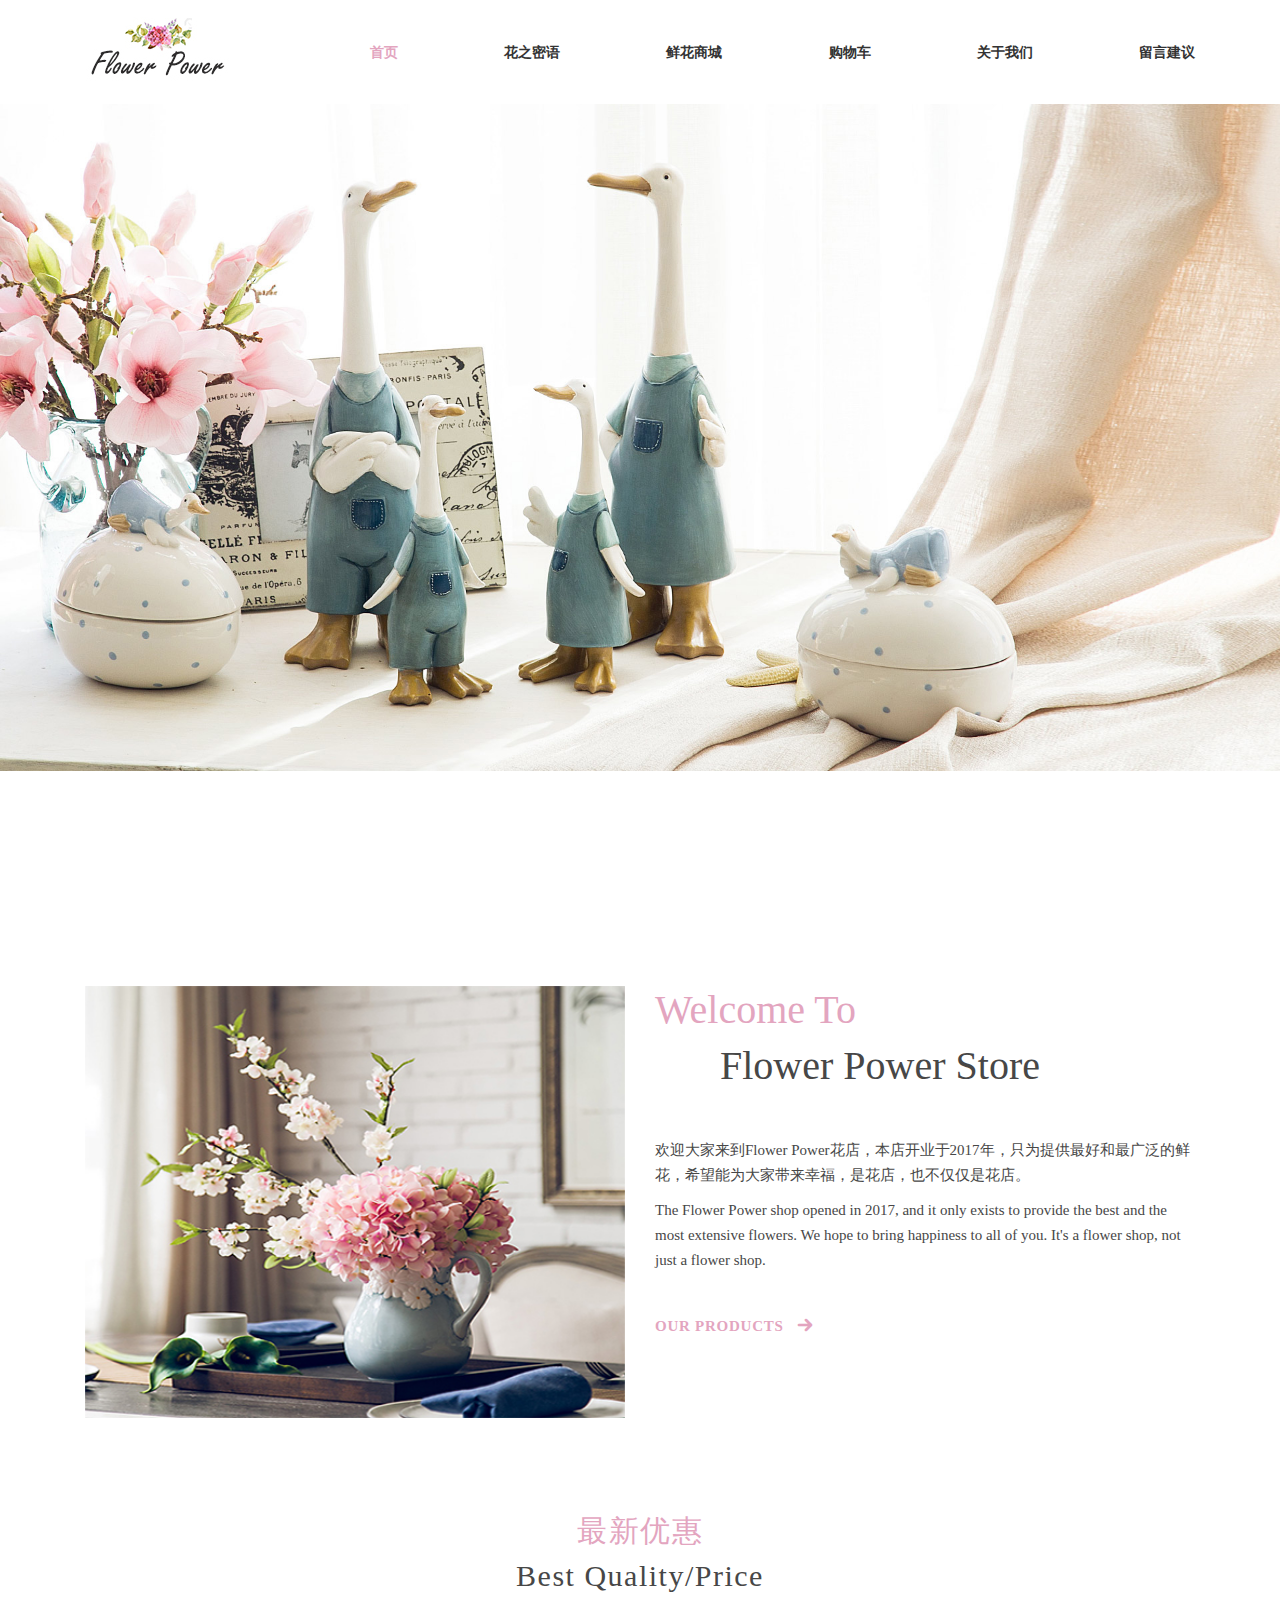
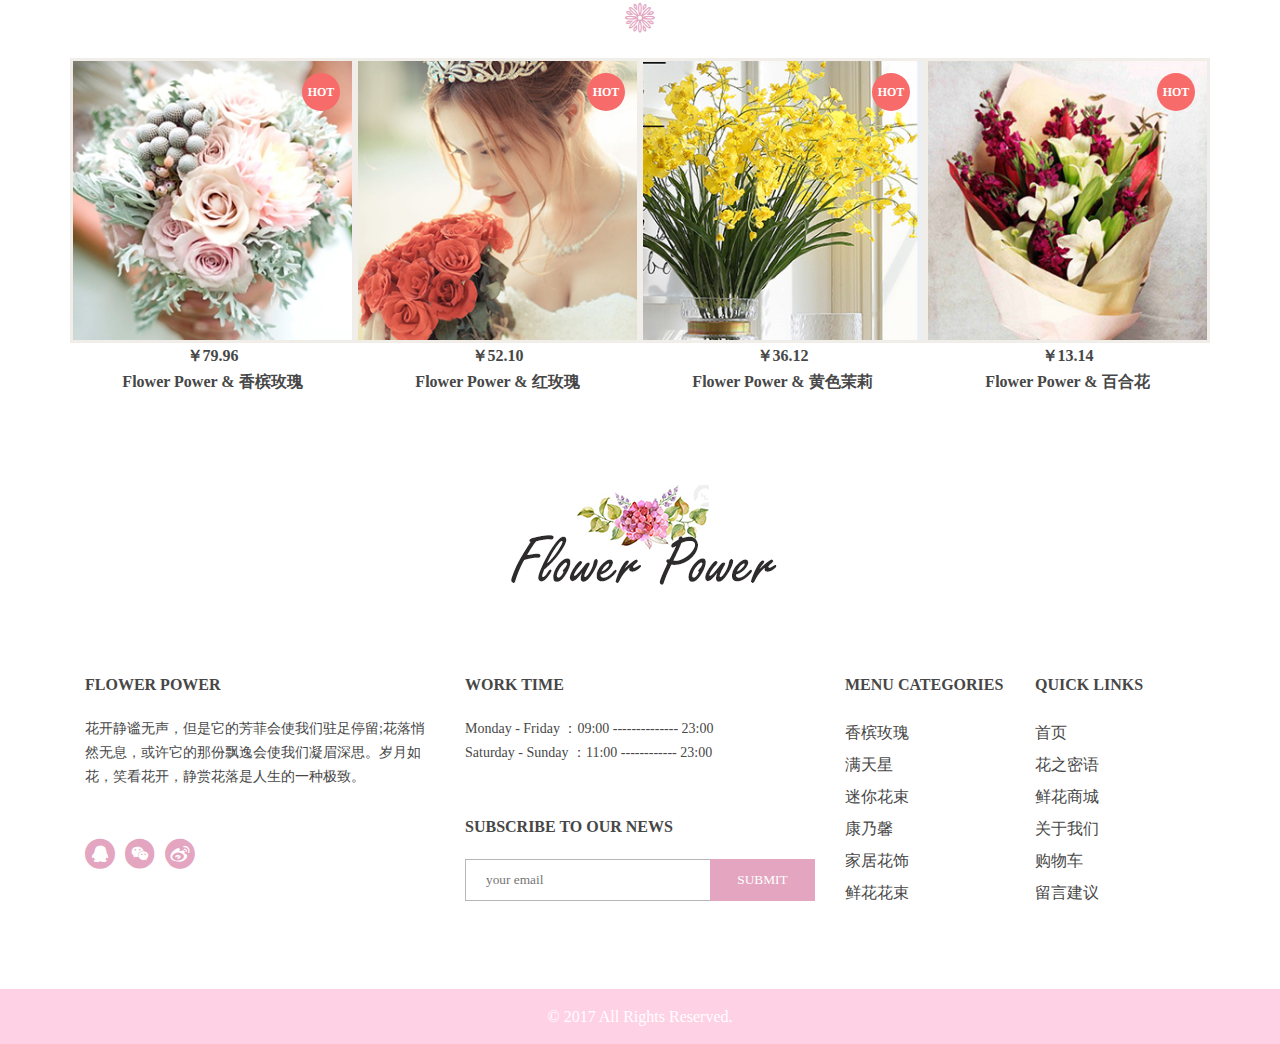
<file: index.html>
<!DOCTYPE html>
<html lang="en">
<head>
	<meta charset="UTF-8">
	<title>Flower Power</title>
	<link rel="stylesheet" href="css/index.css">
	<link rel="stylesheet" href="css/response.css">
	<link rel="stylesheet" href="iconfont/iconfont.css">
	<!-- <script src="js/animate.js"></script> -->
	<script src="js/index.js"></script>
</head>
<body>
<!-- 工作时间、登录、注册 -->
	<!-- <div class="top">
		<div class="container">
			<div class="row">
				<div class="col-lg-12 col-md-12 col-sm-12 col-xs-12">
					<div class="title2">
						<a href="">&nbsp&nbspRegister</a>
						<a href="">Login&nbsp&nbsp|</a>
					</div>
				</div>
			</div>
		</div>
	</div>
 -->
<!--头部开始-->
	<header>
		<div class="container">
			<div class="row">
				<div class="col-lg-3 col-md-3 col-sm-3 col-xs-3">
				<div class="logo">
					<img src="img/logo2.jpg" alt="">
				</div>
				</div>
				<div class="col-lg-9 col-md-9">
					<div class="head-right">
						<nav class="nav1">
							<ul class="main-nav">
								<li><a href="index.html">首页</a></li>
								<li><a href="flower.html">花之密语</a></li>
								<li><a href="shop.html">鲜花商城</a></li>
								<li><a href="car.html">购物车</a></li>
								<li><a href="about.html">关于我们</a></li>
								<li><a href="liuyan.html">留言建议</a></li>
								<!-- <li>
									<a href="">
										<div class="sousuo">
											<input type="text" placeholder="香槟玫瑰">
											<i class="iconfont">&#xe638</i>
										</div>
										
									</a>
								</li> -->
							</ul>
						</nav>
					</div>
				</div>
			</div>
		</div>
	</header>
	
	<div class="head">
		<div class="container">
			<div class="row">
				<div class="head-right">
					<nav class="nav2">
						<ul class="main-nav">
							<li class="col-sm-4 col-xs-4">
								<a><i class="iconfont">&#xe789</i></a>
							</li>
							<li class="col-sm-4 col-xs-4">
								<a href="index.html">Flower Power</a>
							</li>
							<li class="col-sm-4 col-xs-4">
								<a href="car.html"><i class="iconfont">&#xe615</i></a>
							</li>
						</ul>
					</nav>
				</div>
			</div>
		</div>
	</div>
<!-- 头部导航结束 -->

<!-- 侧导航开始 -->
	<div class="section-aside">
		<div class="top">
			<img src="img/logo2.jpg" alt="">
		</div>
		<ul>
			<li><a href="index.html">首页</a></li>
			<li><a href="flower.html">花之密语</a></li>
			<li><a href="shop.html">鲜花商城</a></li>
			
			<li><a href="car.html">购物车</a></li>
			<li><a href="about.html">关于我们</a></li>
			<li><a href="liuyan.html">留言建议</a></li>
		</ul>
	</div>


<!-- banner大图开始 -->
	<div class="section-banner">
		<!-- <div class="container">
			<div class="row"> -->
				<div class="big-img">
					<ul>
						<li class="">
							<img src="img/section1.jpg" alt="">
						</li>	
						<li class="">
							<img src="img/section2.jpg" alt="">
						</li>
						<li class="">
							<img src="img/section3.jpg" alt="">
						</li>
					</ul>
				</div>
			<!-- </div> -->
			<!-- <div class="btn-left"></div>
			<div class="btn-right"></div> -->
		<!-- </div> -->
	</div>

<!-- 欢迎 -->
<section class="section-welcome">
 	    <div class="container">
	 		<ul class="row">
	 			<li class="about-img col-lg-6 col-md-6 col-sm-12 col-xs-12">
	 				<img src="img/welcome.jpg" alt="">
	 			</li>
	 			<li class="about-text col-lg-6 col-md-6 col-sm-12 col-xs-12">
	 				<div class="title1 mb-1">Welcome To</div>
	 				<h2 class="title2 mtn-2">Flower Power Store</h2>
	 				<p>欢迎大家来到Flower Power花店，本店开业于2017年，只为提供最好和最广泛的鲜花，希望能为大家带来幸福，是花店，也不仅仅是花店。</p>
	 				<p>The Flower Power shop opened in 2017, and it only exists to provide the best and the most extensive flowers. We hope to bring happiness to all of you. It's a flower shop, not just a flower shop.</p>
	 				<a href="shop.html" class="title4">Our products&nbsp&nbsp
	 					<i class="iconfont">&#xe610</i>
	 				</a>
 			    </li>
 		    </ul>
 		</div>
 	</section>


<!--最新优惠开始 -->
<section class="section-price">
	<div class="container">
		<div class="row">
			<div class=" why-top col-lg-12 col-md-12 col-sm-12 col-xs-12">
				<div class="text-center mb-1">最新优惠</div>
				<div class="text-center mtn-2">Best Quality/Price</div>
				<div class="icon"><i class="iconfont">&#xe628</i></div>
			</div>
		</div>
		<ul class="row">
				<li class="products col-lg-3 col-md-3 col-sm-6 col-xs-6">
					<a href="shop-xiangqing.html">
						<div class="hot">HOT</div>
						<img src="img/hot1.png" alt="">
						<div class="zhezhao">
						<div class="zz">
							<i class="iconfont">&#xe600</i>
							<i class="iconfont">&#xe70a</i>
							</div>
						</div>
					</a>
					<div class="money">￥79.96</div>
					<div class="des">Flower Power & 香槟玫瑰</div>
				</li>
				<li class="products col-lg-3 col-md-3 col-sm-6 col-xs-6">
					<a href="shop-xiangqing.html">
						<div class="hot">HOT</div>
						<img src="img/hot2.png" alt="">
						<div class="zhezhao">
						<div class="zz">
							<i class="iconfont">&#xe600</i>
							<i class="iconfont">&#xe70a</i></div>
						</div>
					</a>
					<div class="money">￥52.10</div>
					<div class="des">Flower Power & 红玫瑰</div>
				</li>
				<li class="products col-lg-3 col-md-3 col-sm-6 col-xs-6">
					<a href="shop-xiangqing.html">
						<div class="hot">HOT</div>
						<img src="img/hot3.jpg" alt="">
						<div class="zhezhao">
						<div class="zz">
							<i class="iconfont">&#xe600</i>
							<i class="iconfont">&#xe70a</i></div>
						</div>
					</a>
					<div class="money">￥36.12</div>
					<div class="des">Flower Power & 黄色茉莉</div>
				</li>
				<li class="products col-lg-3 col-md-3 col-sm-6 col-xs-6">
					<a href="shop-xiangqing.html">
						<div class="hot">HOT</div>
						<img src="img/hot4.jpg" alt="">
						<div class="zhezhao">
						<div class="zz">
							<i class="iconfont">&#xe600</i>
							<i class="iconfont">&#xe70a</i></div>
						</div>
					</a>
					<div class="money">￥13.14</div>
					<div class="des">Flower Power & 百合花</div>
				</li>
		</ul>
		</div>
</section>

<!-- footer开始 -->
<footer class="footer">
	<div class="container">
		<div class="row">
			<div class="conten-footer">
				<div class="logo-footer">
					<img src="img/logo22.jpg" alt="">
				</div>
			</div>
			<div class="main-text-footer">
				<div class="footerleft col-lg-4 col-md-4 col-sm-6 col-xs-12">
					<div class="footer-left">
						<h3>Flower power</h3>
						<p>花开静谧无声，但是它的芳菲会使我们驻足停留;花落悄然无息，或许它的那份飘逸会使我们凝眉深思。岁月如花，笑看花开，静赏花落是人生的一种极致。</p>
						<ul class="logos">
							<li><a href=""><i class="iconfont">&#xe61d</i></a></li>
							<li><a href=""><i class="iconfont">&#xe63e</i></a></li>
							<li><a href=""><i class="iconfont">&#xe6b7</i></a></li>
						</ul>
					</div>
				</div>

				<div class="footerleft col-lg-4 col-md-4 col-sm-6 col-xs-12">
					<div class="footer-center">
						<div class="work-time">
							<h3>Work Time</h3>
							<div class="main-time">
								<span class="time1">Monday  -  Friday </span>
								<span class="time1"> ：09:00 -------------- 23:00</span>
							</div>
							<div class="main-time">
								<span class="time1">Saturday - Sunday  </span>
								<span class="time1"> ：11:00 ------------ 23:00</span>
							</div>
						</div>

						<div class="email">
							<h3>Subscribe to our news</h3>
							<form action="" class="your-email">
								<input type="text" placeholder="your email" class="input-email">
								<div class="submit">
									<input type="button" value="submit" class="input-submit">
								</div>
							</form>
						</div>
					</div>
				</div>
				
				<div class="footerleft col-lg-2 col-md-2 col-sm-6 col-xs-12">
					<div class="footer-right1">
						<h3>Menu categories</h3>
						<div class="main-categories">
							<p class="text">香槟玫瑰</p>
							<p class="text">满天星</p>
							<p class="text">迷你花束</p>
							<p class="text">康乃馨</p>
							<p class="text">家居花饰</p>
							<p class="text">鲜花花束</p>
						</div>
					</div>
				</div>

				<div class="footerleft col-lg-2 col-md-2 col-sm-6 col-xs-12">
					<div class="footer-right1">
						<h3>quick links</h3>
						<div class="main-categories lianjie">
							<a href="index.html"><p class="text">首页</p></a>
							<a href="flower.html"><p class="text">花之密语</p></a>
							<a href="shop.html"><p class="text">鲜花商城</p></a>
							<a href="about.html"><p class="text">关于我们</p></a>
							<a href="car.html"><p class="text">购物车</p></a>
							<a href="liuyan.html"><p class="text">留言建议</p></a>
						</div>
					</div>
				</div>

			</div>
		</div>
	</div>
</footer>
<div class="footer-bottom">© 2017 All Rights Reserved.</div>



</body>
</html>
</file>
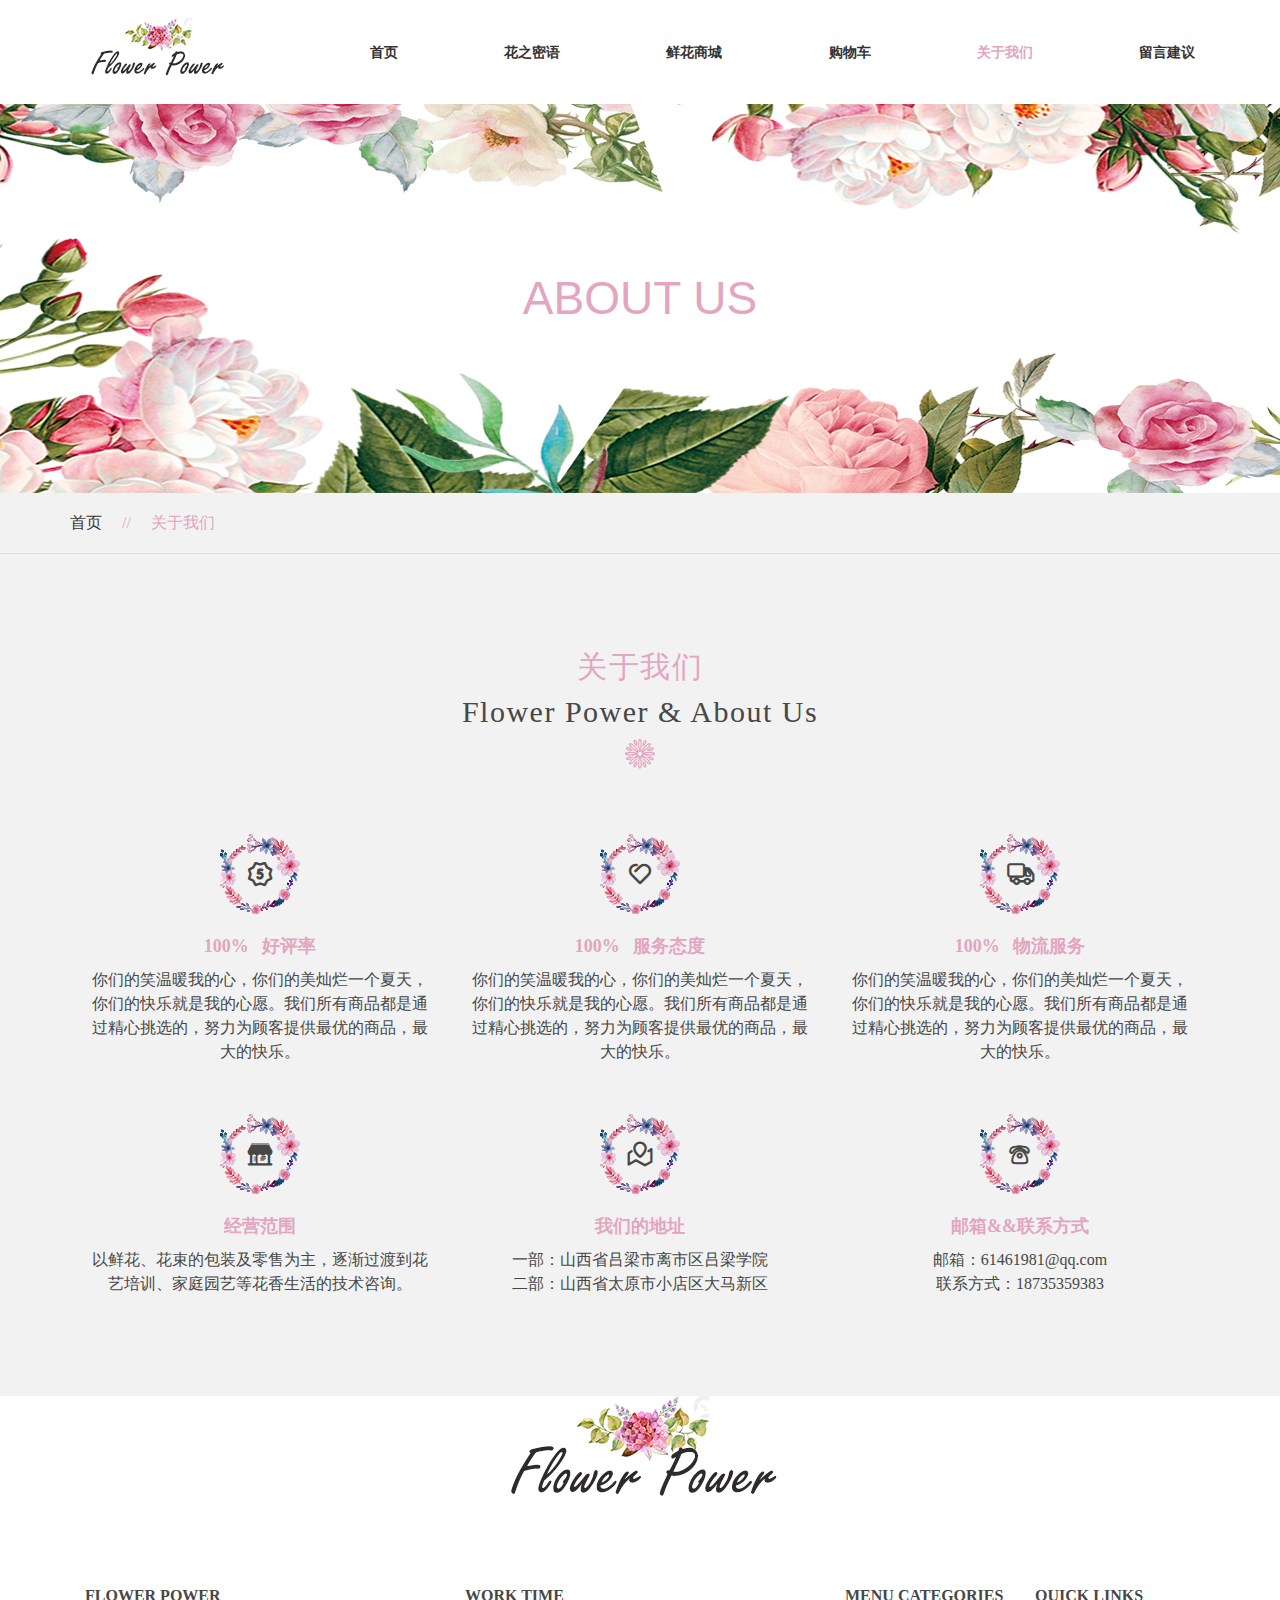
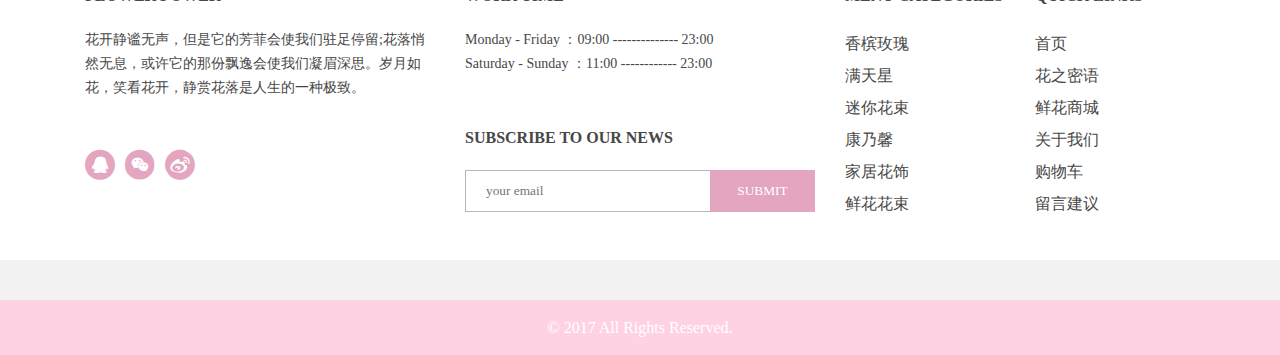
<file: about.html>
<!DOCTYPE html>
<html lang="en">
<head>
	<meta charset="UTF-8">
	<title>关于我们</title>
	<link rel="stylesheet" href="css/about.css">
	<link rel="stylesheet" href="iconfont/iconfont.css">
	<link rel="stylesheet" href="css/response.css">
	<script src="js/base.js"></script>
</head>
<body>
	<!--头部开始-->
	<header>
		<div class="container">
			<div class="row">
				<div class="col-lg-3 col-md-3 col-sm-3 col-xs-3">
				<div class="logo">
					<img src="img/logo2.jpg" alt="">
				</div>
				</div>
				<div class="col-lg-9 col-md-9">
					<div class="head-right">
						<nav class="nav1">
							<ul class="main-nav">
								<li><a href="index.html">首页</a></li>
								<li><a href="flower.html">花之密语</a></li>
								<li><a href="shop.html">鲜花商城</a></li>
								
								<li><a href="car.html">购物车</a></li>
								<li><a href="about.html">关于我们</a></li>
								<li><a href="liuyan.html">留言建议</a></li>
								
							</ul>
						</nav>
					</div>
				</div>
			</div>
		</div>
	</header>
	
	<div class="head">
		<div class="container">
			<div class="row">
				<div class="head-right">
					<nav class="nav2">
						<ul class="main-nav">
							<li class="col-sm-4 col-xs-4">
								<a><i class="iconfont">&#xe789</i></a>
							</li>
							<li class="col-sm-4 col-xs-4">
								<a href="index.html">Flower Power</a>
							</li>
							<li class="col-sm-4 col-xs-4">
								<a href="car.html"><i class="iconfont">&#xe615</i></a>
							</li>
						</ul>
					</nav>
				</div>
			</div>
		</div>
	</div>
<!-- 头部导航结束 -->

<!-- 侧导航开始 -->
	<div class="section-aside">
		<div class="top">
			<img src="img/logo2.jpg" alt="">
		</div>
		<ul>
			<li><a href="index.html">首页</a></li>
			<li><a href="flower.html">花之密语</a></li>
			<li><a href="shop.html">鲜花商城</a></li>
			
			<li><a href="car.html">购物车</a></li>
			<li><a href="about.html">关于我们</a></li>
			<li><a href="liuyan.html">留言建议</a></li>
		</ul>
	</div>




<!-- 图开始 -->
	<section class="banner-img">
		<div class="container">
			<div class="row">
				<div class="big-img col-lg-12 col-md-12 col-sm-12 col-xs-12">
				
					<h2 class="text-center">ABOUT US</h2>
				</div>
				
			</div>
		</div>
	</section>
	<section class="section-mulu">
		<div class="container">
			<div class="row">
				<ul class="mulu">
					<li>首页</li>
					<li><span>//</span>关于我们</li>
				</ul>
			</div>
		</div>
	</section>




	<!--关于我们开始 -->
	<section class="section-price">
		<div class="container">
			<div class="row">
				<div class=" why-top col-lg-12 col-md-12 col-sm-12 col-xs-12">
					<div class="text-center mb-1">关于我们</div>
					<div class="text-center mtn-2">Flower Power & About Us</div>
					<i class="iconfont">&#xe628</i>
				</div>
			</div>
		</div>
	</section>
	

	<!--关于我们详情开始  -->
	<div class="xiangqing">
		<div class="container">
			<ul class="row">
				<li class="xq col-lg-4 col-md-4 col-sm-4 col-xs-12">
					<div class="xq-img">
						<i class="iconfont">&#xe602</i>
					</div>
					<a href="">100%&nbsp&nbsp&nbsp好评率</a>
					<p class="text">
						你们的笑温暖我的心，你们的美灿烂一个夏天，你们的快乐就是我的心愿。我们所有商品都是通过精心挑选的，努力为顾客提供最优的商品，最大的快乐。
					</p>
				</li>
				<li class="xq col-lg-4 col-md-4 col-sm-4 col-xs-12">
					<div class="xq-img">
						<!-- <img src="img/xq-img.png" alt=""> -->
						<i class="iconfont">&#xe622</i>
					</div>
					<a href="">100%&nbsp&nbsp&nbsp服务态度</a>
					<p class="text">
						你们的笑温暖我的心，你们的美灿烂一个夏天，你们的快乐就是我的心愿。我们所有商品都是通过精心挑选的，努力为顾客提供最优的商品，最大的快乐。
					</p>
				</li>
				<li class="xq col-lg-4 col-md-4 col-sm-4 col-xs-12">
					<div class="xq-img">
						<i class="iconfont">&#xe645</i>
					</div>
					<a href="">100%&nbsp&nbsp&nbsp物流服务</a>
					<p class="text">
						你们的笑温暖我的心，你们的美灿烂一个夏天，你们的快乐就是我的心愿。我们所有商品都是通过精心挑选的，努力为顾客提供最优的商品，最大的快乐。
					</p>
				</li>
				<li class="xq col-lg-4 col-md-4 col-sm-4 col-xs-12">
					<div class="xq-img">
						<i class="iconfont">&#xe62b</i>
					</div>
					<a href="">经营范围</a>
					<p class="text">
						以鲜花、花束的包装及零售为主，逐渐过渡到花艺培训、家庭园艺等花香生活的技术咨询。
					</p>
				</li>
				<li class="xq col-lg-4 col-md-4 col-sm-4 col-xs-12">
					<div class="xq-img">
						<i class="iconfont">&#xe618</i>
					</div>
					<a href="">我们的地址</a>
					<p class="text">
						一部：山西省吕梁市离市区吕梁学院<br>
						二部：山西省太原市小店区大马新区
					</p>
				</li>
				<li class="xq col-lg-4 col-md-4 col-sm-4 col-xs-12">
					<div class="xq-img">
						<i class="iconfont">&#xe61b</i>
					</div>
					<a href="">邮箱&&联系方式</a>
					<p class="text">
						邮箱：61461981@qq.com<br>
						联系方式：18735359383
					</p>
				</li>
			</ul>
		</div>
	</div>
	
	<!-- footer开始 -->
<footer class="footer">
	<div class="container">
		<div class="row">
			<div class="conten-footer">
				<div class="logo-footer">
					<img src="img/logo22.jpg" alt="">
				</div>
			</div>
			<div class="main-text-footer">
				<div class="footerleft col-lg-4 col-md-4 col-sm-6 col-xs-12">
					<div class="footer-left">
						<h3>Flower power</h3>
						<p>花开静谧无声，但是它的芳菲会使我们驻足停留;花落悄然无息，或许它的那份飘逸会使我们凝眉深思。岁月如花，笑看花开，静赏花落是人生的一种极致。</p>
						<ul class="logos">
							<li><a href=""><i class="iconfont">&#xe61d</i></a></li>
							<li><a href=""><i class="iconfont">&#xe63e</i></a></li>
							<li><a href=""><i class="iconfont">&#xe6b7</i></a></li>
						</ul>
					</div>
				</div>

				<div class="footerleft col-lg-4 col-md-4 col-sm-6 col-xs-12">
					<div class="footer-center">
						<div class="work-time">
							<h3>Work Time</h3>
							<div class="main-time">
								<span class="time1">Monday  -  Friday </span>
								<span class="time1"> ：09:00 -------------- 23:00</span>
							</div>
							<div class="main-time">
								<span class="time1">Saturday - Sunday  </span>
								<span class="time1"> ：11:00 ------------ 23:00</span>
							</div>
						</div>

						<div class="email">
							<h3>Subscribe to our news</h3>
							<form action="" class="your-email">
								<input type="text" placeholder="your email" class="input-email">
								<div class="submit">
									<input type="button" value="submit" class="input-submit">
								</div>
							</form>
						</div>
					</div>
				</div>
				
				<div class="footerleft col-lg-2 col-md-2 col-sm-6 col-xs-12">
					<div class="footer-right1">
						<h3>Menu categories</h3>
						<div class="main-categories">
							<p class="text">香槟玫瑰</p>
							<p class="text">满天星</p>
							<p class="text">迷你花束</p>
							<p class="text">康乃馨</p>
							<p class="text">家居花饰</p>
							<p class="text">鲜花花束</p>
						</div>
					</div>
				</div>

				<div class="footerleft col-lg-2 col-md-2 col-sm-6 col-xs-12">
					<div class="footer-right1">
						<h3>quick links</h3>
						<div class="main-categories lianjie">
							<a href="index.html"><p class="text">首页</p></a>
							<a href="flower.html"><p class="text">花之密语</p></a>
							<a href="shop.html"><p class="text">鲜花商城</p></a>
							<a href="about.html"><p class="text">关于我们</p></a>
							<a href="car.html"><p class="text">购物车</p></a>
							<a href="liuyan.html"><p class="text">留言建议</p></a>
						</div>
					</div>
				</div>

			</div>
		</div>
	</div>
</footer>
<div class="footer-bottom">© 2017 All Rights Reserved.</div>
</body>
</html>
</file>
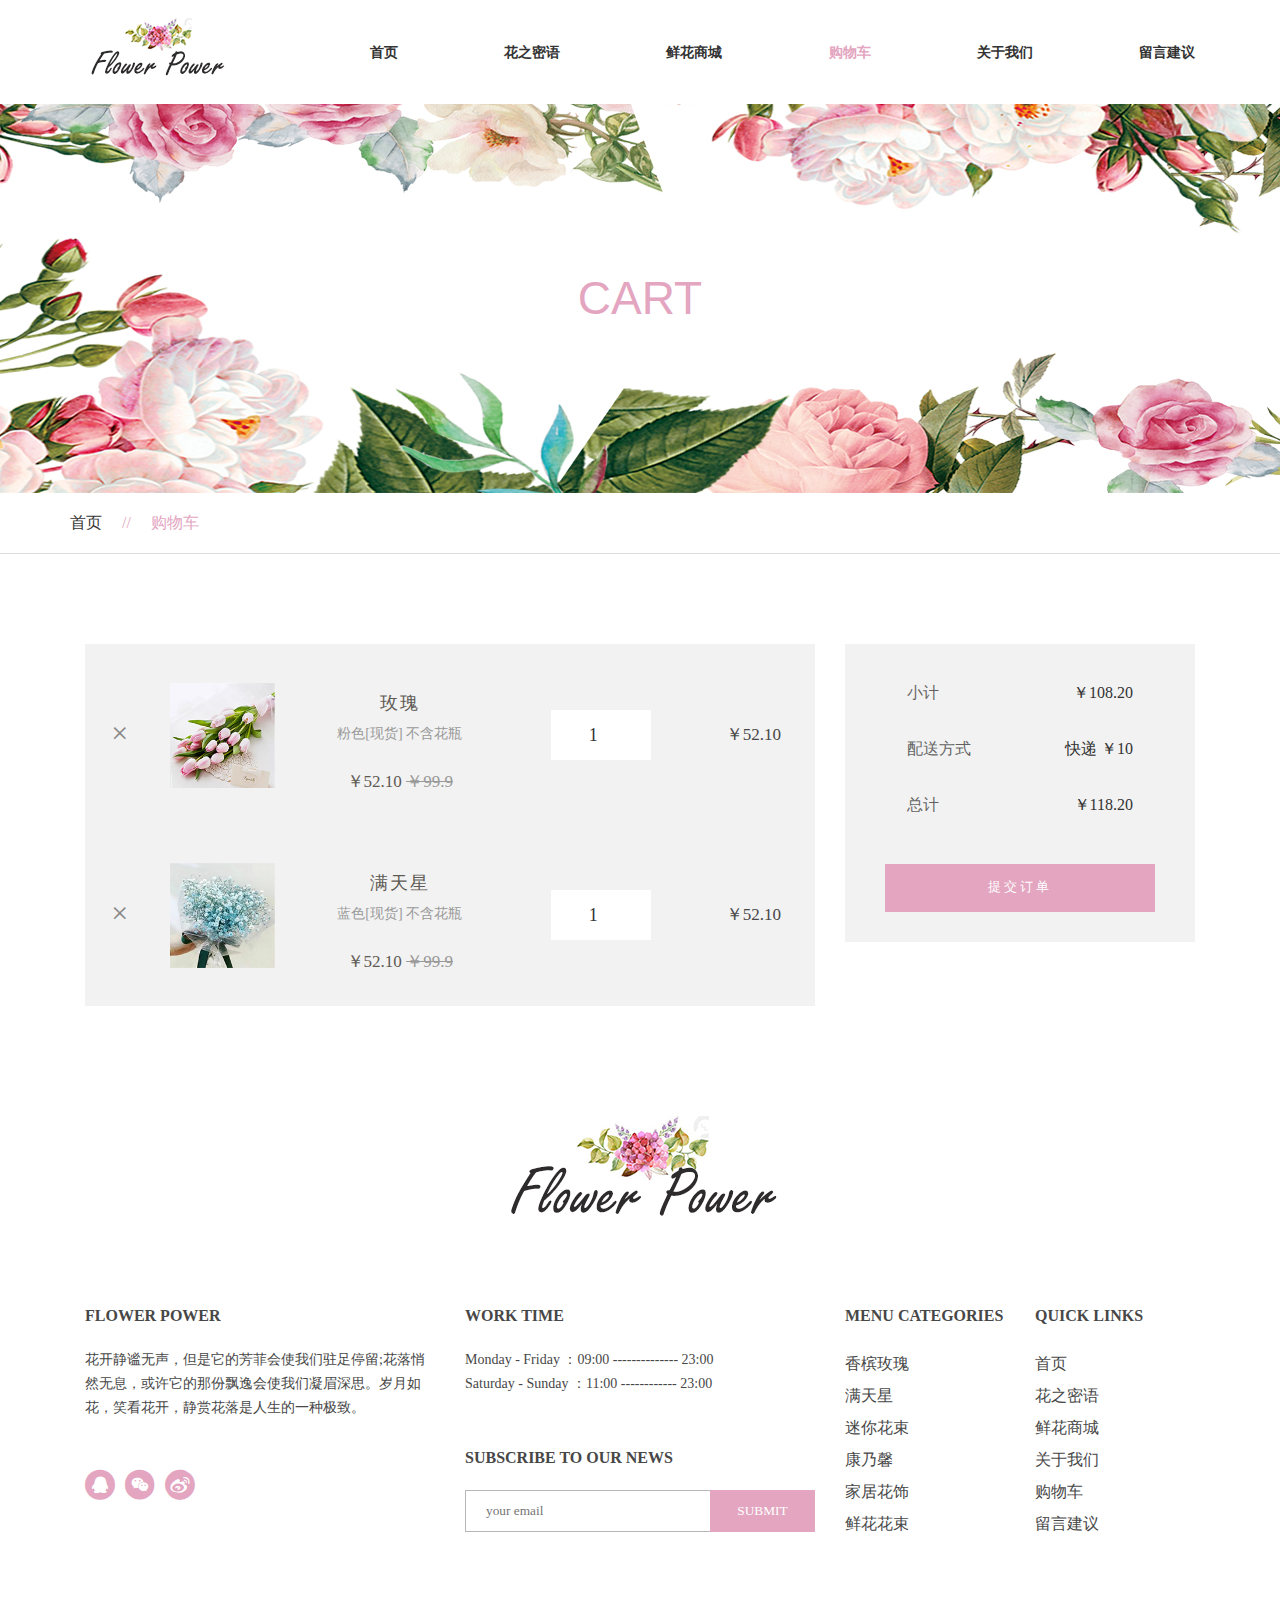
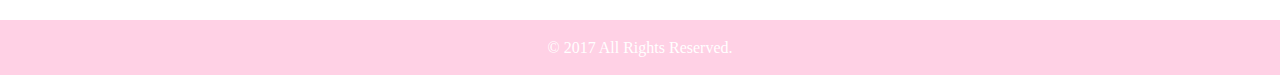
<file: car.html>
<!DOCTYPE html>
<html lang="en">
<head>
	<meta charset="UTF-8">
	<title>购物车</title>
	<link rel="stylesheet" href="css/car.css">
	<link rel="stylesheet" href="iconfont/iconfont.css">
	<link rel="stylesheet" href="css/response.css">
	<script src="js/base.js"></script>
</head>
<body>
<!--头部开始-->
	<header>
		<div class="container">
			<div class="row">
				<div class="col-lg-3 col-md-3 col-sm-3 col-xs-3">
				<div class="logo">
					<img src="img/logo2.jpg" alt="">
				</div>
				</div>
				<div class="col-lg-9 col-md-9">
					<div class="head-right">
						<nav class="nav1">
							<ul class="main-nav">
								<li><a href="index.html">首页</a></li>
								<li><a href="flower.html">花之密语</a></li>
								<li><a href="shop.html">鲜花商城</a></li>
								
								<li><a href="car.html">购物车</a></li>
								<li><a href="about.html">关于我们</a></li>
								<li><a href="liuyan.html">留言建议</a></li>
								
							</ul>
						</nav>
					</div>
				</div>
			</div>
		</div>
	</header>
	
	<div class="head">
		<div class="container">
			<div class="row">
				<div class="head-right">
					<nav class="nav2">
						<ul class="main-nav">
							<li class="col-sm-4 col-xs-4">
								<a><i class="iconfont">&#xe789</i></a>
							</li>
							<li class="col-sm-4 col-xs-4">
								<a href="index.html">Flower Power</a>
							</li>
							<li class="col-sm-4 col-xs-4">
								<a href="car.html"><i class="iconfont">&#xe615</i></a>
							</li>
						</ul>
					</nav>
				</div>
			</div>
		</div>
	</div>
<!-- 头部导航结束 -->

<!-- 侧导航开始 -->
	<div class="section-aside">
		<div class="top">
			<img src="img/logo2.jpg" alt="">
		</div>
		<ul>
			<li><a href="index.html">首页</a></li>
			<li><a href="flower.html">花之密语</a></li>
			<li><a href="shop.html">鲜花商城</a></li>
			
			<li><a href="car.html">购物车</a></li>
			<li><a href="about.html">关于我们</a></li>
			<li><a href="liuyan.html">留言建议</a></li>
		</ul>
	</div>




<!-- 图开始 -->
	<section class="banner-img">
		<div class="container">
			<div class="row">
				<div class="big-img col-lg-12 col-md-12 col-sm-12 col-xs-12">
				
					<h2 class="text-center">CART</h2>
				</div>
				
			</div>
		</div>
	</section>
	<section class="section-mulu">
		<div class="container">
			<div class="row">
				<ul class="mulu">
					<li>首页</li>
					<li><span>//</span>购物车</li>
				</ul>
			</div>
		</div>
	</section>


	<!-- 购物车 -->
	<section class="car">
		<div class="container">
			<div class="row">
				<div class="col-lg-8 col-md-8 col-sm-12 col-xs-12">
					<table class="table">	
						<tbody>
							<tr>
								<td class="delete">
									<a href="">×</a>
								</td>
								<td class="shop">
									<a href="shop-xiangqing.html"><img src="img/car1.jpg" alt=""></a>
								</td>
								<td class="name">
									<a href="shop-xiangqing.html">玫瑰</a>
									<span class="des">粉色[现货] 不含花瓶</span><br>
									<span class=price>￥52.10 <del>￥99.9</del></span>
								</td>
								<td class="number">	
									<input type="number" min="0" name="number" value="1" size="4">
								</td>
								<td class="zong">	
									<span>￥52.10</span>
								</td>
							</tr>
							<tr>
								<td class="delete">
									<a href="">×</a>
								</td>
								<td class="shop">
									<a href="shop-xiangqing.html"><img src="img/car2.jpg" alt=""></a>
								</td>
								<td class="name">
									<a href="shop-xiangqing.html">满天星</a>
									<span class="des">蓝色[现货] 不含花瓶</span><br>
									<span class=price>￥52.10 <del>￥99.9</del></span>
								</td>
								<td class="number">	
									<input type="number" min="0" name="number" value="1" size="4">
								</td>
								<td class="zong">	
									<span>￥52.10</span>
								</td>
							</tr>		
						</tbody>
					</table>
				</div>

				<div class="col-lg-4 col-md-4 col-sm-12 col-xs-12">
					<div class="totals">
						<table>
							<tbody>
								<tr class="car-subtotal">
									<th>小计</th>
									<td>￥108.20</td>
								</tr>
								<tr class="car-subtotal">
									<th>配送方式</th>
									<td>快递 ￥10</td>
								</tr>
								<tr class="car-subtotal">
									<th>总计</th>
									<td>￥118.20</td>
								</tr>
							</tbody>
						</table>

						<div class="jiesuan">
							<a href="	">提交订单</a>
						</div>
					</div>
				</div>
			</div>	
		</div>
	</section>

	<!-- footer开始 -->
<footer class="footer">
	<div class="container">
		<div class="row">
			<div class="conten-footer">
				<div class="logo-footer">
					<img src="img/logo22.jpg" alt="">
				</div>
			</div>
			<div class="main-text-footer">
				<div class="footerleft col-lg-4 col-md-4 col-sm-6 col-xs-12">
					<div class="footer-left">
						<h3>Flower power</h3>
						<p>花开静谧无声，但是它的芳菲会使我们驻足停留;花落悄然无息，或许它的那份飘逸会使我们凝眉深思。岁月如花，笑看花开，静赏花落是人生的一种极致。</p>
						<ul class="logos">
							<li><a href=""><i class="iconfont">&#xe61d</i></a></li>
							<li><a href=""><i class="iconfont">&#xe63e</i></a></li>
							<li><a href=""><i class="iconfont">&#xe6b7</i></a></li>
						</ul>
					</div>
				</div>

				<div class="footerleft col-lg-4 col-md-4 col-sm-6 col-xs-12">
					<div class="footer-center">
						<div class="work-time">
							<h3>Work Time</h3>
							<div class="main-time">
								<span class="time1">Monday  -  Friday </span>
								<span class="time1"> ：09:00 -------------- 23:00</span>
							</div>
							<div class="main-time">
								<span class="time1">Saturday - Sunday  </span>
								<span class="time1"> ：11:00 ------------ 23:00</span>
							</div>
						</div>

						<div class="email">
							<h3>Subscribe to our news</h3>
							<form action="" class="your-email">
								<input type="text" placeholder="your email" class="input-email">
								<div class="submit">
									<input type="button" value="submit" class="input-submit">
								</div>
							</form>
						</div>
					</div>
				</div>
				
				<div class="footerleft col-lg-2 col-md-2 col-sm-6 col-xs-12">
					<div class="footer-right1">
						<h3>Menu categories</h3>
						<div class="main-categories">
							<p class="text">香槟玫瑰</p>
							<p class="text">满天星</p>
							<p class="text">迷你花束</p>
							<p class="text">康乃馨</p>
							<p class="text">家居花饰</p>
							<p class="text">鲜花花束</p>
						</div>
					</div>
				</div>

				<div class="footerleft col-lg-2 col-md-2 col-sm-6 col-xs-12">
					<div class="footer-right1">
						<h3>quick links</h3>
						<div class="main-categories lianjie">
							<a href="index.html"><p class="text">首页</p></a>
							<a href="flower.html"><p class="text">花之密语</p></a>
							<a href="shop.html"><p class="text">鲜花商城</p></a>
							<a href="about.html"><p class="text">关于我们</p></a>
							<a href="car.html"><p class="text">购物车</p></a>
							<a href="liuyan.html"><p class="text">留言建议</p></a>
						</div>
					</div>
				</div>

			</div>
		</div>
	</div>
</footer>
<div class="footer-bottom">© 2017 All Rights Reserved.</div>

</body>
</html>
</file>
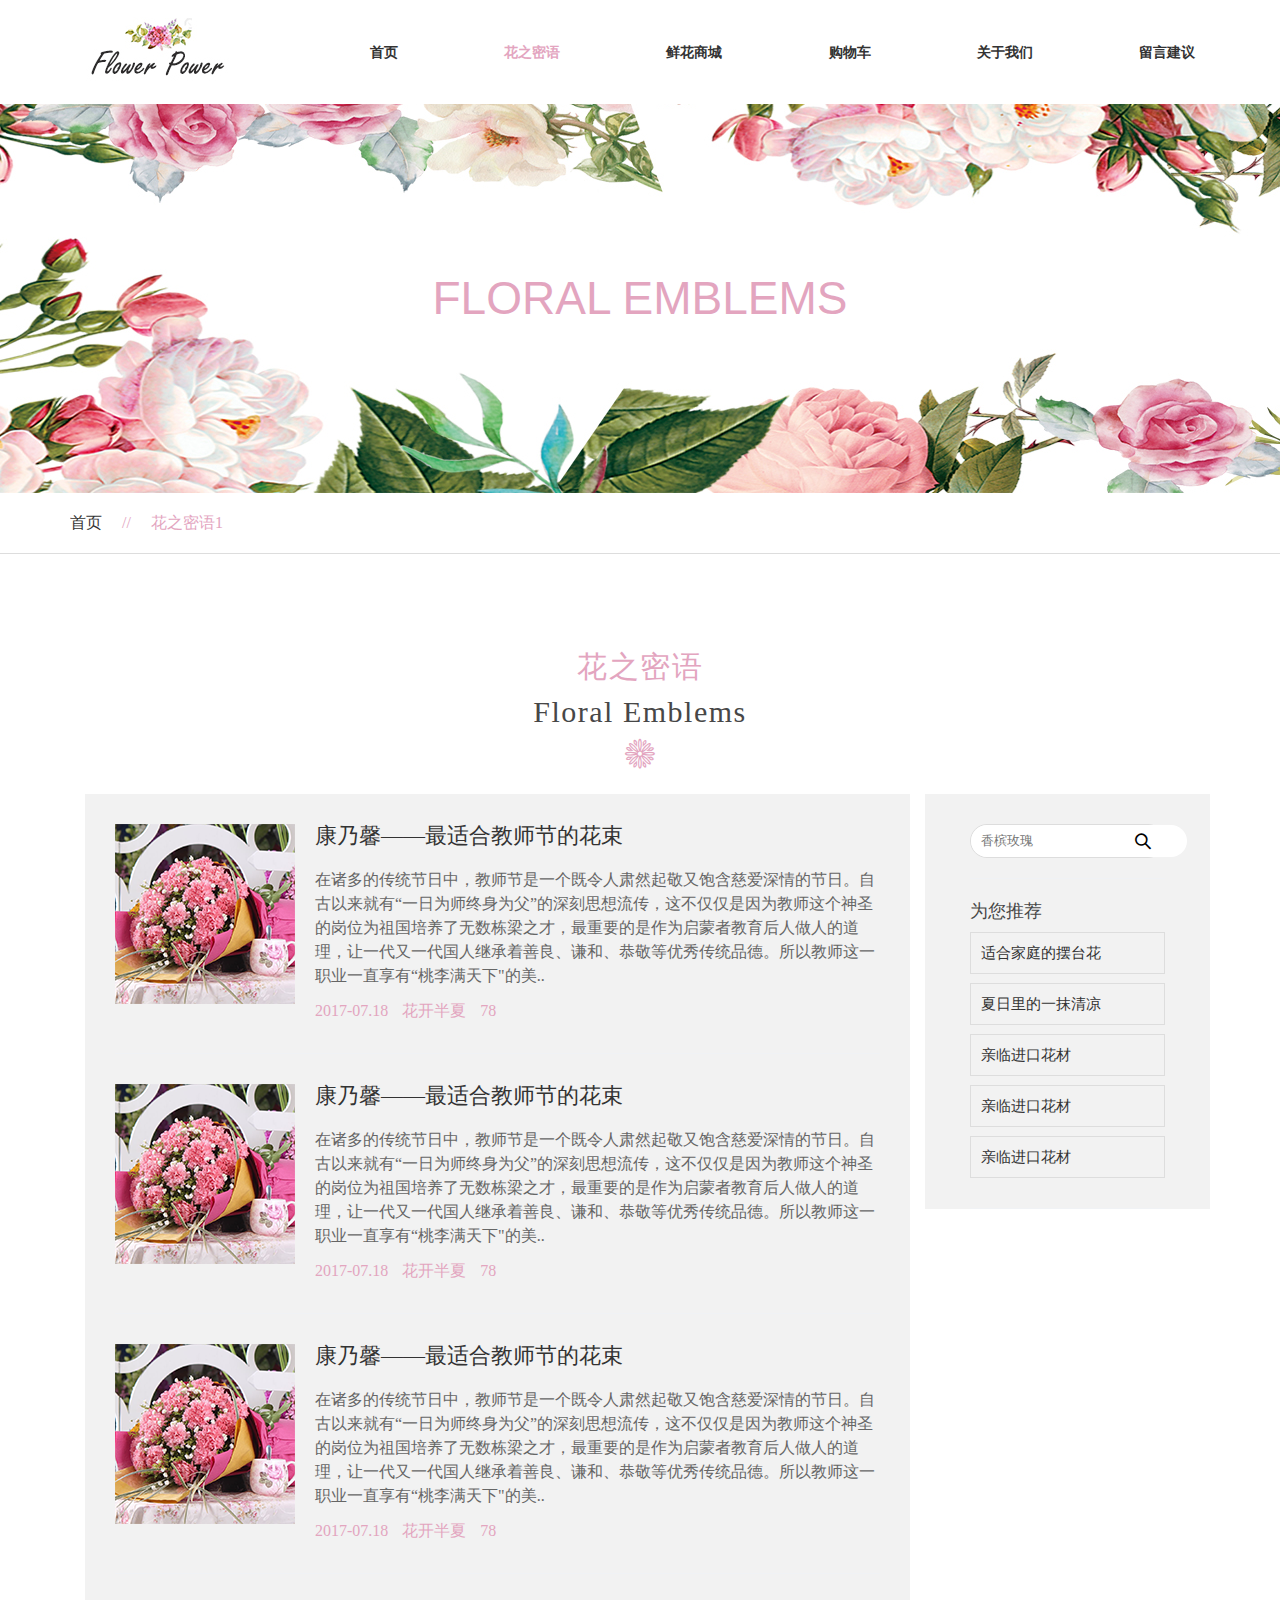
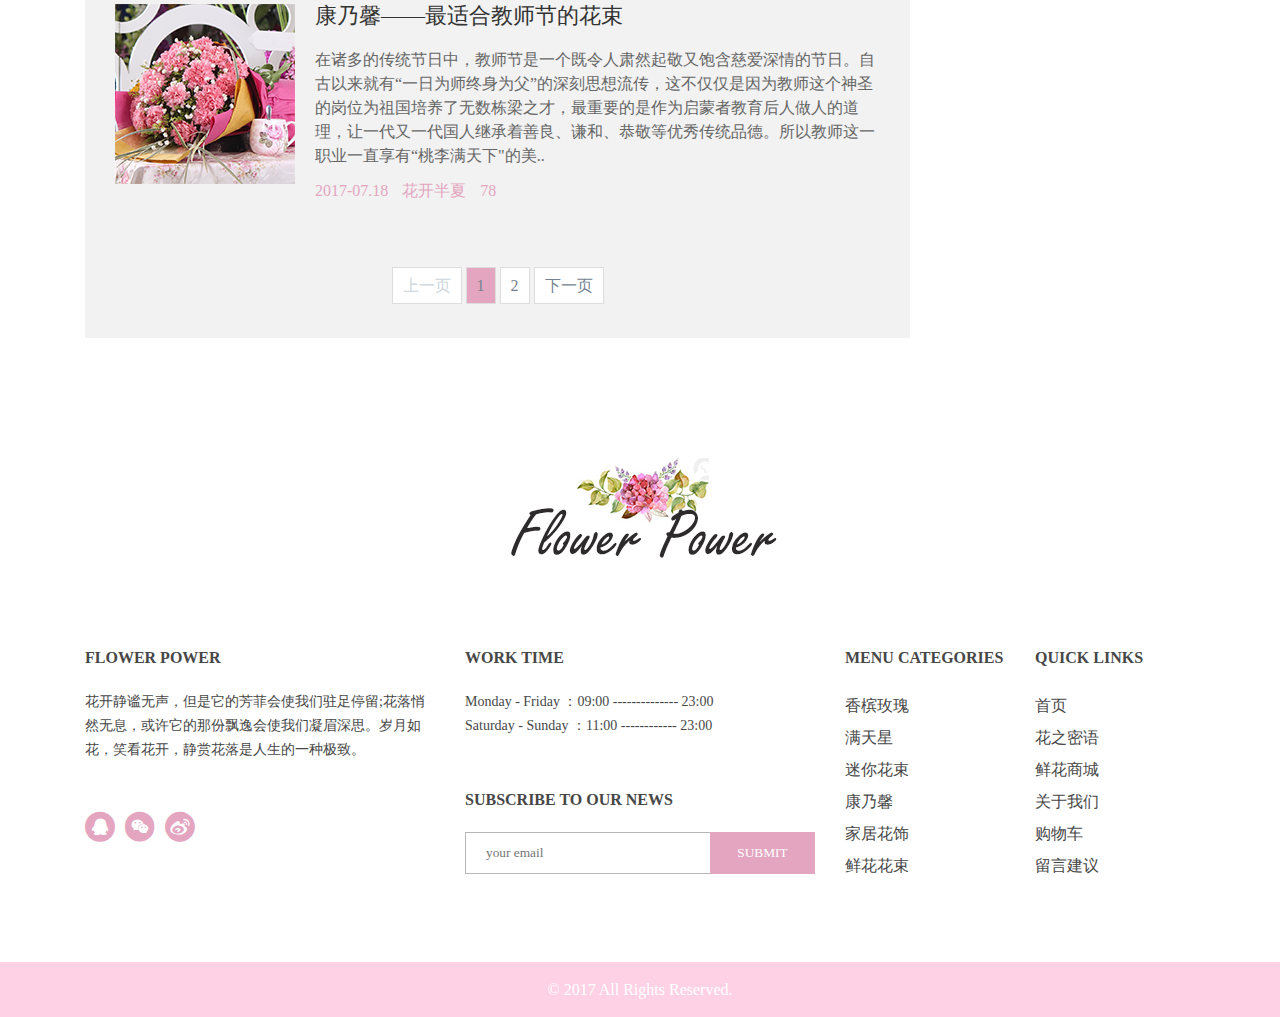
<file: flower.html>
<!DOCTYPE html>
<html lang="en">
<head>
	<meta charset="UTF-8">
	<title>花之密语</title>
	<link rel="stylesheet" href="css/flower.css">
	<link rel="stylesheet" href="iconfont/iconfont.css">
	<link rel="stylesheet" href="css/response.css">
	<script src="js/base.js"></script>
</head>
<body>
<!--头部开始-->
	<header>
		<div class="container">
			<div class="row">
				<div class="col-lg-3 col-md-3 col-sm-3 col-xs-3">
				<div class="logo">
					<img src="img/logo2.jpg" alt="">
				</div>
				</div>
				<div class="col-lg-9 col-md-9">
					<div class="head-right">
						<nav class="nav1">
							<ul class="main-nav">
								<li><a href="index.html">首页</a></li>
								<li><a href="flower.html">花之密语</a></li>
								<li><a href="shop.html">鲜花商城</a></li>
								<li><a href="car.html">购物车</a></li>
								<li><a href="about.html">关于我们</a></li>
								<li><a href="liuyan.html">留言建议</a></li>
								
							</ul>
						</nav>
					</div>
				</div>
			</div>
		</div>
	</header>
	
	<div class="head">
		<div class="container">
			<div class="row">
				<div class="head-right">
					<nav class="nav2">
						<ul class="main-nav">
							<li class="col-sm-4 col-xs-4">
								<a><i class="iconfont">&#xe789</i></a>
							</li>
							<li class="col-sm-4 col-xs-4">
								<a href="index.html">Flower Power</a>
							</li>
							<li class="col-sm-4 col-xs-4">
								<a href="car.html"><i class="iconfont">&#xe615</i></a>
							</li>
						</ul>
					</nav>
				</div>
			</div>
		</div>
	</div>
<!-- 头部导航结束 -->

<!-- 侧导航开始 -->
	<div class="section-aside">
		<div class="top">
			<img src="img/logo2.jpg" alt="">
		</div>
		<ul>
			<li><a href="index.html">首页</a></li>
			<li><a href="flower.html">花之密语</a></li>
			<li><a href="shop.html">鲜花商城</a></li>
			
			<li><a href="about.html">购物车</a></li>
			<li><a href="about.html">关于我们</a></li>
			<li><a href="liuyan.html">留言建议</a></li>
		</ul>
	</div>




<!-- 图开始 -->
	<section class="banner-img">
		<div class="container">
			<div class="row">
				<div class="big-img col-lg-12 col-md-12 col-sm-12 col-xs-12">
				
					<h2 class="text-center">FLORAL EMBLEMS</h2>
				</div>
				
			</div>
		</div>
	</section>
	<section class="section-mulu">
		<div class="container">
			<div class="row">
				<ul class="mulu">
					<li>首页</li>
					<li><span>//</span>花之密语1</li>
				</ul>
			</div>
		</div>
	</section>


<!--最新优惠开始 -->
<section class="section-price">
	<div class="container">
		<div class="row">
			<div class=" why-top col-lg-12 col-md-12 col-sm-12 col-xs-12">
				<div class="text-center mb-1">花之密语</div>
				<div class="text-center mtn-2">Floral Emblems</div>
				<div class="icon"><i class="iconfont">&#xe628</i></div>
			</div>
		</div>
	</div>
</section>

<!-- 花语详情 -->
<section class="section-huayu">
 	    <div class="container">
	 		<div class="row">
		 		<div class="huayu-left col-lg-9 col-md-9 col-sm-12 col-xs-12">
		 			<div class="row">
		 				<div class="huayu-list">
	 						<ul class="lists">
	 							<li>
	 								<div class="media  media-lg">
	 									<div class="hy-img">
	 										<img src="img/huayu3.png" alt="">
	 									</div>
	 									<div class="hy-body">
	 										<h4><a href="huayu-xiangqing.html">康乃馨——最适合教师节的花束</a></h4>
	 										<p class="des">
	 											在诸多的传统节日中，教师节是一个既令人肃然起敬又饱含慈爱深情的节日。自古以来就有“一日为师终身为父”的深刻思想流传，这不仅仅是因为教师这个神圣的岗位为祖国培养了无数栋梁之才，最重要的是作为启蒙者教育后人做人的道理，让一代又一代国人继承着善良、谦和、恭敬等优秀传统品德。所以教师这一职业一直享有“桃李满天下"的美..
	 										</p>
	 										<p class="info">
	 											<span class="info1">2017-07.18</span>
	 											<span class="info1 info2">花开半夏</span>
	 											<span class="info1 info2">
	 												<i class="iconfont"></i>
	 												78
	 											</span>
	 										</p>
	 									</div>
	 								</div>
	 							</li>
	 							<li>
	 								<div class="media  media-lg">
	 									<div class="hy-img">
	 										<img src="img/huayu3.png" alt="">
	 									</div>
	 									<div class="hy-body">
	 										<h4><a href="huayu-xiangqing.html">康乃馨——最适合教师节的花束</a></h4>
	 										<p class="des">
	 											在诸多的传统节日中，教师节是一个既令人肃然起敬又饱含慈爱深情的节日。自古以来就有“一日为师终身为父”的深刻思想流传，这不仅仅是因为教师这个神圣的岗位为祖国培养了无数栋梁之才，最重要的是作为启蒙者教育后人做人的道理，让一代又一代国人继承着善良、谦和、恭敬等优秀传统品德。所以教师这一职业一直享有“桃李满天下"的美..
	 										</p>
	 										<p class="info">
	 											<span class="info1">2017-07.18</span>
	 											<span class="info1 info2">花开半夏</span>
	 											<span class="info1 info2">
	 												<i class="iconfont"></i>
	 												78
	 											</span>
	 										</p>
	 									</div>
	 								</div>
	 							</li>
	 							<li>
	 								<div class="media  media-lg">
	 									<div class="hy-img">
	 										<img src="img/huayu3.png" alt="">
	 									</div>
	 									<div class="hy-body">
	 										<h4><a href="huayu-xiangqing.html">康乃馨——最适合教师节的花束</a></h4>
	 										<p class="des">
	 											在诸多的传统节日中，教师节是一个既令人肃然起敬又饱含慈爱深情的节日。自古以来就有“一日为师终身为父”的深刻思想流传，这不仅仅是因为教师这个神圣的岗位为祖国培养了无数栋梁之才，最重要的是作为启蒙者教育后人做人的道理，让一代又一代国人继承着善良、谦和、恭敬等优秀传统品德。所以教师这一职业一直享有“桃李满天下"的美..
	 										</p>
	 										<p class="info">
	 											<span class="info1">2017-07.18</span>
	 											<span class="info1 info2">花开半夏</span>
	 											<span class="info1 info2">
	 												<i class="iconfont"></i>
	 												78
	 											</span>
	 										</p>
	 									</div>
	 								</div>
	 							</li>
	 							<li>
	 								<div class="media  media-lg">
	 									<div class="hy-img">
	 										<img src="img/huayu3.png" alt="">
	 									</div>
	 									<div class="hy-body">
	 										<h4><a href="huayu-xiangqing.html">康乃馨——最适合教师节的花束</a></h4>
	 										<p class="des">
	 											在诸多的传统节日中，教师节是一个既令人肃然起敬又饱含慈爱深情的节日。自古以来就有“一日为师终身为父”的深刻思想流传，这不仅仅是因为教师这个神圣的岗位为祖国培养了无数栋梁之才，最重要的是作为启蒙者教育后人做人的道理，让一代又一代国人继承着善良、谦和、恭敬等优秀传统品德。所以教师这一职业一直享有“桃李满天下"的美..
	 										</p>
	 										<p class="info">
	 											<span class="info1">2017-07.18</span>
	 											<span class="info1 info2">花开半夏</span>
	 											<span class="info1 info2">
	 												<i class="iconfont"></i>
	 												78
	 											</span>
	 										</p>
	 									</div>
	 								</div>
	 							</li>
	 						</ul>
	 						

	 						<!-- 隐藏部分 -->
	 						<ul class="lists-2">
	 							<li>
	 								<div class="media  media-lg">
	 									<div class="hy-img ">
	 										<img src="img/huayu33.png" alt="">
	 									</div>
	 									<div class="hy-body">
	 										<h2><a href="huayu-xiangqing.html">康乃馨——最适合教师节的花束</a></h2>
	 										<p class="info">
	 											<span class="info1">2017-7-18</span>
	 											<span class="info1 info2">花开半夏</span>
	 											<!-- <span class="info1 info2">
	 												<i class="iconfont"></i>
	 												78
	 											</span> -->
	 										</p>
	 									</div>
	 								</div>
	 							</li>
	 							<li>
	 								<div class="media  media-lg">
	 									<div class="hy-img">
	 										<img src="img/huayu33.png" alt="">
	 									</div>
	 									<div class="hy-body">
	 										<h2><a href="huayu-xiangqing.html">康乃馨——最适合教师节的花束</a></h2>
	 										<p class="info">
	 											<span class="info1">2017-7-18</span>
	 											<span class="info1 info2">花开半夏</span>
	 											<!-- <span class="info1 info2">
	 												<i class="iconfont"></i>
	 												78
	 											</span> -->
	 										</p>
	 									</div>
	 								</div>
	 							</li>
	 							<li>
	 								<div class="media  media-lg">
	 									<div class="hy-img">
	 										<img src="img/huayu33.png" alt="">
	 									</div>
	 									<div class="hy-body">
	 										<h2><a href="huayu-xiangqing.html">康乃馨——最适合教师节的花束</a></h2>
	 										<p class="info">
	 											<span class="info1">2017-7-18</span>
	 											<span class="info1 info2">花开半夏</span>
	 											<!-- <span class="info1 info2">
	 												<i class="iconfont"></i>
	 												78
	 											</span> -->
	 										</p>
	 									</div>
	 								</div>
	 							</li>
	 							<li>
	 								<div class="media  media-lg">
	 									<div class="hy-img">
	 										<img src="img/huayu33.png" alt="">
	 									</div>
	 									<div class="hy-body">
	 										<h2><a href="huayu-xiangqing.html">康乃馨——最适合教师节的花束</a></h2>
	 										<p class="info">
	 											<span class="info1">2017-7-18</span>
	 											<span class="info1 info2">花开半夏</span>
	 											<!-- <span class="info1 info2">
	 												<i class="iconfont"></i>
	 												78
	 											</span> -->
	 										</p>
	 									</div>
	 								</div>
	 							</li>
	 						</ul>
	 						

	 						<div class="btn">
	 							<div class="btn-list">
	 								<span>上一页</span>
	 								<a href="">1</a>
	 								<a href="flower2.html">2</a>
	 								<a href="flower2.html">下一页</a>
	 							</div>
	 						</div>
	 					</div>
		 			</div>
		 		</div>

		 		<div class="huayu-right col-lg-3 col-md-3 col-sm-12 col-xs-12">
					<div class="row">
						<div class="hy-right">
							<form action="">
								<div class="search">
									<input type="text" placeholder="香槟玫瑰">
									<button type="submit">
										<i class="iconfont">&#xe638</i>
									</button>
								</div>
							</form>

							<div class="tuijian">
								<h3>为您推荐</h3>
								<ul class="tj-list">
									<li><a href="">适合家庭的摆台花</a></li>
									<li><a href="">夏日里的一抹清凉</a></li>
									<li><a href="">亲临进口花材</a></li>
									<li><a href="">亲临进口花材</a></li>
									<li><a href="">亲临进口花材</a></li>
								</ul>
							</div>
						</div>
					</div>
		 		</div>
	 			
 		    </div>
 		</div>
 	</section>

<!-- footer开始 -->
<footer class="footer">
	<div class="container">
		<div class="row">
			<div class="conten-footer">
				<div class="logo-footer">
					<img src="img/logo22.jpg" alt="">
				</div>
			</div>
			<div class="main-text-footer">
				<div class="footerleft col-lg-4 col-md-4 col-sm-6 col-xs-12">
					<div class="footer-left">
						<h3>Flower power</h3>
						<p>花开静谧无声，但是它的芳菲会使我们驻足停留;花落悄然无息，或许它的那份飘逸会使我们凝眉深思。岁月如花，笑看花开，静赏花落是人生的一种极致。</p>
						<ul class="logos">
							<li><a href=""><i class="iconfont">&#xe61d</i></a></li>
							<li><a href=""><i class="iconfont">&#xe63e</i></a></li>
							<li><a href=""><i class="iconfont">&#xe6b7</i></a></li>
						</ul>
					</div>
				</div>

				<div class="footerleft col-lg-4 col-md-4 col-sm-6 col-xs-12">
					<div class="footer-center">
						<div class="work-time">
							<h3>Work Time</h3>
							<div class="main-time">
								<span class="time1">Monday  -  Friday </span>
								<span class="time1"> ：09:00 -------------- 23:00</span>
							</div>
							<div class="main-time">
								<span class="time1">Saturday - Sunday  </span>
								<span class="time1"> ：11:00 ------------ 23:00</span>
							</div>
						</div>

						<div class="email">
							<h3>Subscribe to our news</h3>
							<form action="" class="your-email">
								<input type="text" placeholder="your email" class="input-email">
								<div class="submit">
									<input type="button" value="submit" class="input-submit">
								</div>
							</form>
						</div>
					</div>
				</div>
				
				<div class="footerleft col-lg-2 col-md-2 col-sm-6 col-xs-12">
					<div class="footer-right1">
						<h3>Menu categories</h3>
						<div class="main-categories">
							<p class="text">香槟玫瑰</p>
							<p class="text">满天星</p>
							<p class="text">迷你花束</p>
							<p class="text">康乃馨</p>
							<p class="text">家居花饰</p>
							<p class="text">鲜花花束</p>
						</div>
					</div>
				</div>

				<div class="footerleft col-lg-2 col-md-2 col-sm-6 col-xs-12">
					<div class="footer-right1">
						<h3>quick links</h3>
						<div class="main-categories lianjie">
							<a href="index.html"><p class="text">首页</p></a>
							<a href="flower.html"><p class="text">花之密语</p></a>
							<a href="shop.html"><p class="text">鲜花商城</p></a>
							<a href="about.html"><p class="text">关于我们</p></a>
							<a href="car.html"><p class="text">购物车</p></a>
							<a href="liuyan.html"><p class="text">留言建议</p></a>
						</div>
					</div>
				</div>

			</div>
		</div>
	</div>
</footer>
<div class="footer-bottom">© 2017 All Rights Reserved.</div>

	
</body>
</html>
</file>
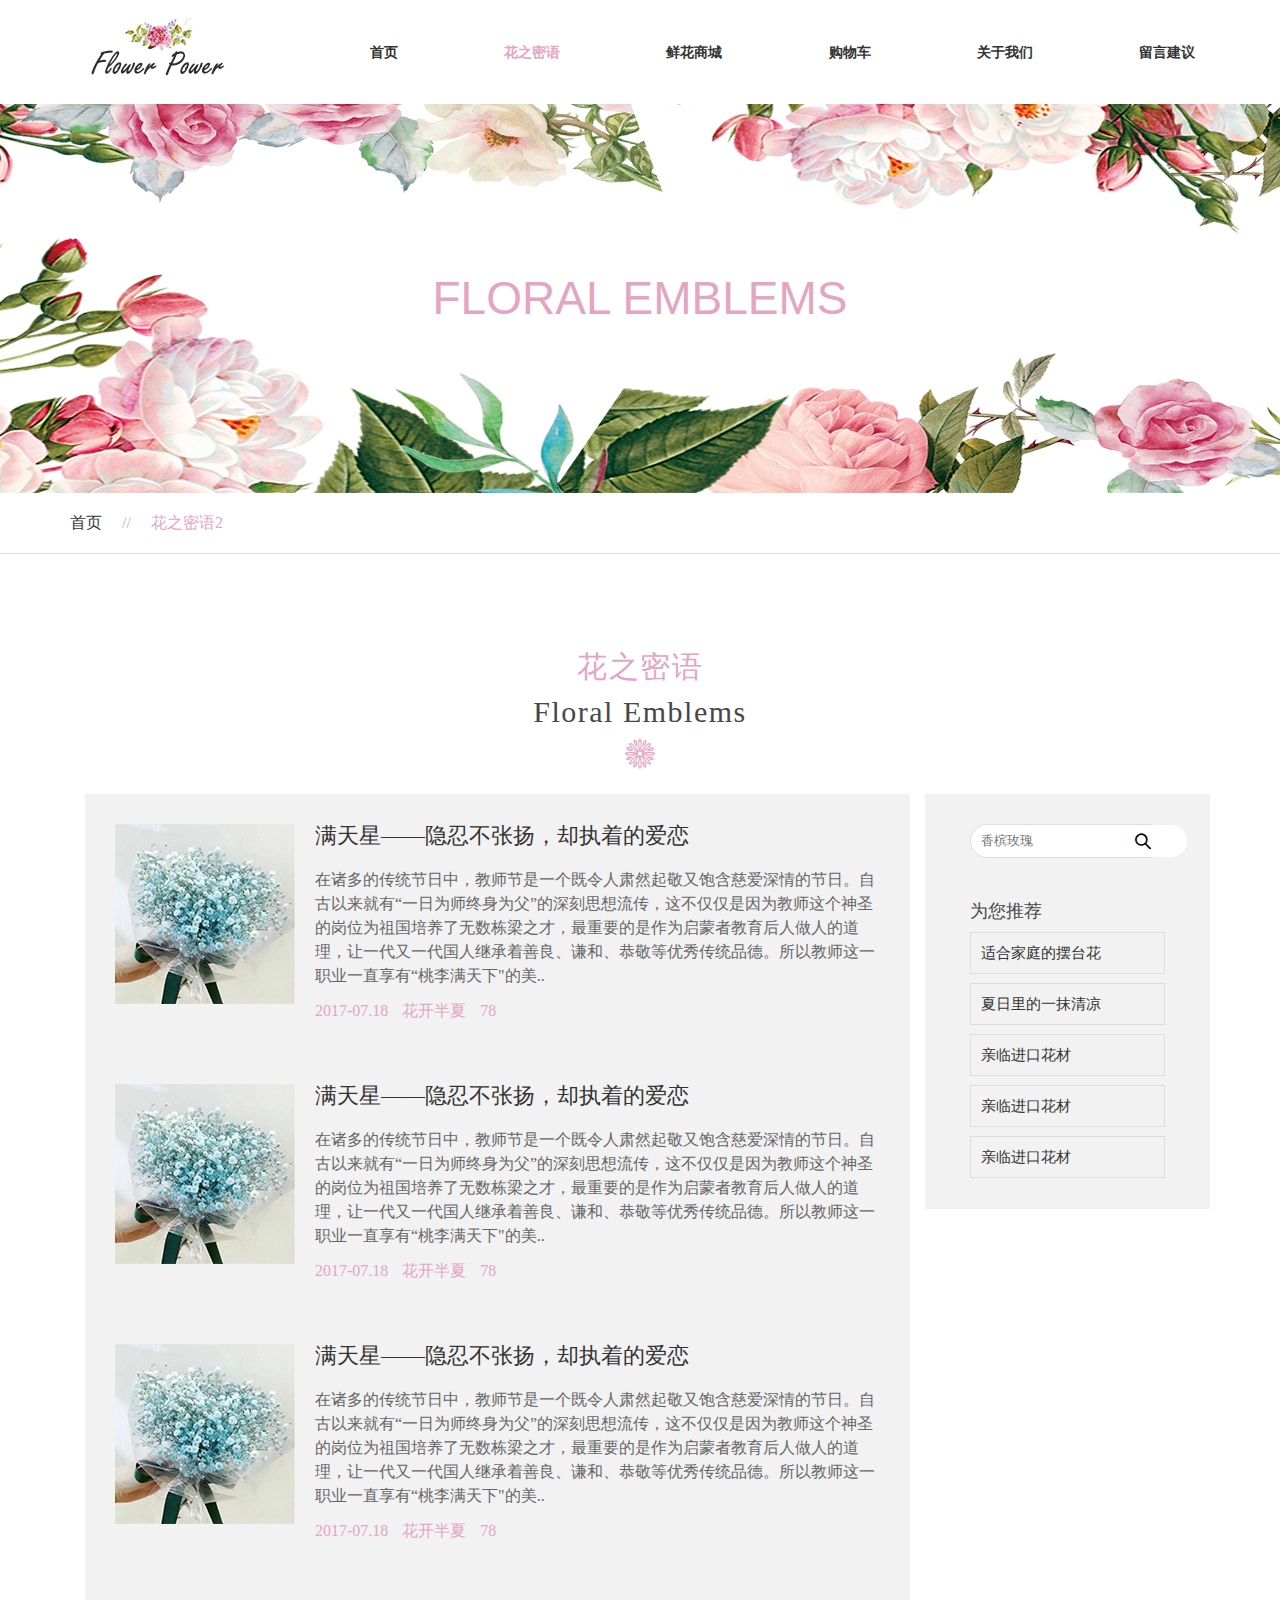
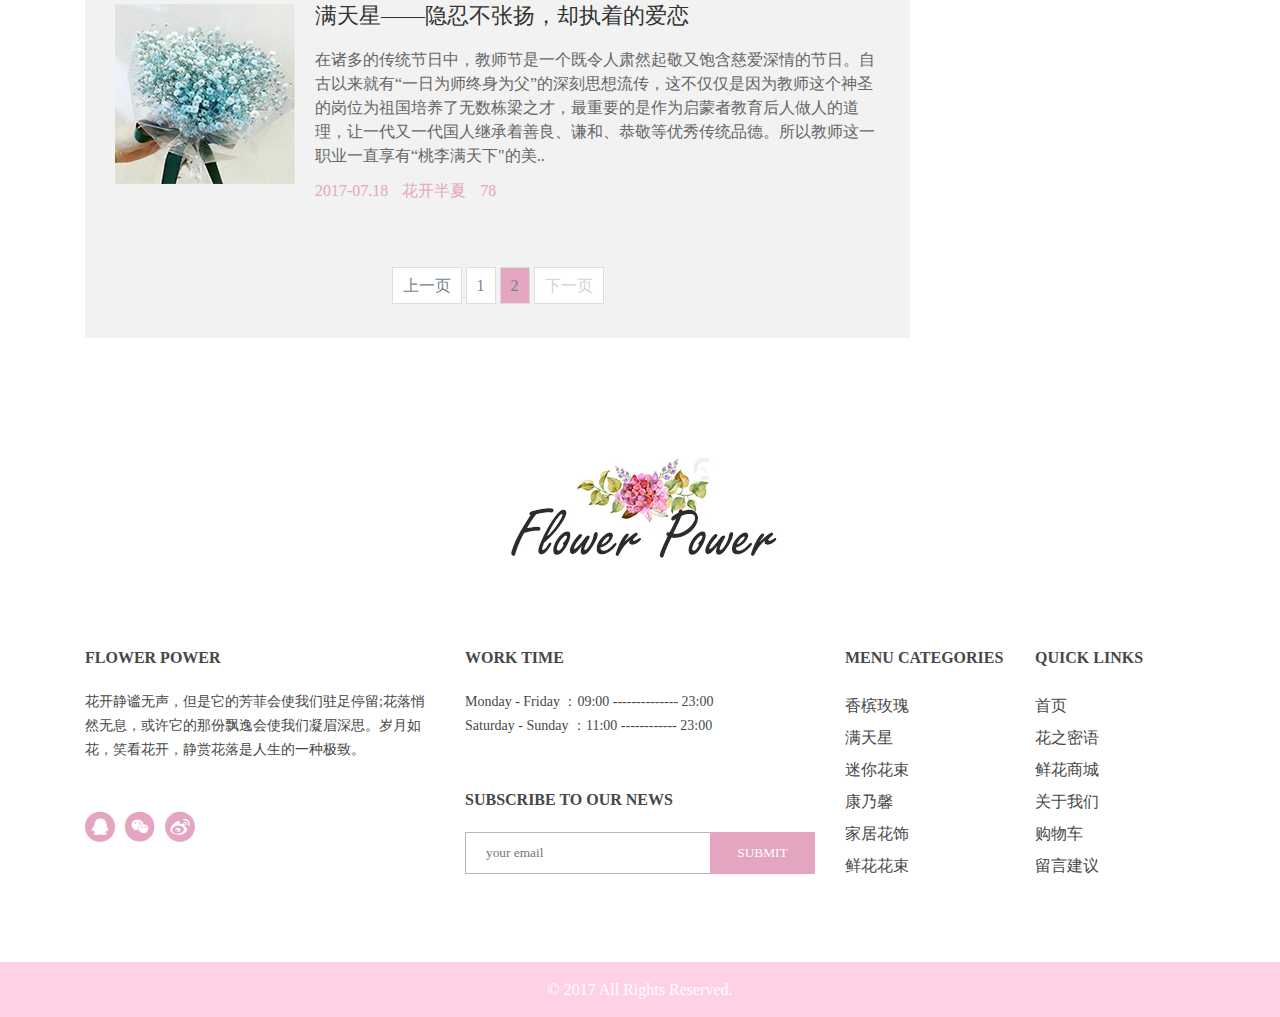
<file: flower2.html>
<!DOCTYPE html>
<html lang="en">
<head>
	<meta charset="UTF-8">
	<title>花之密语</title>
	<link rel="stylesheet" href="css/flower2.css">
	<link rel="stylesheet" href="iconfont/iconfont.css">
	<link rel="stylesheet" href="css/response.css">
	<script src="js/base.js"></script>
</head>
<body>
<!--头部开始-->
	<header>
		<div class="container">
			<div class="row">
				<div class="col-lg-3 col-md-3 col-sm-3 col-xs-3">
				<div class="logo">
					<img src="img/logo2.jpg" alt="">
				</div>
				</div>
				<div class="col-lg-9 col-md-9">
					<div class="head-right">
						<nav class="nav1">
							<ul class="main-nav">
								<li><a href="index.html">首页</a></li>
								<li><a href="flower.html">花之密语</a></li>
								<li><a href="shop.html">鲜花商城</a></li>
								<li><a href="car.html">购物车</a></li>
								<li><a href="about.html">关于我们</a></li>
								<li><a href="liuyan.html">留言建议</a></li>
								
							</ul>
						</nav>
					</div>
				</div>
			</div>
		</div>
	</header>
	
	<div class="head">
		<div class="container">
			<div class="row">
				<div class="head-right">
					<nav class="nav2">
						<ul class="main-nav">
							<li class="col-sm-4 col-xs-4">
								<a><i class="iconfont">&#xe789</i></a>
							</li>
							<li class="col-sm-4 col-xs-4">
								<a href="index.html">Flower Power</a>
							</li>
							<li class="col-sm-4 col-xs-4">
								<a href="car.html"><i class="iconfont">&#xe615</i></a>
							</li>
						</ul>
					</nav>
				</div>
			</div>
		</div>
	</div>
<!-- 头部导航结束 -->

<!-- 侧导航开始 -->
	<div class="section-aside">
		<div class="top">
			<img src="img/logo2.jpg" alt="">
		</div>
		<ul>
			<li><a href="index.html">首页</a></li>
			<li><a href="flower.html">花之密语</a></li>
			<li><a href="shop.html">鲜花商城</a></li>
			
			<li><a href="about.html">购物车</a></li>
			<li><a href="about.html">关于我们</a></li>
			<li><a href="liuyan.html">留言建议</a></li>
		</ul>
	</div>




<!-- 图开始 -->
	<section class="banner-img">
		<div class="container">
			<div class="row">
				<div class="big-img col-lg-12 col-md-12 col-sm-12 col-xs-12">
				
					<h2 class="text-center">FLORAL EMBLEMS</h2>
				</div>
				
			</div>
		</div>
	</section>
	<section class="section-mulu">
		<div class="container">
			<div class="row">
				<ul class="mulu">
					<li>首页</li>
					<li><span>//</span>花之密语2</li>
				</ul>
			</div>
		</div>
	</section>


<!--最新优惠开始 -->
<section class="section-price">
	<div class="container">
		<div class="row">
			<div class=" why-top col-lg-12 col-md-12 col-sm-12 col-xs-12">
				<div class="text-center mb-1">花之密语</div>
				<div class="text-center mtn-2">Floral Emblems</div>
				<div class="icon"><i class="iconfont">&#xe628</i></div>
			</div>
		</div>
	</div>
</section>

<!-- 花语详情 -->
<section class="section-huayu">
 	    <div class="container">
	 		<div class="row">
		 		<div class="huayu-left col-lg-9 col-md-9 col-sm-12 col-xs-12">
		 			<div class="row">
		 				<div class="huayu-list">
	 						<ul class="lists">
	 							<li>
	 								<div class="media  media-lg">
	 									<div class="hy-img">
	 										<img src="img/huayu2.png" alt="">
	 									</div>
	 									<div class="hy-body">
	 										<h4><a href="huayu-xiangqing.html">满天星——隐忍不张扬，却执着的爱恋</a></h4>
	 										<p class="des">
	 											在诸多的传统节日中，教师节是一个既令人肃然起敬又饱含慈爱深情的节日。自古以来就有“一日为师终身为父”的深刻思想流传，这不仅仅是因为教师这个神圣的岗位为祖国培养了无数栋梁之才，最重要的是作为启蒙者教育后人做人的道理，让一代又一代国人继承着善良、谦和、恭敬等优秀传统品德。所以教师这一职业一直享有“桃李满天下"的美..
	 										</p>
	 										<p class="info">
	 											<span class="info1">2017-07.18</span>
	 											<span class="info1 info2">花开半夏</span>
	 											<span class="info1 info2">
	 												<i class="iconfont"></i>
	 												78
	 											</span>
	 										</p>
	 									</div>
	 								</div>
	 							</li>
	 							<li>
	 								<div class="media  media-lg">
	 									<div class="hy-img">
	 										<img src="img/huayu2.png" alt="">
	 									</div>
	 									<div class="hy-body">
	 										<h4><a href="huayu-xiangqing.html">满天星——隐忍不张扬，却执着的爱恋</a></h4>
	 										<p class="des">
	 											在诸多的传统节日中，教师节是一个既令人肃然起敬又饱含慈爱深情的节日。自古以来就有“一日为师终身为父”的深刻思想流传，这不仅仅是因为教师这个神圣的岗位为祖国培养了无数栋梁之才，最重要的是作为启蒙者教育后人做人的道理，让一代又一代国人继承着善良、谦和、恭敬等优秀传统品德。所以教师这一职业一直享有“桃李满天下"的美..
	 										</p>
	 										<p class="info">
	 											<span class="info1">2017-07.18</span>
	 											<span class="info1 info2">花开半夏</span>
	 											<span class="info1 info2">
	 												<i class="iconfont"></i>
	 												78
	 											</span>
	 										</p>
	 									</div>
	 								</div>
	 							</li>
	 							<li>
	 								<div class="media  media-lg">
	 									<div class="hy-img">
	 										<img src="img/huayu2.png" alt="">
	 									</div>
	 									<div class="hy-body">
	 										<h4><a href="huayu-xiangqing.html">满天星——隐忍不张扬，却执着的爱恋</a></h4>
	 										<p class="des">
	 											在诸多的传统节日中，教师节是一个既令人肃然起敬又饱含慈爱深情的节日。自古以来就有“一日为师终身为父”的深刻思想流传，这不仅仅是因为教师这个神圣的岗位为祖国培养了无数栋梁之才，最重要的是作为启蒙者教育后人做人的道理，让一代又一代国人继承着善良、谦和、恭敬等优秀传统品德。所以教师这一职业一直享有“桃李满天下"的美..
	 										</p>
	 										<p class="info">
	 											<span class="info1">2017-07.18</span>
	 											<span class="info1 info2">花开半夏</span>
	 											<span class="info1 info2">
	 												<i class="iconfont"></i>
	 												78
	 											</span>
	 										</p>
	 									</div>
	 								</div>
	 							</li>
	 							<li>
	 								<div class="media  media-lg">
	 									<div class="hy-img">
	 										<img src="img/huayu2.png" alt="">
	 									</div>
	 									<div class="hy-body">
	 										<h4><a href="huayu-xiangqing.html">满天星——隐忍不张扬，却执着的爱恋</a></h4>
	 										<p class="des">
	 											在诸多的传统节日中，教师节是一个既令人肃然起敬又饱含慈爱深情的节日。自古以来就有“一日为师终身为父”的深刻思想流传，这不仅仅是因为教师这个神圣的岗位为祖国培养了无数栋梁之才，最重要的是作为启蒙者教育后人做人的道理，让一代又一代国人继承着善良、谦和、恭敬等优秀传统品德。所以教师这一职业一直享有“桃李满天下"的美..
	 										</p>
	 										<p class="info">
	 											<span class="info1">2017-07.18</span>
	 											<span class="info1 info2">花开半夏</span>
	 											<span class="info1 info2">
	 												<i class="iconfont"></i>
	 												78
	 											</span>
	 										</p>
	 									</div>
	 								</div>
	 							</li>
	 						</ul>
	 						

	 						<!-- 隐藏部分 -->
	 						<ul class="lists-2">
	 							<li>
	 								<div class="media  media-lg">
	 									<div class="hy-img ">
	 										<img src="img/huayu22.png" alt="">
	 									</div>
	 									<div class="hy-body">
	 										<h2><a href="huayu-xiangqing.html">满天星——隐忍不张扬，却执着的爱恋</a></h2>
	 										<p class="info">
	 											<span class="info1">2017-7-18</span>
	 											<span class="info1 info2">花开半夏</span>
	 											<!-- <span class="info1 info2">
	 												<i class="iconfont"></i>
	 												78
	 											</span> -->
	 										</p>
	 									</div>
	 								</div>
	 							</li>
	 							<li>
	 								<div class="media  media-lg">
	 									<div class="hy-img">
	 										<img src="img/huayu22.png" alt="">
	 									</div>
	 									<div class="hy-body">
	 										<h2><a href="huayu-xiangqing.html">满天星——隐忍不张扬，却执着的爱恋</a></h2>
	 										<p class="info">
	 											<span class="info1">2017-7-18</span>
	 											<span class="info1 info2">花开半夏</span>
	 											<!-- <span class="info1 info2">
	 												<i class="iconfont"></i>
	 												78
	 											</span> -->
	 										</p>
	 									</div>
	 								</div>
	 							</li>
	 							<li>
	 								<div class="media  media-lg">
	 									<div class="hy-img">
	 										<img src="img/huayu22.png" alt="">
	 									</div>
	 									<div class="hy-body">
	 										<h2><a href="huayu-xiangqing.html">满天星——隐忍不张扬，却执着的爱恋</a></h2>
	 										<p class="info">
	 											<span class="info1">2017-7-18</span>
	 											<span class="info1 info2">花开半夏</span>
	 											<!-- <span class="info1 info2">
	 												<i class="iconfont"></i>
	 												78
	 											</span> -->
	 										</p>
	 									</div>
	 								</div>
	 							</li>
	 							<li>
	 								<div class="media  media-lg">
	 									<div class="hy-img">
	 										<img src="img/huayu22.png" alt="">
	 									</div>
	 									<div class="hy-body">
	 										<h2><a href="huayu-xiangqing.html">满天星——隐忍不张扬，却执着的爱恋</a></h2>
	 										<p class="info">
	 											<span class="info1">2017-7-18</span>
	 											<span class="info1 info2">花开半夏</span>
	 											<!-- <span class="info1 info2">
	 												<i class="iconfont"></i>
	 												78
	 											</span> -->
	 										</p>
	 									</div>
	 								</div>
	 							</li>
	 						</ul>
	 						

	 						<div class="btn">
	 							<div class="btn-list">
	 								<a href="flower.html">上一页</a>
	 								<a href="flower.html">1</a>
	 								<a href="">2</a>
	 								<span>下一页</span>
	 							</div>
	 						</div>
	 					</div>
		 			</div>
		 		</div>

		 		<div class="huayu-right col-lg-3 col-md-3 col-sm-12 col-xs-12">
					<div class="row">
						<div class="hy-right">
							<form action="">
								<div class="search">
									<input type="text" placeholder="香槟玫瑰">
									<button type="submit">
										<i class="iconfont">&#xe638</i>
									</button>
								</div>
							</form>

							<div class="tuijian">
								<h3>为您推荐</h3>
								<ul class="tj-list">
									<li><a href="">适合家庭的摆台花</a></li>
									<li><a href="">夏日里的一抹清凉</a></li>
									<li><a href="">亲临进口花材</a></li>
									<li><a href="">亲临进口花材</a></li>
									<li><a href="">亲临进口花材</a></li>
								</ul>
							</div>
						</div>
					</div>
		 		</div>
	 			
 		    </div>
 		</div>
 	</section>

<!-- footer开始 -->
<footer class="footer">
	<div class="container">
		<div class="row">
			<div class="conten-footer">
				<div class="logo-footer">
					<img src="img/logo22.jpg" alt="">
				</div>
			</div>
			<div class="main-text-footer">
				<div class="footerleft col-lg-4 col-md-4 col-sm-6 col-xs-12">
					<div class="footer-left">
						<h3>Flower power</h3>
						<p>花开静谧无声，但是它的芳菲会使我们驻足停留;花落悄然无息，或许它的那份飘逸会使我们凝眉深思。岁月如花，笑看花开，静赏花落是人生的一种极致。</p>
						<ul class="logos">
							<li><a href=""><i class="iconfont">&#xe61d</i></a></li>
							<li><a href=""><i class="iconfont">&#xe63e</i></a></li>
							<li><a href=""><i class="iconfont">&#xe6b7</i></a></li>
						</ul>
					</div>
				</div>

				<div class="footerleft col-lg-4 col-md-4 col-sm-6 col-xs-12">
					<div class="footer-center">
						<div class="work-time">
							<h3>Work Time</h3>
							<div class="main-time">
								<span class="time1">Monday  -  Friday </span>
								<span class="time1"> ：09:00 -------------- 23:00</span>
							</div>
							<div class="main-time">
								<span class="time1">Saturday - Sunday  </span>
								<span class="time1"> ：11:00 ------------ 23:00</span>
							</div>
						</div>

						<div class="email">
							<h3>Subscribe to our news</h3>
							<form action="" class="your-email">
								<input type="text" placeholder="your email" class="input-email">
								<div class="submit">
									<input type="button" value="submit" class="input-submit">
								</div>
							</form>
						</div>
					</div>
				</div>
				
				<div class="footerleft col-lg-2 col-md-2 col-sm-6 col-xs-12">
					<div class="footer-right1">
						<h3>Menu categories</h3>
						<div class="main-categories">
							<p class="text">香槟玫瑰</p>
							<p class="text">满天星</p>
							<p class="text">迷你花束</p>
							<p class="text">康乃馨</p>
							<p class="text">家居花饰</p>
							<p class="text">鲜花花束</p>
						</div>
					</div>
				</div>

				<div class="footerleft col-lg-2 col-md-2 col-sm-6 col-xs-12">
					<div class="footer-right1">
						<h3>quick links</h3>
						<div class="main-categories lianjie">
							<a href="index.html"><p class="text">首页</p></a>
							<a href="flower.html"><p class="text">花之密语</p></a>
							<a href="shop.html"><p class="text">鲜花商城</p></a>
							<a href="about.html"><p class="text">关于我们</p></a>
							<a href="car.html"><p class="text">购物车</p></a>
							<a href="liuyan.html"><p class="text">留言建议</p></a>
						</div>
					</div>
				</div>

			</div>
		</div>
	</div>
</footer>
<div class="footer-bottom">© 2017 All Rights Reserved.</div>

	
</body>
</html>
</file>
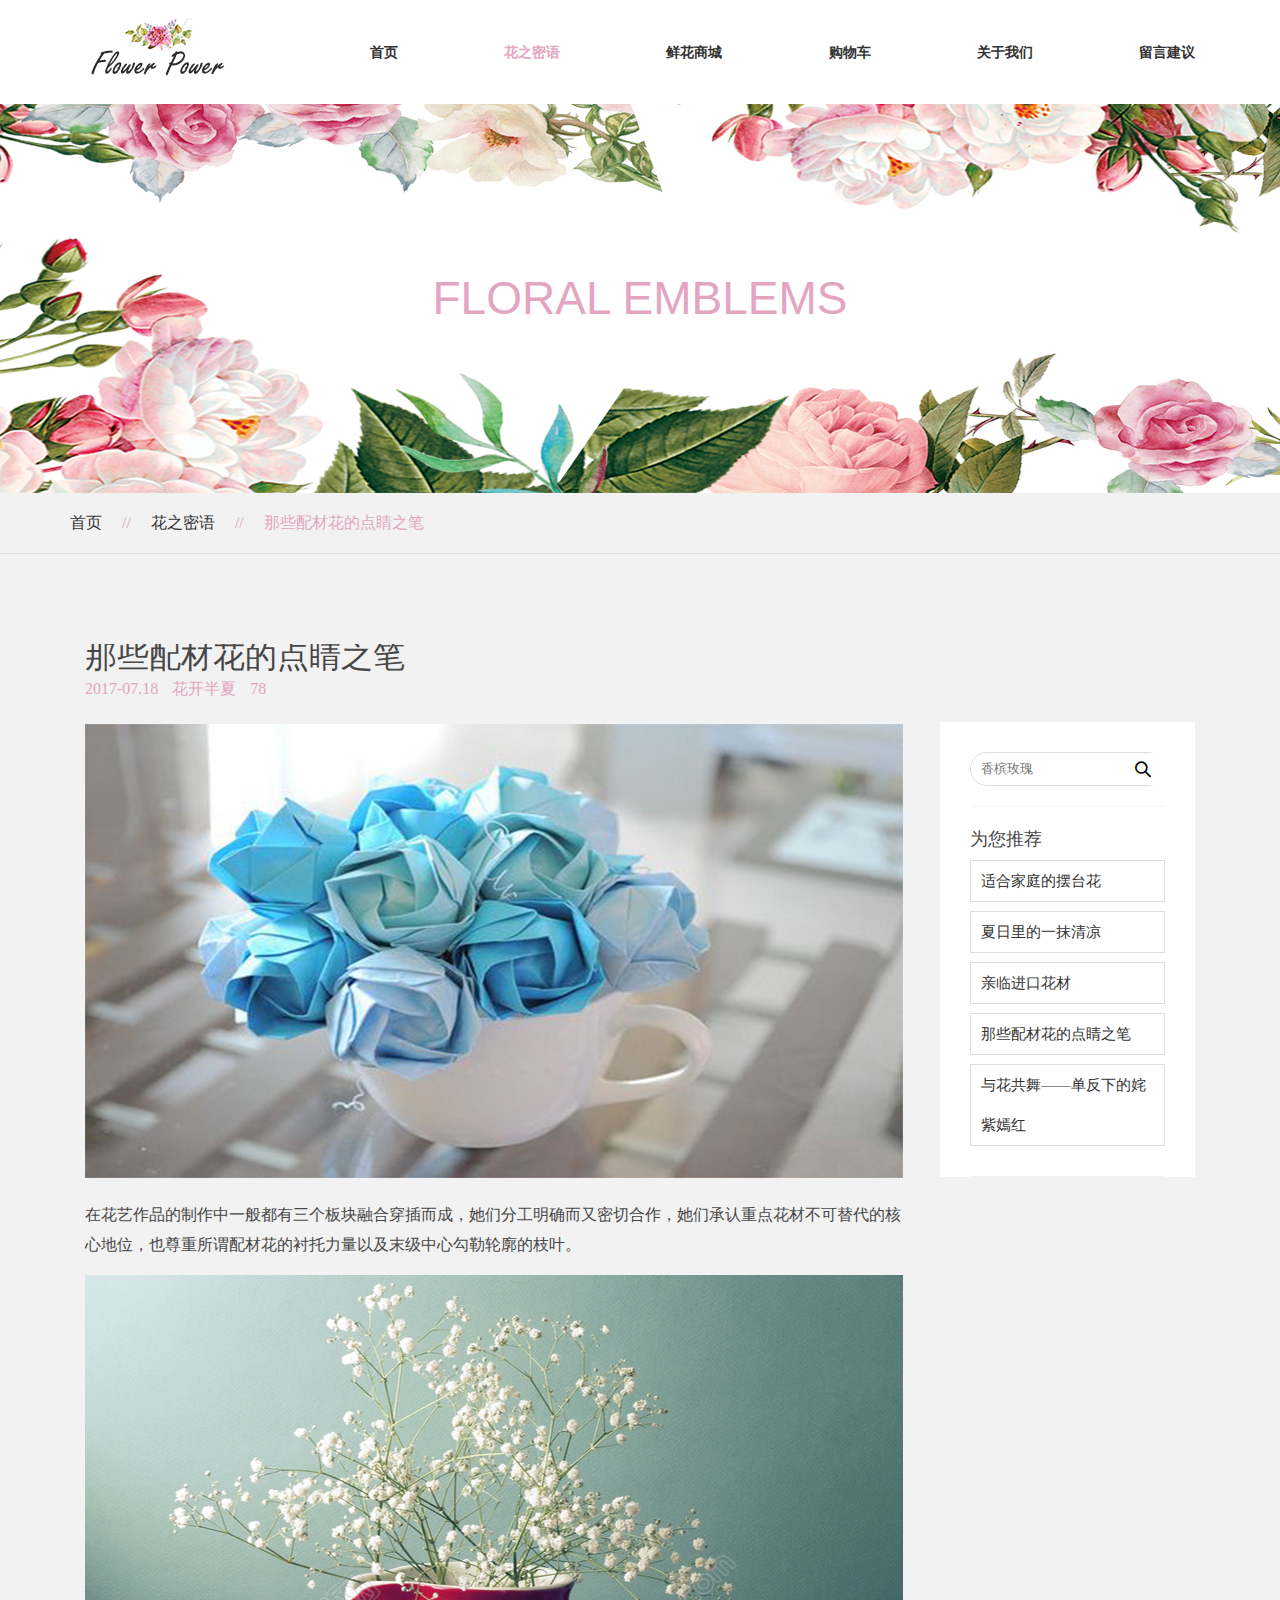
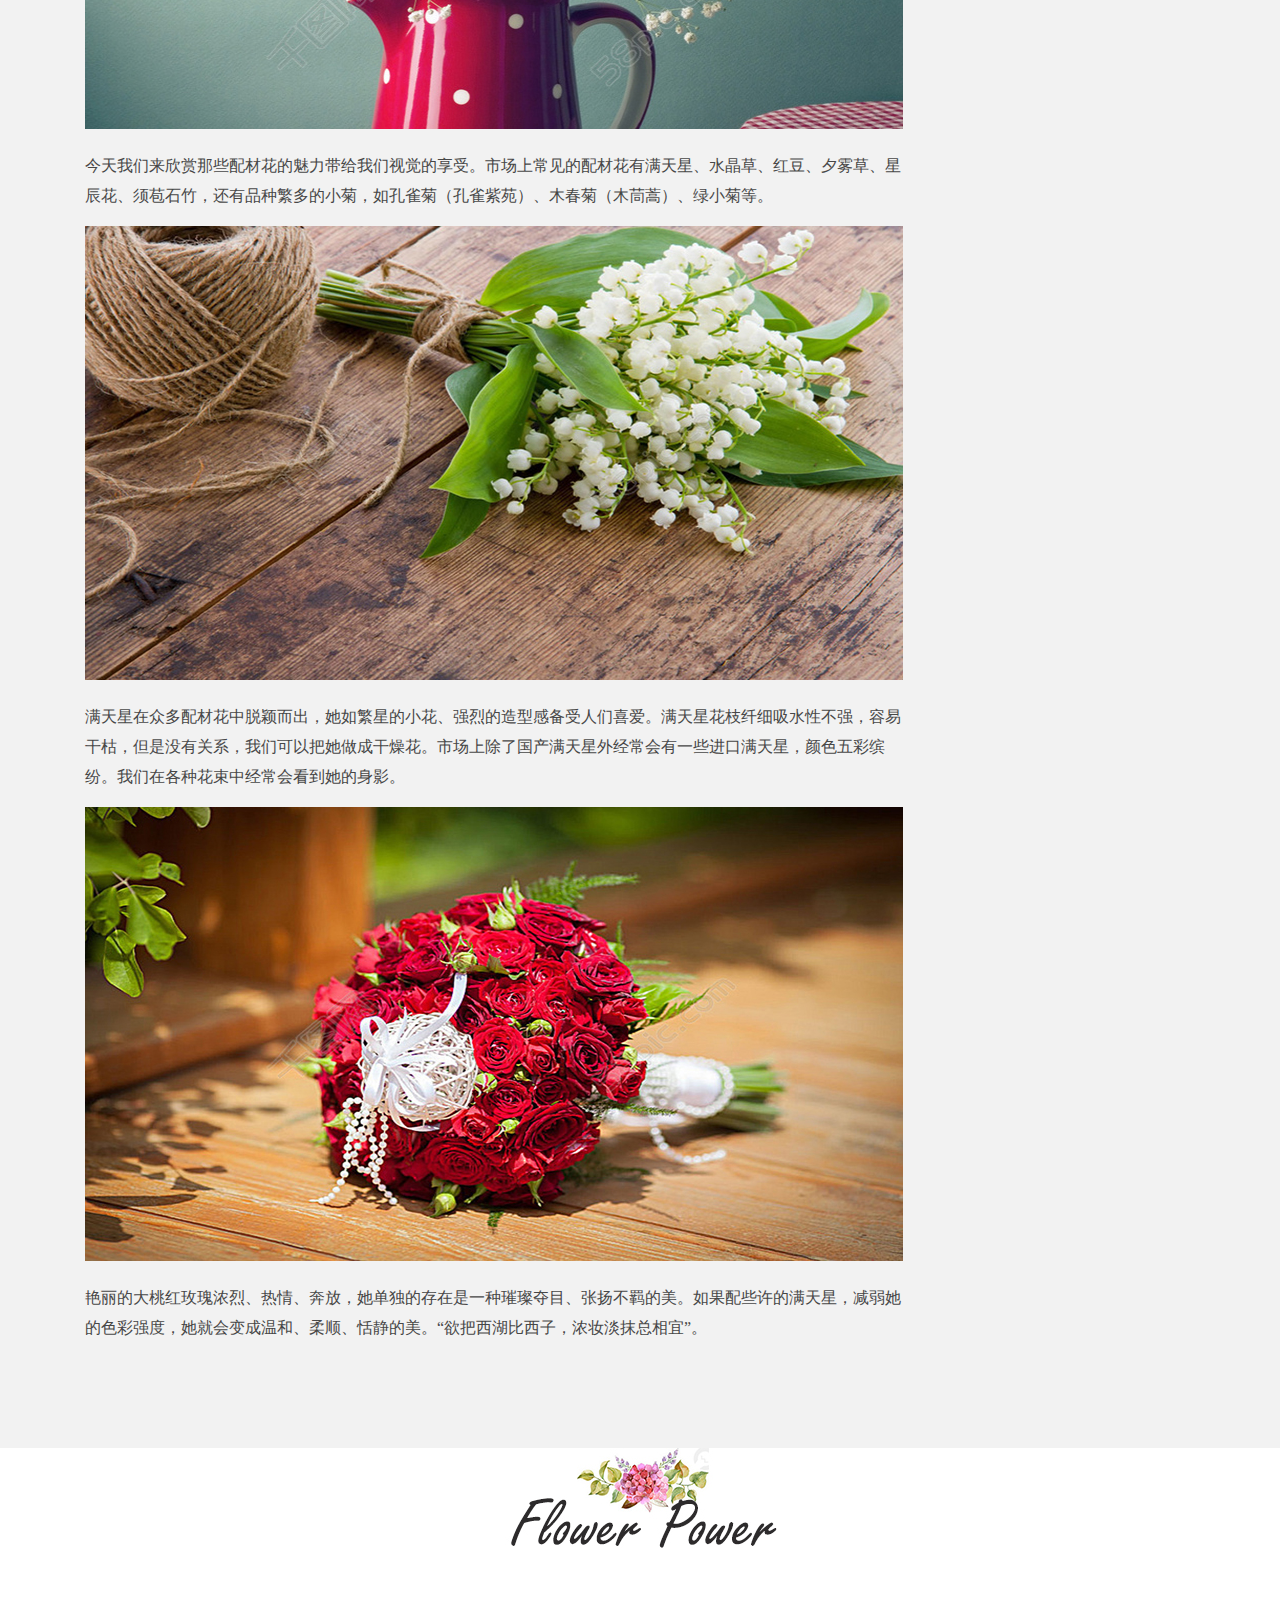
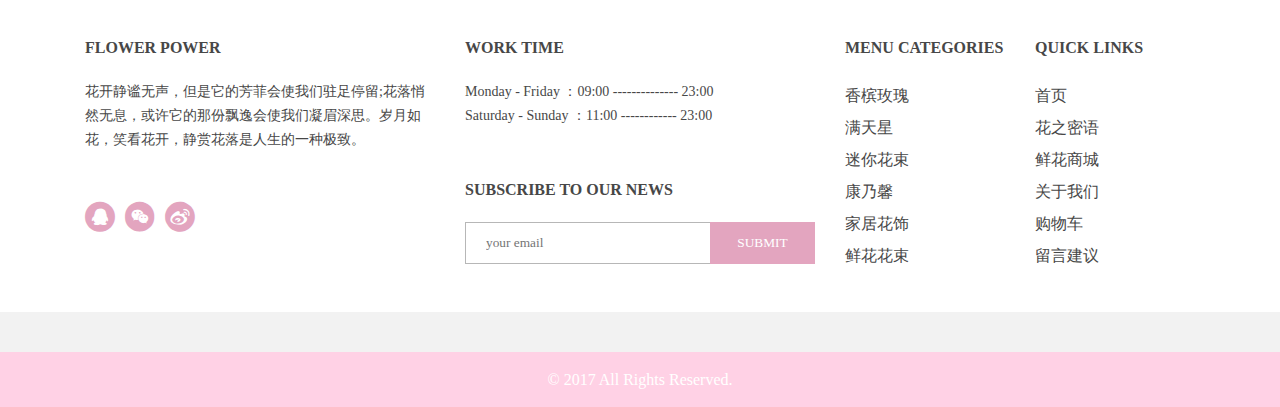
<file: huayu-xiangqing.html>
<!DOCTYPE html>
<html lang="en">
<head>
	<meta charset="UTF-8">
	<title>花语详情</title>
	<link rel="stylesheet" href="css/response.css">
	<link rel="stylesheet" href="css/huyu-xiangqing.css">
	<link rel="stylesheet" href="iconfont/iconfont.css">
	<script src="js/base.js"></script>
</head>
<body>
	<!--头部开始-->
	<header>
		<div class="container">
			<div class="row">
				<div class="col-lg-3 col-md-3 col-sm-3 col-xs-3">
				<div class="logo">
					<img src="img/logo2.jpg" alt="">
				</div>
				</div>
				<div class="col-lg-9 col-md-9">
					<div class="head-right">
						<nav class="nav1">
							<ul class="main-nav">
								<li><a href="index.html">首页</a></li>
								<li><a href="flower.html">花之密语</a></li>
								<li><a href="shop.html">鲜花商城</a></li>
								<li><a href="car.html">购物车</a></li>
								<li><a href="about.html">关于我们</a></li>
								<li><a href="liuyan.html">留言建议</a></li>
								
							</ul>
						</nav>
					</div>
				</div>
			</div>
		</div>
	</header>
	
	<div class="head">
		<div class="container">
			<div class="row">
				<div class="head-right">
					<nav class="nav2">
						<ul class="main-nav">
							<li class="col-sm-4 col-xs-4">
								<a><i class="iconfont">&#xe789</i></a>
							</li>
							<li class="col-sm-4 col-xs-4">
								<a href="index.html">Flower Power</a>
							</li>
							<li class="col-sm-4 col-xs-4">
								<a href="car.html"><i class="iconfont">&#xe615</i></a>
							</li>
						</ul>
					</nav>
				</div>
			</div>
		</div>
	</div>
<!-- 头部导航结束 -->

<!-- 侧导航开始 -->
	<div class="section-aside">
		<div class="top">
			<img src="img/logo2.jpg" alt="">
		</div>
		<ul>
			<li><a href="index.html">首页</a></li>
			<li><a href="flower.html">花之密语</a></li>
			<li><a href="shop.html">鲜花商城</a></li>
			
			<li><a href="about.html">购物车</a></li>
			<li><a href="about.html">关于我们</a></li>
			<li><a href="liuyan.html">留言建议</a></li>
		</ul>
	</div>




<!-- 图开始 -->
	<section class="banner-img">
		<div class="container">
			<div class="row">
				<div class="big-img col-lg-12 col-md-12 col-sm-12 col-xs-12">
				
					<h2 class="text-center">FLORAL EMBLEMS</h2>
				</div>
				
			</div>
		</div>
	</section>
	<section class="section-mulu">
		<div class="container">
			<div class="row">
				<ul class="mulu">
					<li>首页</li>
					<li><span>//</span>花之密语</li>
					<li><span>//</span>那些配材花的点睛之笔</li>
				</ul>
			</div>
		</div>
	</section>


	<!-- 花语详情开始 -->
	<div class="section-hyxq">
		<div class="container">
			<div class="row">
				<div class="huayu-left col-lg-9 col-md-9 col-sm-12 col-xs-12">
					<div class="header">
						<h1>那些配材花的点睛之笔</h1>
					</div>
					<p class="info">
	 					<span class="info1">2017-07.18</span>
	 					<span class="info1 info2">花开半夏</span>
	 					<span class="info1 info2">
	 						<i class="iconfont"></i>
	 						78
	 					</span>
	 				</p>

	 				<div class="tuwen">
	 					<img src="img/hyxq1.jpg" alt="">
	 					<p>在花艺作品的制作中一般都有三个板块融合穿插而成，她们分工明确而又密切合作，她们承认重点花材不可替代的核心地位，也尊重所谓配材花的衬托力量以及末级中心勾勒轮廓的枝叶。</p>
	 					<img src="img/hyxq2.jpg" alt="">
	 					<p>今天我们来欣赏那些配材花的魅力带给我们视觉的享受。市场上常见的配材花有满天星、水晶草、红豆、夕雾草、星辰花、须苞石竹，还有品种繁多的小菊，如孔雀菊（孔雀紫苑）、木春菊（木茼蒿）、绿小菊等。</p>
	 					<img src="img/hyxq4.jpg" alt="">
	 					<p>满天星在众多配材花中脱颖而出，她如繁星的小花、强烈的造型感备受人们喜爱。满天星花枝纤细吸水性不强，容易干枯，但是没有关系，我们可以把她做成干燥花。市场上除了国产满天星外经常会有一些进口满天星，颜色五彩缤纷。我们在各种花束中经常会看到她的身影。</p>
	 					<img src="img/hyxq6.jpg" alt="">
	 					<p>艳丽的大桃红玫瑰浓烈、热情、奔放，她单独的存在是一种璀璨夺目、张扬不羁的美。如果配些许的满天星，减弱她的色彩强度，她就会变成温和、柔顺、恬静的美。“欲把西湖比西子，浓妆淡抹总相宜”。</p>
	 				</div>
					
				</div>


				<div class="huayu-right col-lg-3 col-md-3 col-sm-12 col-xs-12">
					<div class="row">
						<div class="hy-right">
							<form action="">
								<div class="search">
									<input type="text" placeholder="香槟玫瑰">
									<button type="submit">
										<i class="iconfont">&#xe638</i>
									</button>
								</div>
							</form>

							<div class="tuijian">
								<h3>为您推荐</h3>
								<ul class="tj-list">
									<li><a href="">适合家庭的摆台花</a></li>
									<li><a href="">夏日里的一抹清凉</a></li>
									<li><a href="">亲临进口花材</a></li>
									<li><a href="">那些配材花的点睛之笔</a></li>
									<li><a href="">与花共舞——单反下的姹紫嫣红</a></li>
								</ul>
							</div>
						</div>
					</div>
		 		</div>
			</div>
		</div>
	</div>

	<!-- footer开始 -->
<footer class="footer">
	<div class="container">
		<div class="row">
			<div class="conten-footer">
				<div class="logo-footer">
					<img src="img/logo22.jpg" alt="">
				</div>
			</div>
			<div class="main-text-footer">
				<div class="footerleft col-lg-4 col-md-4 col-sm-6 col-xs-12">
					<div class="footer-left">
						<h3>Flower power</h3>
						<p>花开静谧无声，但是它的芳菲会使我们驻足停留;花落悄然无息，或许它的那份飘逸会使我们凝眉深思。岁月如花，笑看花开，静赏花落是人生的一种极致。</p>
						<ul class="logos">
							<li><a href=""><i class="iconfont">&#xe61d</i></a></li>
							<li><a href=""><i class="iconfont">&#xe63e</i></a></li>
							<li><a href=""><i class="iconfont">&#xe6b7</i></a></li>
						</ul>
					</div>
				</div>

				<div class="footerleft col-lg-4 col-md-4 col-sm-6 col-xs-12">
					<div class="footer-center">
						<div class="work-time">
							<h3>Work Time</h3>
							<div class="main-time">
								<span class="time1">Monday  -  Friday </span>
								<span class="time1"> ：09:00 -------------- 23:00</span>
							</div>
							<div class="main-time">
								<span class="time1">Saturday - Sunday  </span>
								<span class="time1"> ：11:00 ------------ 23:00</span>
							</div>
						</div>

						<div class="email">
							<h3>Subscribe to our news</h3>
							<form action="" class="your-email">
								<input type="text" placeholder="your email" class="input-email">
								<div class="submit">
									<input type="button" value="submit" class="input-submit">
								</div>
							</form>
						</div>
					</div>
				</div>
				
				<div class="footerleft col-lg-2 col-md-2 col-sm-6 col-xs-12">
					<div class="footer-right1">
						<h3>Menu categories</h3>
						<div class="main-categories">
							<p class="text">香槟玫瑰</p>
							<p class="text">满天星</p>
							<p class="text">迷你花束</p>
							<p class="text">康乃馨</p>
							<p class="text">家居花饰</p>
							<p class="text">鲜花花束</p>
						</div>
					</div>
				</div>

				<div class="footerleft col-lg-2 col-md-2 col-sm-6 col-xs-12">
					<div class="footer-right1">
						<h3>quick links</h3>
						<div class="main-categories lianjie">
							<a href="index.html"><p class="text">首页</p></a>
							<a href="flower.html"><p class="text">花之密语</p></a>
							<a href="shop.html"><p class="text">鲜花商城</p></a>
							<a href="about.html"><p class="text">关于我们</p></a>
							<a href="car.html"><p class="text">购物车</p></a>
							<a href="liuyan.html"><p class="text">留言建议</p></a>
						</div>
					</div>
				</div>

			</div>
		</div>
	</div>
</footer>
<div class="footer-bottom">© 2017 All Rights Reserved.</div>	
</body>
</html>
</file>
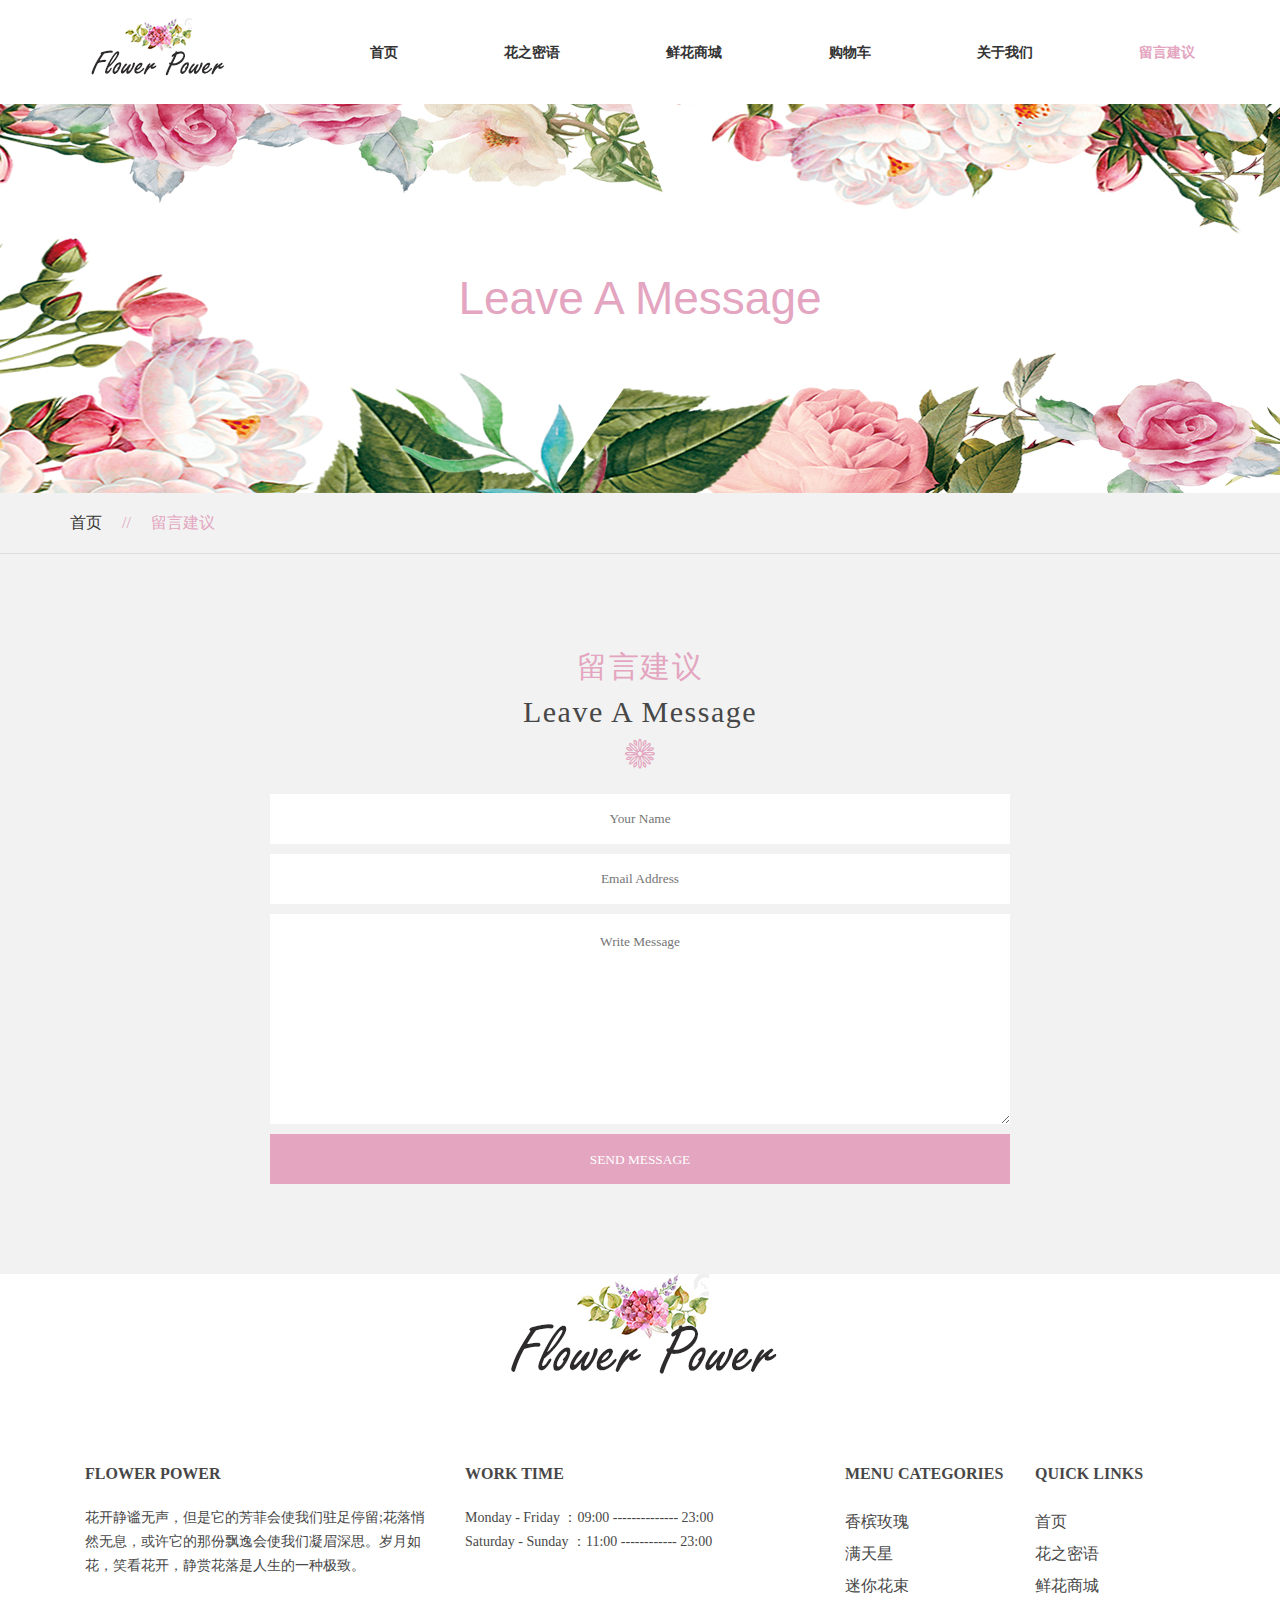
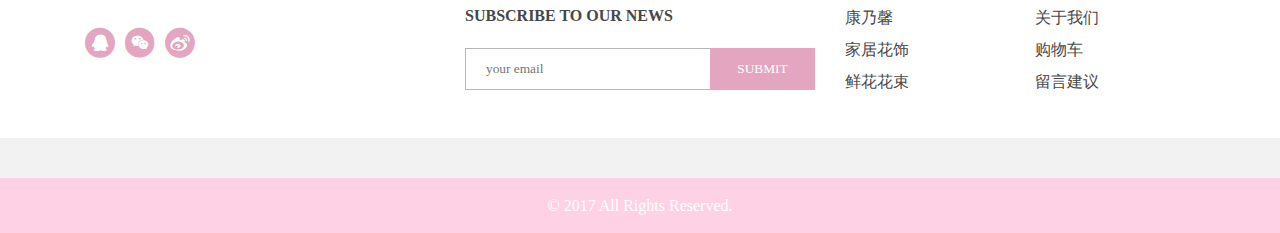
<file: liuyan.html>
<!DOCTYPE html>
<html lang="en">
<head>
	<meta charset="UTF-8">
	<title>留言建议</title>
	<link rel="stylesheet" href="css/liuyan.css">
	<link rel="stylesheet" href="css/response.css">
	<link rel="stylesheet" href="iconfont/iconfont.css">
	<script src="js/base.js"></script>
</head>
<body>
<!--头部开始-->
	<header>
		<div class="container">
			<div class="row">
				<div class="col-lg-3 col-md-3 col-sm-3 col-xs-3">
				<div class="logo">
					<img src="img/logo2.jpg" alt="">
				</div>
				</div>
				<div class="col-lg-9 col-md-9">
					<div class="head-right">
						<nav class="nav1">
							<ul class="main-nav">
								<li><a href="index.html">首页</a></li>
								<li><a href="flower.html">花之密语</a></li>
								<li><a href="shop.html">鲜花商城</a></li>
								
								<li><a href="car.html">购物车</a></li>
								<li><a href="about.html">关于我们</a></li>
								<li><a href="liuyan.html">留言建议</a></li>
							
							</ul>
						</nav>
					</div>
				</div>
			</div>
		</div>
	</header>
	
	<div class="head">
		<div class="container">
			<div class="row">
				<div class="head-right">
					<nav class="nav2">
						<ul class="main-nav">
							<li class="col-sm-4 col-xs-4">
								<a><i class="iconfont">&#xe789</i></a>
							</li>
							<li class="col-sm-4 col-xs-4">
								<a href="index.html">Flower Power</a>
							</li>
							<li class="col-sm-4 col-xs-4">
								<a href="car.html"><i class="iconfont">&#xe615</i></a>
							</li>
						</ul>
					</nav>
				</div>
			</div>
		</div>
	</div>
<!-- 头部导航结束 -->

<!-- 侧导航开始 -->
	<div class="section-aside">
		<div class="top">
			<img src="img/logo2.jpg" alt="">
		</div>
		<ul>
			<li><a href="index.html">首页</a></li>
			<li><a href="flower.html">花之密语</a></li>
			<li><a href="shop.html">鲜花商城</a></li>
			
			<li><a href="car.html">购物车</a></li>
			<li><a href="about.html">关于我们</a></li>
			<li><a href="liuyan.html">留言建议</a></li>
		</ul>
	</div>

	<!-- 图开始 -->
	<section class="banner-img">
		<div class="container">
			<div class="row">
				<div class="big-img col-lg-12 col-md-12 col-sm-12 col-xs-12">
				
					<h2 class="text-center">Leave A Message</h2>
				</div>
				
			</div>
		</div>
	</section>
	<section class="section-mulu">
		<div class="container">
			<div class="row">
				<ul class="mulu">
					<li>首页</li>
					<li><span>//</span>留言建议</li>
				</ul>
			</div>
		</div>
	</section>


<!--留言建议开始 -->
	<section class="section-price">
		<div class="container">
			<div class="row">
				<div class=" why-top col-lg-12 col-md-12 col-sm-12 col-xs-12">
					<div class="text-center mb-1">留言建议</div>
					<div class="text-center mtn-2">Leave A Message</div>
					<div class="icon"><i class="iconfont">&#xe628</i></div>
				</div>
			</div>
		</div>
	</section>

	<div class="section-liuyan">
		<div class="container">
			<div class="row">
				<div class="content col-lg-12 col-md-12 col-sm-12 col-xs-12">
					<form action="">
						<input type="text" placeholder="Your Name" class="input-contact">
						<input type="text" placeholder="Email Address" class="input-contact">
						<textarea name="" id="" placeholder="Write Message"></textarea>
						<input type="button" value="Send Message" class=" btn-input">
					</form>
				</div>
			</div>
		</div>
	</div>

	<!-- footer开始 -->
<footer class="footer">
	<div class="container">
		<div class="row">
			<div class="conten-footer">
				<div class="logo-footer">
					<img src="img/logo22.jpg" alt="">
				</div>
			</div>
			<div class="main-text-footer">
				<div class="footerleft col-lg-4 col-md-4 col-sm-6 col-xs-12">
					<div class="footer-left">
						<h3>Flower power</h3>
						<p>花开静谧无声，但是它的芳菲会使我们驻足停留;花落悄然无息，或许它的那份飘逸会使我们凝眉深思。岁月如花，笑看花开，静赏花落是人生的一种极致。</p>
						<ul class="logos">
							<li><a href=""><i class="iconfont">&#xe61d</i></a></li>
							<li><a href=""><i class="iconfont">&#xe63e</i></a></li>
							<li><a href=""><i class="iconfont">&#xe6b7</i></a></li>
						</ul>
					</div>
				</div>

				<div class="footerleft col-lg-4 col-md-4 col-sm-6 col-xs-12">
					<div class="footer-center">
						<div class="work-time">
							<h3>Work Time</h3>
							<div class="main-time">
								<span class="time1">Monday  -  Friday </span>
								<span class="time1"> ：09:00 -------------- 23:00</span>
							</div>
							<div class="main-time">
								<span class="time1">Saturday - Sunday  </span>
								<span class="time1"> ：11:00 ------------ 23:00</span>
							</div>
						</div>

						<div class="email">
							<h3>Subscribe to our news</h3>
							<form action="" class="your-email">
								<input type="text" placeholder="your email" class="input-email">
								<div class="submit">
									<input type="button" value="submit" class="input-submit">
								</div>
							</form>
						</div>
					</div>
				</div>
				
				<div class="footerleft col-lg-2 col-md-2 col-sm-6 col-xs-12">
					<div class="footer-right1">
						<h3>Menu categories</h3>
						<div class="main-categories">
							<p class="text">香槟玫瑰</p>
							<p class="text">满天星</p>
							<p class="text">迷你花束</p>
							<p class="text">康乃馨</p>
							<p class="text">家居花饰</p>
							<p class="text">鲜花花束</p>
						</div>
					</div>
				</div>

				<div class="footerleft col-lg-2 col-md-2 col-sm-6 col-xs-12">
					<div class="footer-right1">
						<h3>quick links</h3>
						<div class="main-categories lianjie">
							<a href="index.html"><p class="text">首页</p></a>
							<a href="flower.html"><p class="text">花之密语</p></a>
							<a href="shop.html"><p class="text">鲜花商城</p></a>
							<a href="about.html"><p class="text">关于我们</p></a>
							<a href="car.html"><p class="text">购物车</p></a>
							<a href="liuyan.html"><p class="text">留言建议</p></a>
						</div>
					</div>
				</div>

			</div>
		</div>
	</div>
</footer>
<div class="footer-bottom">© 2017 All Rights Reserved.</div>

</body>
</html>
</file>
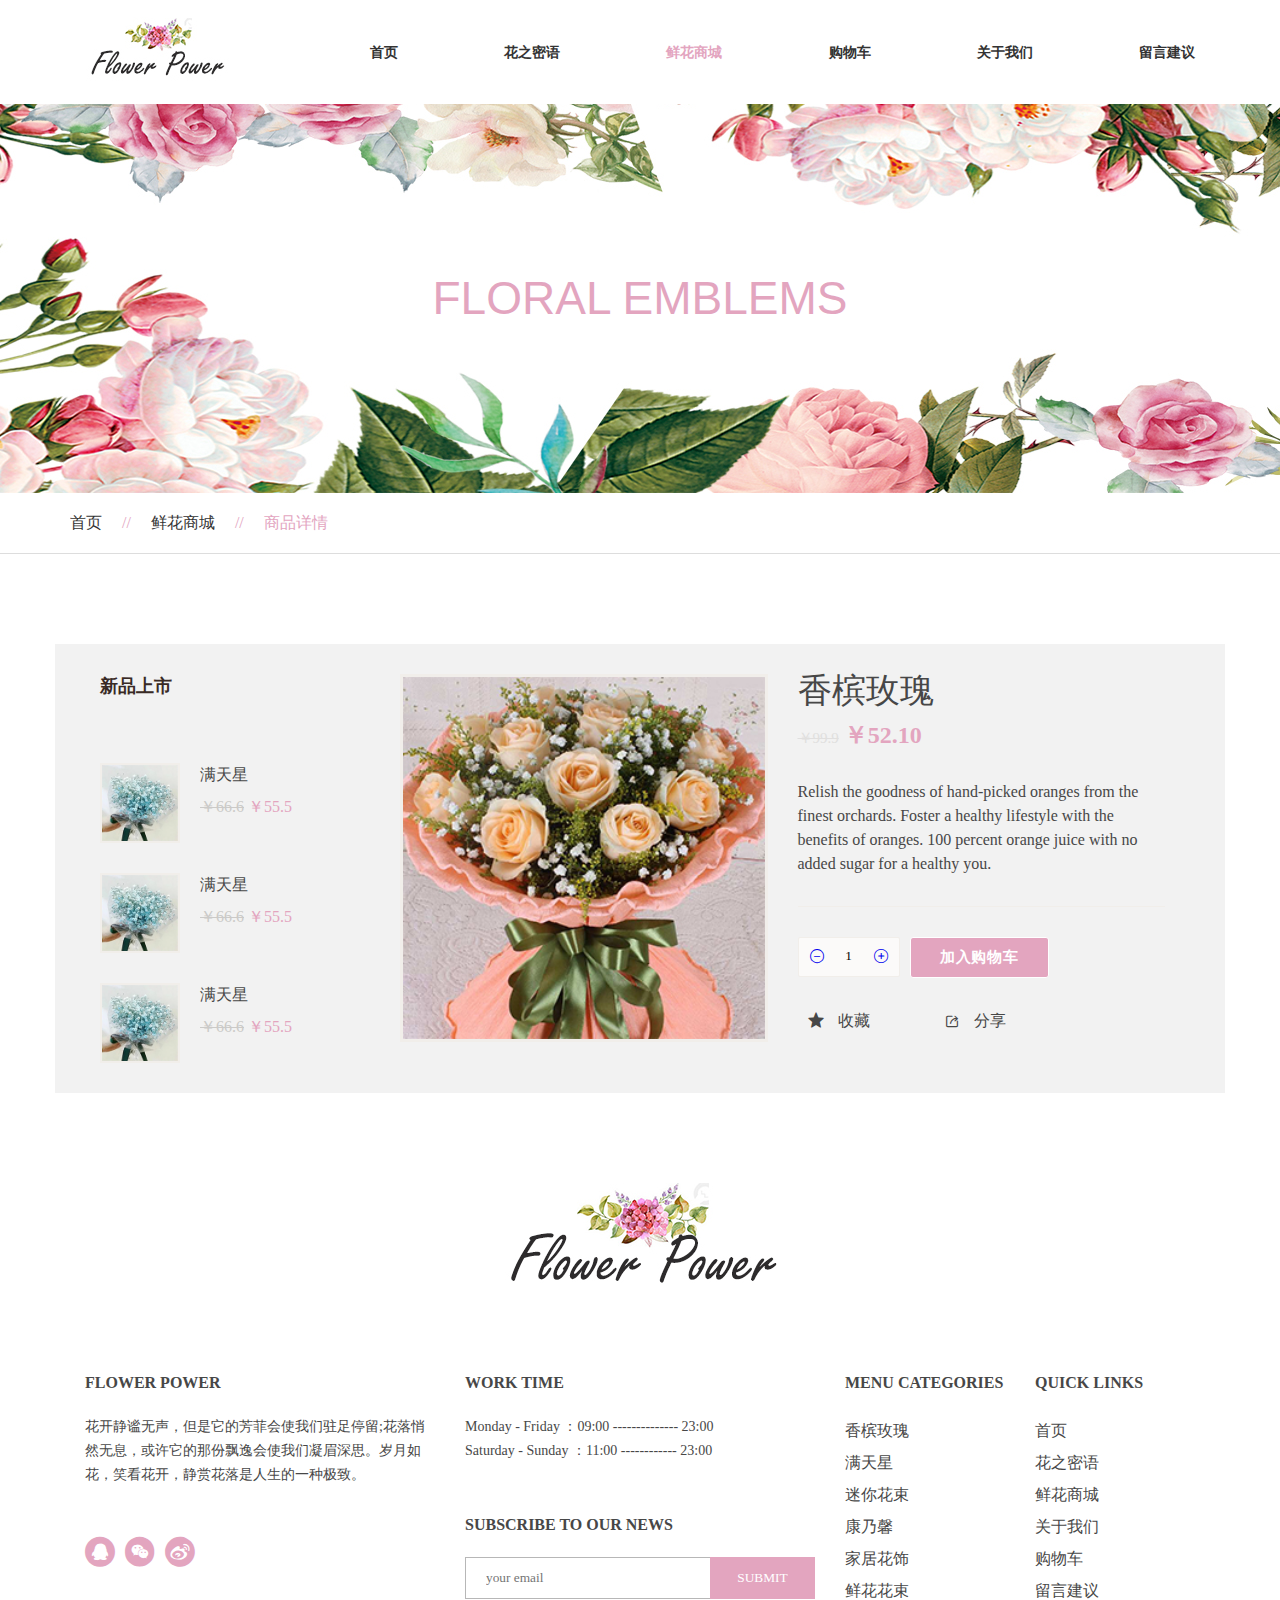
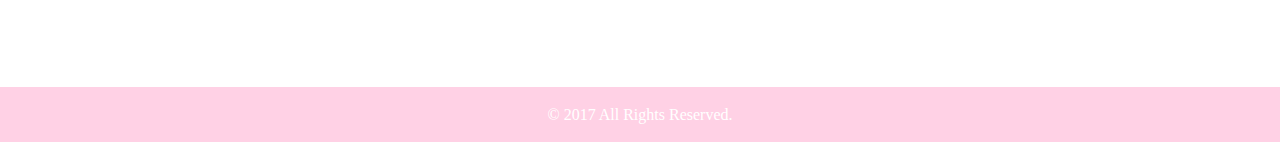
<file: shop-xiangqing.html>
<!DOCTYPE html>
<html lang="en">
<head>
	<meta charset="UTF-8">
	<title>商品详情</title>
	<link rel="stylesheet" href="css/response.css">
	<link rel="stylesheet" href="css/shop-xiangqing.css">
	<link rel="stylesheet" href="iconfont/iconfont.css">
	<script src="js/base.js"></script>
</head>
<body>
	<!--头部开始-->
	<header>
		<div class="container">
			<div class="row">
				<div class="col-lg-3 col-md-3 col-sm-3 col-xs-3">
				<div class="logo">
					<img src="img/logo2.jpg" alt="">
				</div>
				</div>
				<div class="col-lg-9 col-md-9">
					<div class="head-right">
						<nav class="nav1">
							<ul class="main-nav">
								<li><a href="index.html">首页</a></li>
								<li><a href="flower.html">花之密语</a></li>
								<li><a href="shop.html">鲜花商城</a></li>
								<li><a href="car.html">购物车</a></li>
								<li><a href="about.html">关于我们</a></li>
								<li><a href="liuyan.html">留言建议</a></li>
								
							</ul>
						</nav>
					</div>
				</div>
			</div>
		</div>
	</header>
	
	<div class="head">
		<div class="container">
			<div class="row">
				<div class="head-right">
					<nav class="nav2">
						<ul class="main-nav">
							<li class="col-sm-4 col-xs-4">
								<a><i class="iconfont">&#xe789</i></a>
							</li>
							<li class="col-sm-4 col-xs-4">
								<a href="index.html">Flower Power</a>
							</li>
							<li class="col-sm-4 col-xs-4">
								<a href="car.html"><i class="iconfont">&#xe615</i></a>
							</li>
						</ul>
					</nav>
				</div>
			</div>
		</div>
	</div>
<!-- 头部导航结束 -->

<!-- 侧导航开始 -->
	<div class="section-aside">
		<div class="top">
			<img src="img/logo2.jpg" alt="">
		</div>
		<ul>
			<li><a href="index.html">首页</a></li>
			<li><a href="flower.html">花之密语</a></li>
			<li><a href="shop.html">鲜花商城</a></li>
			
			<li><a href="about.html">购物车</a></li>
			<li><a href="about.html">关于我们</a></li>
			<li><a href="liuyan.html">留言建议</a></li>
		</ul>
	</div>




<!-- 图开始 -->
	<section class="banner-img">
		<div class="container">
			<div class="row">
				<div class="big-img col-lg-12 col-md-12 col-sm-12 col-xs-12">
				
					<h2 class="text-center">FLORAL EMBLEMS</h2>
				</div>
				
			</div>
		</div>
	</section>
	<section class="section-mulu">
		<div class="container">
			<div class="row">
				<ul class="mulu">
					<li>首页</li>
					<li><span>//</span>鲜花商城</li>
					<li><span>//</span>商品详情</li>
				</ul>
			</div>
		</div>
	</section>


	<!-- 商品详情开始 -->
	<secton class="xiangqing">
		<div class="container">
			<div class="row">
				<div class="xq-left col-lg-3 col-md-3 col-sm-12 col-xs-12">
					<div class="products">
						<h3>新品上市</h3>
					</div>
					<ul class="xinpin">
						<li>
							<a href="">
								<img src="img/shop-xq1.jpg" alt="">
								<span class="name">满天星</span>
							</a>
							<del>￥66.6</del>
							<ins>￥55.5</ins>
						</li>
						<li>
							<a href="">
								<img src="img/shop-xq1.jpg" alt="">
								<span class="name">满天星</span>
							</a>
							<del>￥66.6</del>
							<ins>￥55.5</ins>
						</li>
						<li>
							<a href="">
								<img src="img/shop-xq1.jpg" alt="">
								<span class="name">满天星</span>
							</a>
							<del>￥66.6</del>
							<ins>￥55.5</ins>
						</li>
					</ul>
				</div>

				<div class="xq-right col-lg-9 col-md-9 col-sm-12 col-xs-12">
					<div class="left1 col-lg-6 col-md-6 col-sm-12 col-xs-12">	
						<a href="	"><img src="img/xq-big1.jpg" alt=""></a>
					</div>
					<div class="left2 col-lg-6 col-md-6 col-sm-12 col-xs-12">	
						<div class="summary">
							<h3>香槟玫瑰</h3>
						</div>
						<div class="products-price">
							<del>￥99.9</del>
							<span>￥52.10</span>
						</div>
						<p>Relish the goodness of hand-picked oranges from the finest orchards. Foster a healthy lifestyle with the benefits of oranges. 100 percent orange juice with no added sugar for a healthy you.</p>

						<form action="	" class="cart">
							<div class="clooser">
								<div class="number">
									<a href="	" class="icon1">
										<i class="iconfont">&#xe605</i>
									</a>
									<input type="text" value="1" size="4" class="text">
									<a href="	" class="icon2">
										<i class="iconfont">&#xe609</i>
									</a>
								</div>

								<button type="submit">加入购物车</button>
							</div>
						</form>

						<div class="products-tool">	
							<a href="	">
								<i class="iconfont">&#xe678</i>
								<span class="sc">收藏</span>
							</a>
							<a href="	">
								<i class="iconfont">&#xe62d</i>
								<span class="sc">分享</span>
							</a>
						</div>
					</div>
				</div>
			</div>
		</div>
	</secton>

	<!-- footer开始 -->
<footer class="footer">
	<div class="container">
		<div class="row">
			<div class="conten-footer">
				<div class="logo-footer">
					<img src="img/logo22.jpg" alt="">
				</div>
			</div>
			<div class="main-text-footer">
				<div class="footerleft col-lg-4 col-md-4 col-sm-6 col-xs-12">
					<div class="footer-left">
						<h3>Flower power</h3>
						<p>花开静谧无声，但是它的芳菲会使我们驻足停留;花落悄然无息，或许它的那份飘逸会使我们凝眉深思。岁月如花，笑看花开，静赏花落是人生的一种极致。</p>
						<ul class="logos">
							<li><a href=""><i class="iconfont">&#xe61d</i></a></li>
							<li><a href=""><i class="iconfont">&#xe63e</i></a></li>
							<li><a href=""><i class="iconfont">&#xe6b7</i></a></li>
						</ul>
					</div>
				</div>

				<div class="footerleft col-lg-4 col-md-4 col-sm-6 col-xs-12">
					<div class="footer-center">
						<div class="work-time">
							<h3>Work Time</h3>
							<div class="main-time">
								<span class="time1">Monday  -  Friday </span>
								<span class="time1"> ：09:00 -------------- 23:00</span>
							</div>
							<div class="main-time">
								<span class="time1">Saturday - Sunday  </span>
								<span class="time1"> ：11:00 ------------ 23:00</span>
							</div>
						</div>

						<div class="email">
							<h3>Subscribe to our news</h3>
							<form action="" class="your-email">
								<input type="text" placeholder="your email" class="input-email">
								<div class="submit">
									<input type="button" value="submit" class="input-submit">
								</div>
							</form>
						</div>
					</div>
				</div>
				
				<div class="footerleft col-lg-2 col-md-2 col-sm-6 col-xs-12">
					<div class="footer-right1">
						<h3>Menu categories</h3>
						<div class="main-categories">
							<p class="text">香槟玫瑰</p>
							<p class="text">满天星</p>
							<p class="text">迷你花束</p>
							<p class="text">康乃馨</p>
							<p class="text">家居花饰</p>
							<p class="text">鲜花花束</p>
						</div>
					</div>
				</div>

				<div class="footerleft col-lg-2 col-md-2 col-sm-6 col-xs-12">
					<div class="footer-right1">
						<h3>quick links</h3>
						<div class="main-categories lianjie">
							<a href="index.html"><p class="text">首页</p></a>
							<a href="flower.html"><p class="text">花之密语</p></a>
							<a href="shop.html"><p class="text">鲜花商城</p></a>
							<a href="about.html"><p class="text">关于我们</p></a>
							<a href="car.html"><p class="text">购物车</p></a>
							<a href="liuyan.html"><p class="text">留言建议</p></a>
						</div>
					</div>
				</div>

			</div>
		</div>
	</div>
</footer>
<div class="footer-bottom">© 2017 All Rights Reserved.</div>

</body>
</html>
</file>
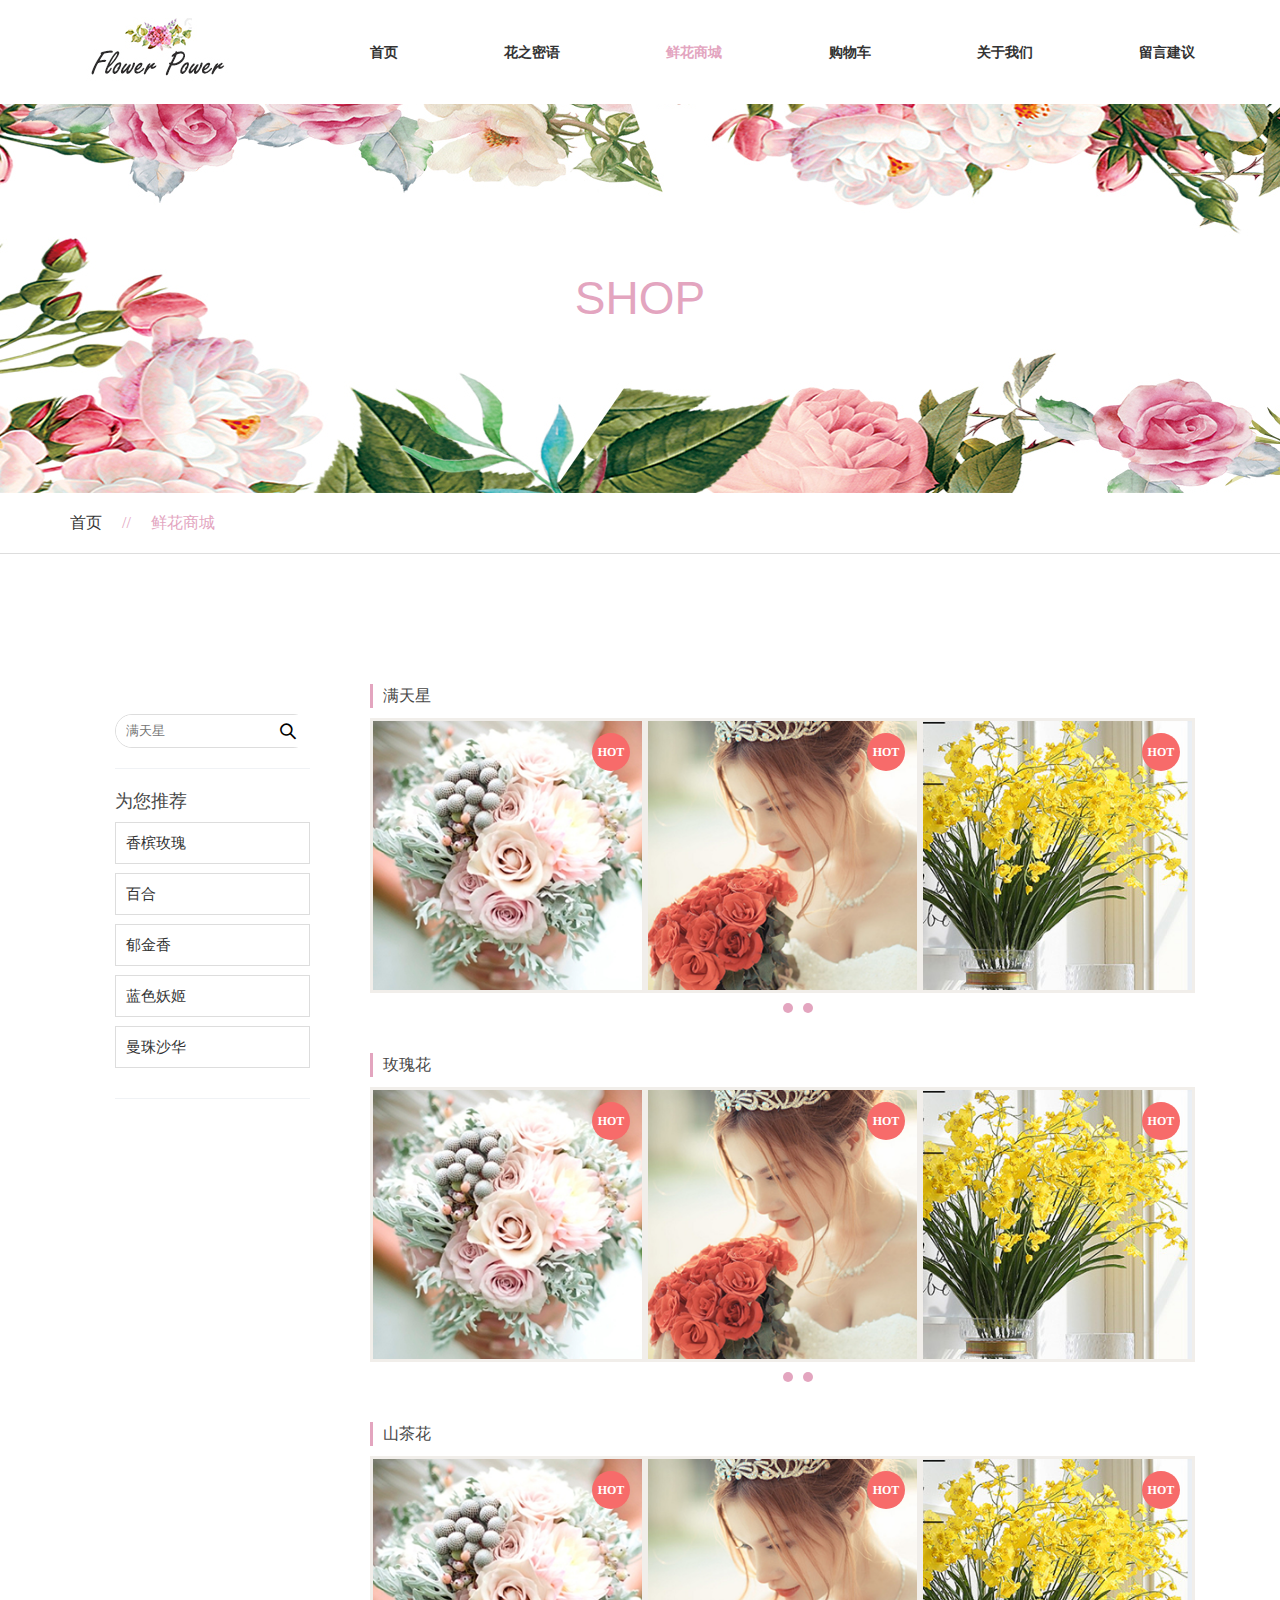
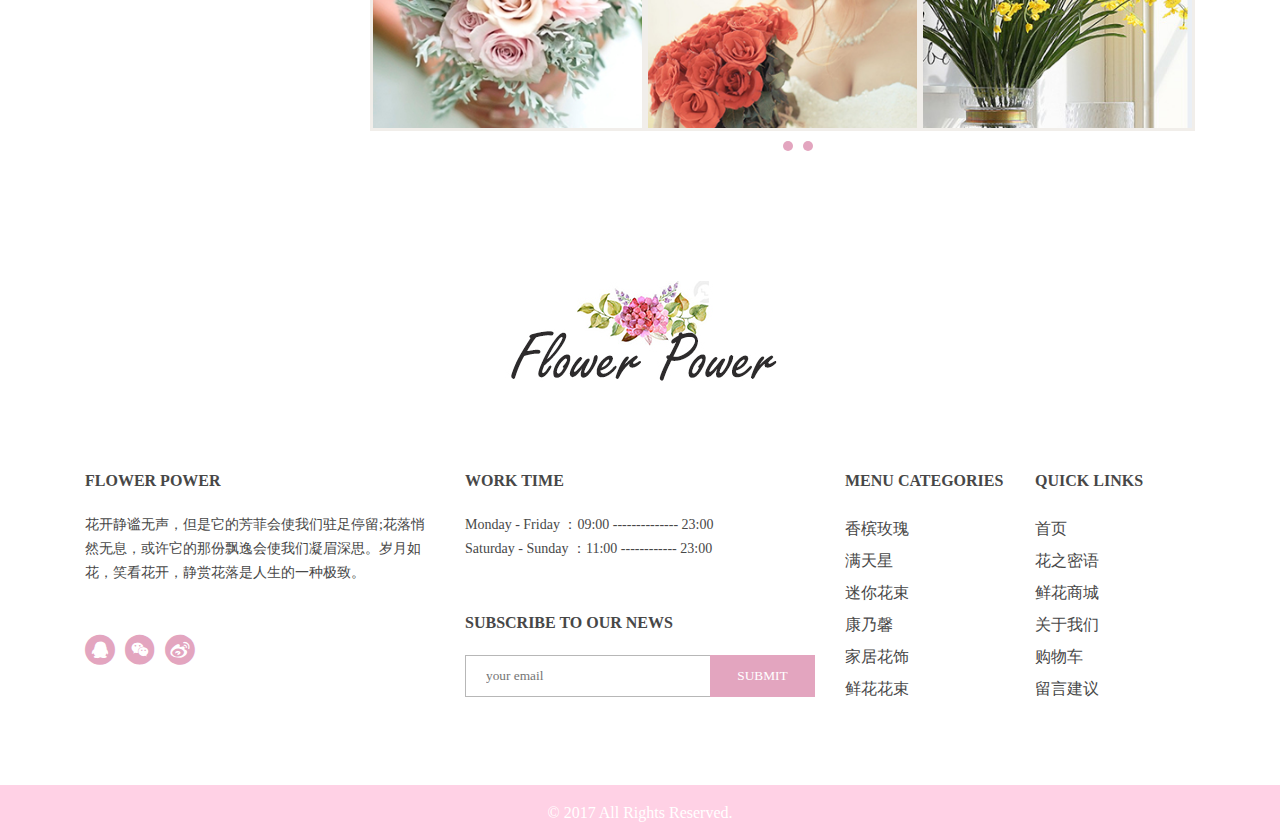
<file: shop.html>
<!DOCTYPE html>
<html lang="en">
<head>
	<meta charset="UTF-8">
	<title>商城</title>
	<link rel="stylesheet" href="css/shop.css">
	<link rel="stylesheet" href="iconfont/iconfont.css">
	<link rel="stylesheet" href="css/response.css">
	<script src="js/base.js"></script>
</head>
<body>
	<!--头部开始-->
	<header>
		<div class="container">
			<div class="row">
				<div class="col-lg-3 col-md-3 col-sm-3 col-xs-3">
				<div class="logo">
					<img src="img/logo2.jpg" alt="">
				</div>
				</div>
				<div class="col-lg-9 col-md-9">
					<div class="head-right">
						<nav class="nav1">
							<ul class="main-nav">
								<li><a href="index.html">首页</a></li>
								<li><a href="flower.html">花之密语</a></li>
								<li><a href="shop.html">鲜花商城</a></li>
								<li><a href="car.html">购物车</a></li>
								<li><a href="about.html">关于我们</a></li>
								<li><a href="liuyan.html">留言建议</a></li>
							</ul>
						</nav>
					</div>
				</div>
			</div>
		</div>
	</header>
	
	<div class="head">
		<div class="container">
			<div class="row">
				<div class="head-right">
					<nav class="nav2">
						<ul class="main-nav">
							<li class="col-sm-4 col-xs-4">
								<a><i class="iconfont">&#xe789</i></a>
							</li>
							<li class="col-sm-4 col-xs-4">
								<a href="index.html">Flower Power</a>
							</li>
							<li class="col-sm-4 col-xs-4">
								<a href="car.html"><i class="iconfont">&#xe615</i></a>
							</li>
						</ul>
					</nav>
				</div>
			</div>
		</div>
	</div>
<!-- 头部导航结束 -->

<!-- 侧导航开始 -->
	<div class="section-aside">
		<div class="top">
			<img src="img/logo2.jpg" alt="">
		</div>
		<ul>
			<li><a href="index.html">首页</a></li>
			<li><a href="flower.html">花之密语</a></li>
			<li><a href="shop.html">鲜花商城</a></li>
			
			<li><a href="car.html">购物车</a></li>
			<li><a href="about.html">关于我们</a></li>
			<li><a href="liuyan.html">留言建议</a></li>
		</ul>
	</div>




<!-- 图开始 -->
	<section class="banner-img">
		<div class="container">
			<div class="row">
				<div class="big-img col-lg-12 col-md-12 col-sm-12 col-xs-12">
				
					<h2 class="text-center">SHOP</h2>
				</div>
				
			</div>
		</div>
	</section>
	<section class="section-mulu">
		<div class="container">
			<div class="row">
				<ul class="mulu">
					<li>首页</li>
					<li><span>//</span>鲜花商城</li>
				</ul>
			</div>
		</div>
	</section>

	<!-- 商品列表开始 -->
	<div class="section-shop">
		<div class="container">
			<div class="row">
				<div class="huayu-right col-lg-3 col-md-3 col-sm-12 col-xs-12">
					<div class="row">
						<div class="hy-right">
							<form action="">
								<div class="search">
									<input type="text" placeholder="满天星">
									<button type="submit">
										<i class="iconfont">&#xe638</i>
									</button>
								</div>
							</form>

							<div class="tuijian">
								<h3>为您推荐</h3>
								<div class="tj-list">
									<div class="tjs"><a href="">香槟玫瑰</a></div>
									<div class="tjs"><a href="">百合</a></div>
									<div class="tjs"><a href="">郁金香</a></div>
									<div class="tjs"><a href="">蓝色妖姬</a></div>
									<div class="tjs"><a href="">曼珠沙华</a></div>
								</div>
							</div>
						</div>
					</div>
		 		</div>
	 			
				<div class="row col-lg-9 col-md-9 col-sm-12 col-xs-12">
					<div class="hua-list">
						<p class="name">满天星</p>
			 			<ul>
							<li class="products col-lg-4 col-md-4 col-sm-4 col-xs-12">
								<a href="shop-xiangqing.html">
									<div class="hot">HOT</div>
									<img src="img/hot1.png" alt="">
									<!-- <div class="zhezhao"> -->
									<div class="zz">
										<i class="iconfont">&#xe600</i>
										<i class="iconfont">&#xe70a</i>
									</div>
									<!-- </div> -->
								</a>
								<!-- <div class="money">￥13.14</div>
								<div class="des">Flower Power & 满天星花干</div> -->
							</li>
							<li class="products col-lg-4 col-md-4 col-sm-4 col-xs-12">
								<a href="shop-xiangqing.html">
									<div class="hot">HOT</div>
									<img src="img/hot2.png" alt="">
									<div class="zz">
										<i class="iconfont">&#xe600</i>
										<i class="iconfont">&#xe70a</i>
									</div>
								</a>
							</li>
							<li class="products col-lg-4 col-md-4 col-sm-4 col-xs-12">
								<a href="shop-xiangqing.html">
									<div class="hot">HOT</div>
									<img src="img/hot3.jpg" alt="">
					
									<div class="zz">
										<i class="iconfont">&#xe600</i>
										<i class="iconfont">&#xe70a</i>
									</div>
									
								</a>
							</li>
						</ul>
						<div class="btn">
							<div class="btn1"></div>
							<div class="btn1"></div>
						</div>
					</div>
					<div class="hua-list">
						<p class="name">玫瑰花</p>
			 			<ul>
							<li class="products col-lg-4 col-md-4 col-sm-4 col-xs-12">
								<a href="shop-xiangqing.html">
									<div class="hot">HOT</div>
									<img src="img/hot1.png" alt="">
									<!-- <div class="zhezhao"> -->
									<div class="zz">
										<i class="iconfont">&#xe600</i>
										<i class="iconfont">&#xe70a</i>
									</div>
									<!-- </div> -->
								</a>
								<!-- <div class="money">￥13.14</div>
								<div class="des">Flower Power & 满天星花干</div> -->
							</li>
							<li class="products col-lg-4 col-md-4 col-sm-4 col-xs-12">
								<a href="shop-xiangqing.html">
									<div class="hot">HOT</div>
									<img src="img/hot2.png" alt="">
									<div class="zz">
										<i class="iconfont">&#xe600</i>
										<i class="iconfont">&#xe70a</i>
									</div>
								</a>
							</li>
							<li class="products col-lg-4 col-md-4 col-sm-4 col-xs-12">
								<a href="shop-xiangqing.html">
									<div class="hot">HOT</div>
									<img src="img/hot3.jpg" alt="">
					
									<div class="zz">
										<i class="iconfont">&#xe600</i>
										<i class="iconfont">&#xe70a</i>
									</div>
									
								</a>
							</li>
						</ul>
						<div class="btn">
							<div class="btn1"></div>
							<div class="btn1"></div>
						</div>
					</div>


					<div class="hua-list">
						<p class="name">山茶花</p>
			 			<ul>
							<li class="products col-lg-4 col-md-4 col-sm-4 col-xs-12">
								<a href="shop-xiangqing.html">
									<div class="hot">HOT</div>
									<img src="img/hot1.png" alt="">
									<!-- <div class="zhezhao"> -->
									<div class="zz">
										<i class="iconfont">&#xe600</i>
										<i class="iconfont">&#xe70a</i>
									</div>
									<!-- </div> -->
								</a>
								<!-- <div class="money">￥13.14</div>
								<div class="des">Flower Power & 满天星花干</div> -->
							</li>
							<li class="products col-lg-4 col-md-4 col-sm-4 col-xs-12">
								<a href="shop-xiangqing.html">
									<div class="hot">HOT</div>
									<img src="img/hot2.png" alt="">
									<div class="zz">
										<i class="iconfont">&#xe600</i>
										<i class="iconfont">&#xe70a</i>
									</div>
								</a>
							</li>
							<li class="products col-lg-4 col-md-4 col-sm-4 col-xs-12">
								<a href="shop-xiangqing.html">
									<div class="hot">HOT</div>
									<img src="img/hot3.jpg" alt="">
					
									<div class="zz">
										<i class="iconfont">&#xe600</i>
										<i class="iconfont">&#xe70a</i>
									</div>
									
								</a>
							</li>
						</ul>
						<div class="btn">
							<div class="btn1"></div>
							<div class="btn1"></div>
						</div>
					</div>
				</div>
			</div>
		</div>
	</div>

<!-- footer开始 -->
<footer class="footer">
	<div class="container">
		<div class="row">
			<div class="conten-footer">
				<div class="logo-footer">
					<img src="img/logo22.jpg" alt="">
				</div>
			</div>
			<div class="main-text-footer">
				<div class="footerleft col-lg-4 col-md-4 col-sm-6 col-xs-12">
					<div class="footer-left">
						<h3>Flower power</h3>
						<p>花开静谧无声，但是它的芳菲会使我们驻足停留;花落悄然无息，或许它的那份飘逸会使我们凝眉深思。岁月如花，笑看花开，静赏花落是人生的一种极致。</p>
						<ul class="logos">
							<li><a href=""><i class="iconfont">&#xe61d</i></a></li>
							<li><a href=""><i class="iconfont">&#xe63e</i></a></li>
							<li><a href=""><i class="iconfont">&#xe6b7</i></a></li>
						</ul>
					</div>
				</div>

				<div class="footerleft col-lg-4 col-md-4 col-sm-6 col-xs-12">
					<div class="footer-center">
						<div class="work-time">
							<h3>Work Time</h3>
							<div class="main-time">
								<span class="time1">Monday  -  Friday </span>
								<span class="time1"> ：09:00 -------------- 23:00</span>
							</div>
							<div class="main-time">
								<span class="time1">Saturday - Sunday  </span>
								<span class="time1"> ：11:00 ------------ 23:00</span>
							</div>
						</div>

						<div class="email">
							<h3>Subscribe to our news</h3>
							<form action="" class="your-email">
								<input type="text" placeholder="your email" class="input-email">
								<div class="submit">
									<input type="button" value="submit" class="input-submit">
								</div>
							</form>
						</div>
					</div>
				</div>
				
				<div class="footerleft col-lg-2 col-md-2 col-sm-6 col-xs-12">
					<div class="footer-right1">
						<h3>Menu categories</h3>
						<div class="main-categories">
							<p class="text">香槟玫瑰</p>
							<p class="text">满天星</p>
							<p class="text">迷你花束</p>
							<p class="text">康乃馨</p>
							<p class="text">家居花饰</p>
							<p class="text">鲜花花束</p>
						</div>
					</div>
				</div>

				<div class="footerleft col-lg-2 col-md-2 col-sm-6 col-xs-12">
					<div class="footer-right1">
						<h3>quick links</h3>
						<div class="main-categories lianjie">
							<a href="index.html"><p class="text">首页</p></a>
							<a href="flower.html"><p class="text">花之密语</p></a>
							<a href="shop.html"><p class="text">鲜花商城</p></a>
							<a href="about.html"><p class="text">关于我们</p></a>
							<a href="car.html"><p class="text">购物车</p></a>
							<a href="liuyan.html"><p class="text">留言建议</p></a>
						</div>
					</div>
				</div>

			</div>
		</div>
	</div>
</footer>
<div class="footer-bottom">© 2017 All Rights Reserved.</div>
</body>
</html>
</file>
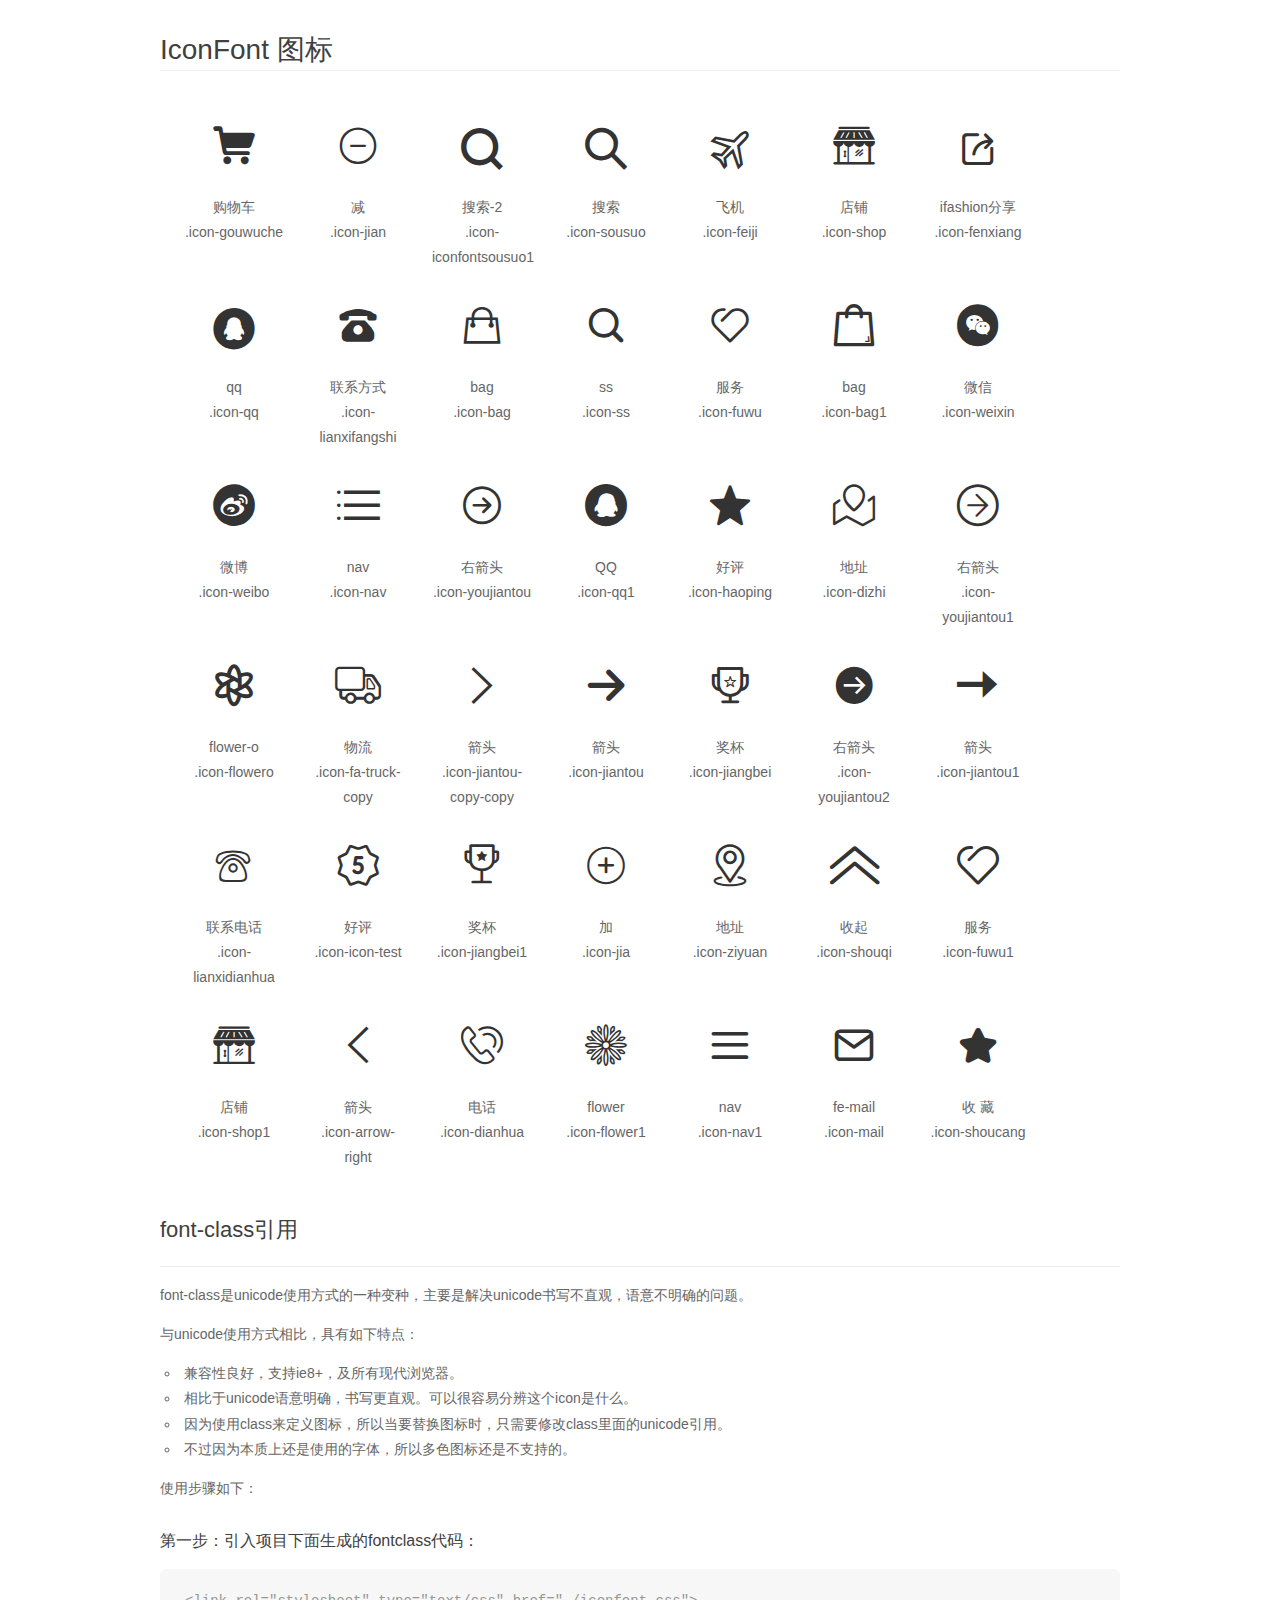
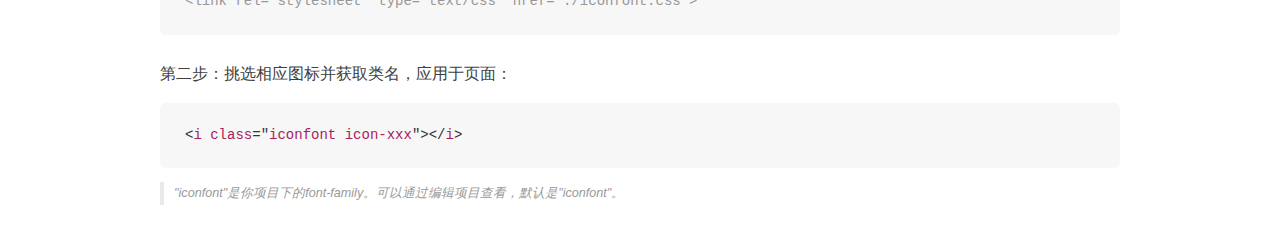
<file: iconfont/demo_fontclass.html>
<!DOCTYPE html>
<html>
<head>
    <meta charset="utf-8"/>
    <title>IconFont</title>
    <link rel="stylesheet" href="demo.css">
    <link rel="stylesheet" href="iconfont.css">
</head>
<body>
    <div class="main markdown">
        <h1>IconFont 图标</h1>
        <ul class="icon_lists clear">
            
                <li>
                <i class="icon iconfont icon-gouwuche"></i>
                    <div class="name">购物车</div>
                    <div class="fontclass">.icon-gouwuche</div>
                </li>
            
                <li>
                <i class="icon iconfont icon-jian"></i>
                    <div class="name">减</div>
                    <div class="fontclass">.icon-jian</div>
                </li>
            
                <li>
                <i class="icon iconfont icon-iconfontsousuo1"></i>
                    <div class="name">搜索-2</div>
                    <div class="fontclass">.icon-iconfontsousuo1</div>
                </li>
            
                <li>
                <i class="icon iconfont icon-sousuo"></i>
                    <div class="name">搜索</div>
                    <div class="fontclass">.icon-sousuo</div>
                </li>
            
                <li>
                <i class="icon iconfont icon-feiji"></i>
                    <div class="name">飞机</div>
                    <div class="fontclass">.icon-feiji</div>
                </li>
            
                <li>
                <i class="icon iconfont icon-shop"></i>
                    <div class="name">店铺</div>
                    <div class="fontclass">.icon-shop</div>
                </li>
            
                <li>
                <i class="icon iconfont icon-fenxiang"></i>
                    <div class="name">ifashion分享</div>
                    <div class="fontclass">.icon-fenxiang</div>
                </li>
            
                <li>
                <i class="icon iconfont icon-qq"></i>
                    <div class="name">qq</div>
                    <div class="fontclass">.icon-qq</div>
                </li>
            
                <li>
                <i class="icon iconfont icon-lianxifangshi"></i>
                    <div class="name">联系方式</div>
                    <div class="fontclass">.icon-lianxifangshi</div>
                </li>
            
                <li>
                <i class="icon iconfont icon-bag"></i>
                    <div class="name">bag</div>
                    <div class="fontclass">.icon-bag</div>
                </li>
            
                <li>
                <i class="icon iconfont icon-ss"></i>
                    <div class="name">ss</div>
                    <div class="fontclass">.icon-ss</div>
                </li>
            
                <li>
                <i class="icon iconfont icon-fuwu"></i>
                    <div class="name">服务</div>
                    <div class="fontclass">.icon-fuwu</div>
                </li>
            
                <li>
                <i class="icon iconfont icon-bag1"></i>
                    <div class="name">bag</div>
                    <div class="fontclass">.icon-bag1</div>
                </li>
            
                <li>
                <i class="icon iconfont icon-weixin"></i>
                    <div class="name">微信</div>
                    <div class="fontclass">.icon-weixin</div>
                </li>
            
                <li>
                <i class="icon iconfont icon-weibo"></i>
                    <div class="name">微博</div>
                    <div class="fontclass">.icon-weibo</div>
                </li>
            
                <li>
                <i class="icon iconfont icon-nav"></i>
                    <div class="name">nav</div>
                    <div class="fontclass">.icon-nav</div>
                </li>
            
                <li>
                <i class="icon iconfont icon-youjiantou"></i>
                    <div class="name">右箭头</div>
                    <div class="fontclass">.icon-youjiantou</div>
                </li>
            
                <li>
                <i class="icon iconfont icon-qq1"></i>
                    <div class="name">QQ</div>
                    <div class="fontclass">.icon-qq1</div>
                </li>
            
                <li>
                <i class="icon iconfont icon-haoping"></i>
                    <div class="name">好评</div>
                    <div class="fontclass">.icon-haoping</div>
                </li>
            
                <li>
                <i class="icon iconfont icon-dizhi"></i>
                    <div class="name">地址</div>
                    <div class="fontclass">.icon-dizhi</div>
                </li>
            
                <li>
                <i class="icon iconfont icon-youjiantou1"></i>
                    <div class="name">右箭头</div>
                    <div class="fontclass">.icon-youjiantou1</div>
                </li>
            
                <li>
                <i class="icon iconfont icon-flowero"></i>
                    <div class="name">flower-o</div>
                    <div class="fontclass">.icon-flowero</div>
                </li>
            
                <li>
                <i class="icon iconfont icon-fa-truck-copy"></i>
                    <div class="name">物流</div>
                    <div class="fontclass">.icon-fa-truck-copy</div>
                </li>
            
                <li>
                <i class="icon iconfont icon-jiantou-copy-copy"></i>
                    <div class="name">箭头</div>
                    <div class="fontclass">.icon-jiantou-copy-copy</div>
                </li>
            
                <li>
                <i class="icon iconfont icon-jiantou"></i>
                    <div class="name">箭头</div>
                    <div class="fontclass">.icon-jiantou</div>
                </li>
            
                <li>
                <i class="icon iconfont icon-jiangbei"></i>
                    <div class="name">奖杯</div>
                    <div class="fontclass">.icon-jiangbei</div>
                </li>
            
                <li>
                <i class="icon iconfont icon-youjiantou2"></i>
                    <div class="name">右箭头</div>
                    <div class="fontclass">.icon-youjiantou2</div>
                </li>
            
                <li>
                <i class="icon iconfont icon-jiantou1"></i>
                    <div class="name">箭头</div>
                    <div class="fontclass">.icon-jiantou1</div>
                </li>
            
                <li>
                <i class="icon iconfont icon-lianxidianhua"></i>
                    <div class="name">联系电话</div>
                    <div class="fontclass">.icon-lianxidianhua</div>
                </li>
            
                <li>
                <i class="icon iconfont icon-icon-test"></i>
                    <div class="name">好评</div>
                    <div class="fontclass">.icon-icon-test</div>
                </li>
            
                <li>
                <i class="icon iconfont icon-jiangbei1"></i>
                    <div class="name">奖杯</div>
                    <div class="fontclass">.icon-jiangbei1</div>
                </li>
            
                <li>
                <i class="icon iconfont icon-jia"></i>
                    <div class="name">加</div>
                    <div class="fontclass">.icon-jia</div>
                </li>
            
                <li>
                <i class="icon iconfont icon-ziyuan"></i>
                    <div class="name">地址</div>
                    <div class="fontclass">.icon-ziyuan</div>
                </li>
            
                <li>
                <i class="icon iconfont icon-shouqi"></i>
                    <div class="name">收起</div>
                    <div class="fontclass">.icon-shouqi</div>
                </li>
            
                <li>
                <i class="icon iconfont icon-fuwu1"></i>
                    <div class="name">服务</div>
                    <div class="fontclass">.icon-fuwu1</div>
                </li>
            
                <li>
                <i class="icon iconfont icon-shop1"></i>
                    <div class="name">店铺</div>
                    <div class="fontclass">.icon-shop1</div>
                </li>
            
                <li>
                <i class="icon iconfont icon-arrow-right"></i>
                    <div class="name">箭头</div>
                    <div class="fontclass">.icon-arrow-right</div>
                </li>
            
                <li>
                <i class="icon iconfont icon-dianhua"></i>
                    <div class="name">电话</div>
                    <div class="fontclass">.icon-dianhua</div>
                </li>
            
                <li>
                <i class="icon iconfont icon-flower1"></i>
                    <div class="name">flower</div>
                    <div class="fontclass">.icon-flower1</div>
                </li>
            
                <li>
                <i class="icon iconfont icon-nav1"></i>
                    <div class="name">nav</div>
                    <div class="fontclass">.icon-nav1</div>
                </li>
            
                <li>
                <i class="icon iconfont icon-mail"></i>
                    <div class="name">fe-mail</div>
                    <div class="fontclass">.icon-mail</div>
                </li>
            
                <li>
                <i class="icon iconfont icon-shoucang"></i>
                    <div class="name">收 藏</div>
                    <div class="fontclass">.icon-shoucang</div>
                </li>
            
        </ul>

        <h2 id="font-class-">font-class引用</h2>
        <hr>

        <p>font-class是unicode使用方式的一种变种，主要是解决unicode书写不直观，语意不明确的问题。</p>
        <p>与unicode使用方式相比，具有如下特点：</p>
        <ul>
        <li>兼容性良好，支持ie8+，及所有现代浏览器。</li>
        <li>相比于unicode语意明确，书写更直观。可以很容易分辨这个icon是什么。</li>
        <li>因为使用class来定义图标，所以当要替换图标时，只需要修改class里面的unicode引用。</li>
        <li>不过因为本质上还是使用的字体，所以多色图标还是不支持的。</li>
        </ul>
        <p>使用步骤如下：</p>
        <h3 id="-fontclass-">第一步：引入项目下面生成的fontclass代码：</h3>


        <pre><code class="lang-js hljs javascript"><span class="hljs-comment">&lt;link rel="stylesheet" type="text/css" href="./iconfont.css"&gt;</span></code></pre>
        <h3 id="-">第二步：挑选相应图标并获取类名，应用于页面：</h3>
        <pre><code class="lang-css hljs">&lt;<span class="hljs-selector-tag">i</span> <span class="hljs-selector-tag">class</span>="<span class="hljs-selector-tag">iconfont</span> <span class="hljs-selector-tag">icon-xxx</span>"&gt;&lt;/<span class="hljs-selector-tag">i</span>&gt;</code></pre>
        <blockquote>
        <p>"iconfont"是你项目下的font-family。可以通过编辑项目查看，默认是"iconfont"。</p>
        </blockquote>
    </div>
</body>
</html>
</file>
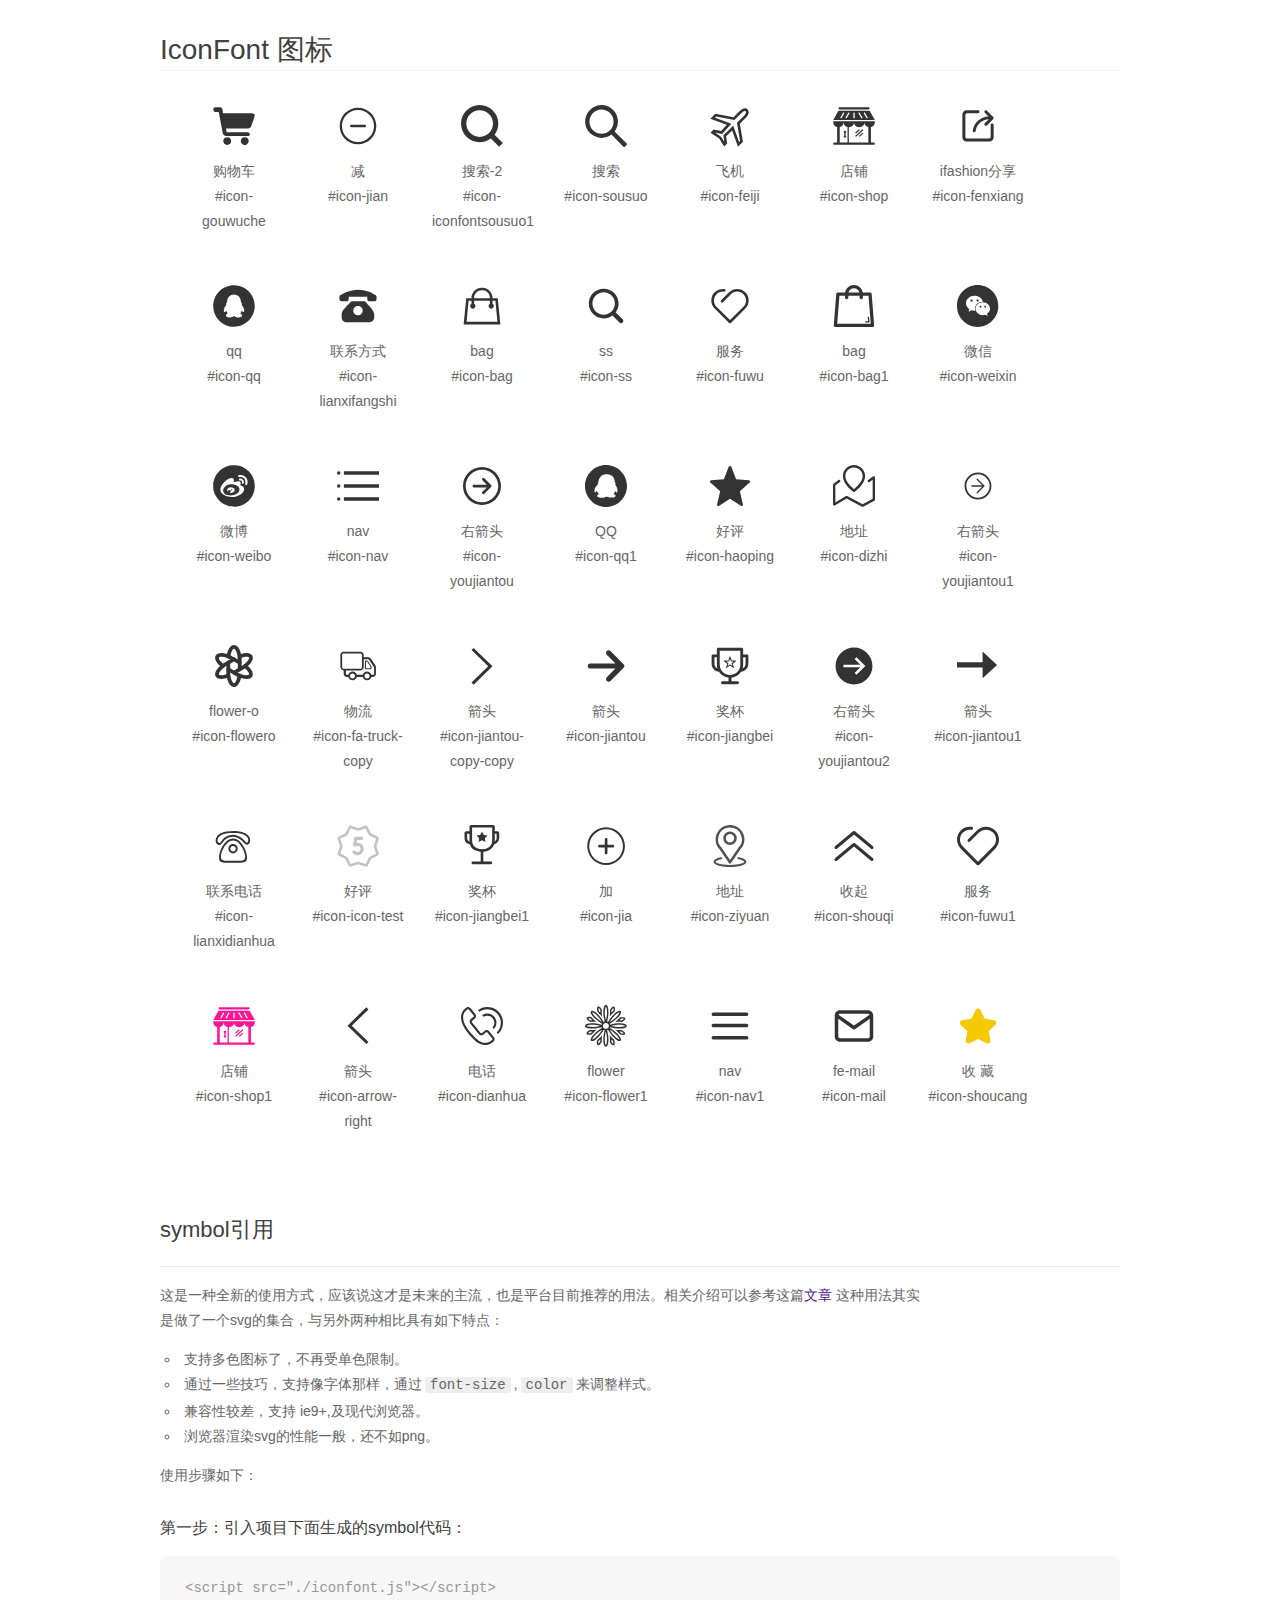
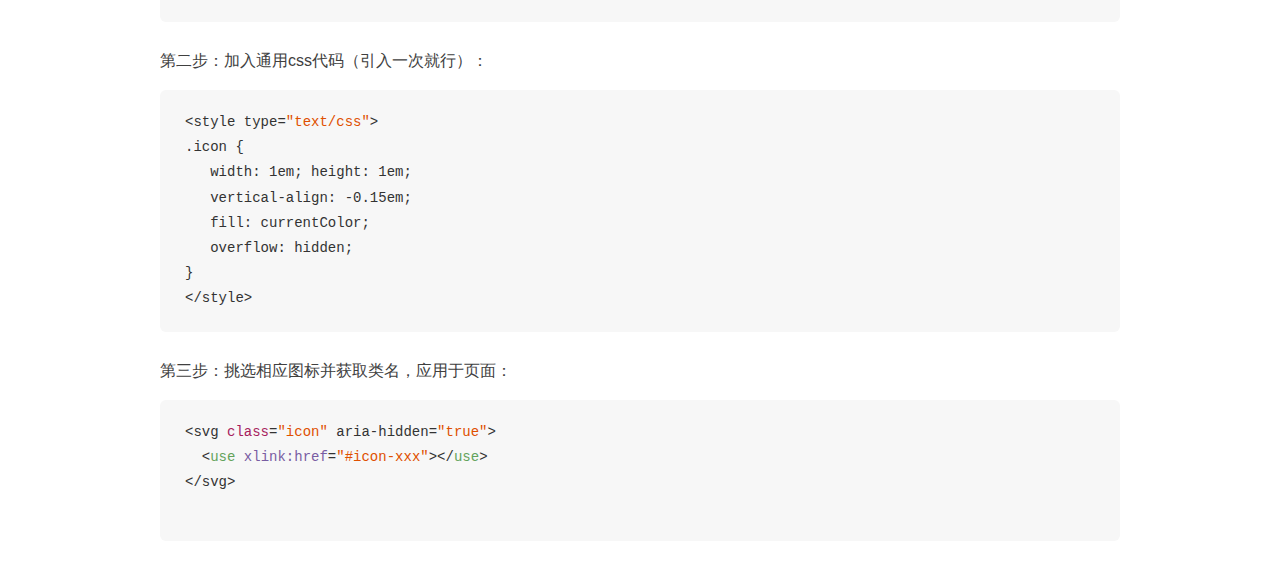
<file: iconfont/demo_symbol.html>
<!DOCTYPE html>
<html>
<head>
    <meta charset="utf-8"/>
    <title>IconFont</title>
    <link rel="stylesheet" href="demo.css">
    <script src="iconfont.js"></script>

    <style type="text/css">
        .icon {
          /* 通过设置 font-size 来改变图标大小 */
          width: 1em; height: 1em;
          /* 图标和文字相邻时，垂直对齐 */
          vertical-align: -0.15em;
          /* 通过设置 color 来改变 SVG 的颜色/fill */
          fill: currentColor;
          /* path 和 stroke 溢出 viewBox 部分在 IE 下会显示
             normalize.css 中也包含这行 */
          overflow: hidden;
        }

    </style>
</head>
<body>
    <div class="main markdown">
        <h1>IconFont 图标</h1>
        <ul class="icon_lists clear">
            
                <li>
                    <svg class="icon" aria-hidden="true">
                        <use xlink:href="#icon-gouwuche"></use>
                    </svg>
                    <div class="name">购物车</div>
                    <div class="fontclass">#icon-gouwuche</div>
                </li>
            
                <li>
                    <svg class="icon" aria-hidden="true">
                        <use xlink:href="#icon-jian"></use>
                    </svg>
                    <div class="name">减</div>
                    <div class="fontclass">#icon-jian</div>
                </li>
            
                <li>
                    <svg class="icon" aria-hidden="true">
                        <use xlink:href="#icon-iconfontsousuo1"></use>
                    </svg>
                    <div class="name">搜索-2</div>
                    <div class="fontclass">#icon-iconfontsousuo1</div>
                </li>
            
                <li>
                    <svg class="icon" aria-hidden="true">
                        <use xlink:href="#icon-sousuo"></use>
                    </svg>
                    <div class="name">搜索</div>
                    <div class="fontclass">#icon-sousuo</div>
                </li>
            
                <li>
                    <svg class="icon" aria-hidden="true">
                        <use xlink:href="#icon-feiji"></use>
                    </svg>
                    <div class="name">飞机</div>
                    <div class="fontclass">#icon-feiji</div>
                </li>
            
                <li>
                    <svg class="icon" aria-hidden="true">
                        <use xlink:href="#icon-shop"></use>
                    </svg>
                    <div class="name">店铺</div>
                    <div class="fontclass">#icon-shop</div>
                </li>
            
                <li>
                    <svg class="icon" aria-hidden="true">
                        <use xlink:href="#icon-fenxiang"></use>
                    </svg>
                    <div class="name">ifashion分享</div>
                    <div class="fontclass">#icon-fenxiang</div>
                </li>
            
                <li>
                    <svg class="icon" aria-hidden="true">
                        <use xlink:href="#icon-qq"></use>
                    </svg>
                    <div class="name">qq</div>
                    <div class="fontclass">#icon-qq</div>
                </li>
            
                <li>
                    <svg class="icon" aria-hidden="true">
                        <use xlink:href="#icon-lianxifangshi"></use>
                    </svg>
                    <div class="name">联系方式</div>
                    <div class="fontclass">#icon-lianxifangshi</div>
                </li>
            
                <li>
                    <svg class="icon" aria-hidden="true">
                        <use xlink:href="#icon-bag"></use>
                    </svg>
                    <div class="name">bag</div>
                    <div class="fontclass">#icon-bag</div>
                </li>
            
                <li>
                    <svg class="icon" aria-hidden="true">
                        <use xlink:href="#icon-ss"></use>
                    </svg>
                    <div class="name">ss</div>
                    <div class="fontclass">#icon-ss</div>
                </li>
            
                <li>
                    <svg class="icon" aria-hidden="true">
                        <use xlink:href="#icon-fuwu"></use>
                    </svg>
                    <div class="name">服务</div>
                    <div class="fontclass">#icon-fuwu</div>
                </li>
            
                <li>
                    <svg class="icon" aria-hidden="true">
                        <use xlink:href="#icon-bag1"></use>
                    </svg>
                    <div class="name">bag</div>
                    <div class="fontclass">#icon-bag1</div>
                </li>
            
                <li>
                    <svg class="icon" aria-hidden="true">
                        <use xlink:href="#icon-weixin"></use>
                    </svg>
                    <div class="name">微信</div>
                    <div class="fontclass">#icon-weixin</div>
                </li>
            
                <li>
                    <svg class="icon" aria-hidden="true">
                        <use xlink:href="#icon-weibo"></use>
                    </svg>
                    <div class="name">微博</div>
                    <div class="fontclass">#icon-weibo</div>
                </li>
            
                <li>
                    <svg class="icon" aria-hidden="true">
                        <use xlink:href="#icon-nav"></use>
                    </svg>
                    <div class="name">nav</div>
                    <div class="fontclass">#icon-nav</div>
                </li>
            
                <li>
                    <svg class="icon" aria-hidden="true">
                        <use xlink:href="#icon-youjiantou"></use>
                    </svg>
                    <div class="name">右箭头</div>
                    <div class="fontclass">#icon-youjiantou</div>
                </li>
            
                <li>
                    <svg class="icon" aria-hidden="true">
                        <use xlink:href="#icon-qq1"></use>
                    </svg>
                    <div class="name">QQ</div>
                    <div class="fontclass">#icon-qq1</div>
                </li>
            
                <li>
                    <svg class="icon" aria-hidden="true">
                        <use xlink:href="#icon-haoping"></use>
                    </svg>
                    <div class="name">好评</div>
                    <div class="fontclass">#icon-haoping</div>
                </li>
            
                <li>
                    <svg class="icon" aria-hidden="true">
                        <use xlink:href="#icon-dizhi"></use>
                    </svg>
                    <div class="name">地址</div>
                    <div class="fontclass">#icon-dizhi</div>
                </li>
            
                <li>
                    <svg class="icon" aria-hidden="true">
                        <use xlink:href="#icon-youjiantou1"></use>
                    </svg>
                    <div class="name">右箭头</div>
                    <div class="fontclass">#icon-youjiantou1</div>
                </li>
            
                <li>
                    <svg class="icon" aria-hidden="true">
                        <use xlink:href="#icon-flowero"></use>
                    </svg>
                    <div class="name">flower-o</div>
                    <div class="fontclass">#icon-flowero</div>
                </li>
            
                <li>
                    <svg class="icon" aria-hidden="true">
                        <use xlink:href="#icon-fa-truck-copy"></use>
                    </svg>
                    <div class="name">物流</div>
                    <div class="fontclass">#icon-fa-truck-copy</div>
                </li>
            
                <li>
                    <svg class="icon" aria-hidden="true">
                        <use xlink:href="#icon-jiantou-copy-copy"></use>
                    </svg>
                    <div class="name">箭头</div>
                    <div class="fontclass">#icon-jiantou-copy-copy</div>
                </li>
            
                <li>
                    <svg class="icon" aria-hidden="true">
                        <use xlink:href="#icon-jiantou"></use>
                    </svg>
                    <div class="name">箭头</div>
                    <div class="fontclass">#icon-jiantou</div>
                </li>
            
                <li>
                    <svg class="icon" aria-hidden="true">
                        <use xlink:href="#icon-jiangbei"></use>
                    </svg>
                    <div class="name">奖杯</div>
                    <div class="fontclass">#icon-jiangbei</div>
                </li>
            
                <li>
                    <svg class="icon" aria-hidden="true">
                        <use xlink:href="#icon-youjiantou2"></use>
                    </svg>
                    <div class="name">右箭头</div>
                    <div class="fontclass">#icon-youjiantou2</div>
                </li>
            
                <li>
                    <svg class="icon" aria-hidden="true">
                        <use xlink:href="#icon-jiantou1"></use>
                    </svg>
                    <div class="name">箭头</div>
                    <div class="fontclass">#icon-jiantou1</div>
                </li>
            
                <li>
                    <svg class="icon" aria-hidden="true">
                        <use xlink:href="#icon-lianxidianhua"></use>
                    </svg>
                    <div class="name">联系电话</div>
                    <div class="fontclass">#icon-lianxidianhua</div>
                </li>
            
                <li>
                    <svg class="icon" aria-hidden="true">
                        <use xlink:href="#icon-icon-test"></use>
                    </svg>
                    <div class="name">好评</div>
                    <div class="fontclass">#icon-icon-test</div>
                </li>
            
                <li>
                    <svg class="icon" aria-hidden="true">
                        <use xlink:href="#icon-jiangbei1"></use>
                    </svg>
                    <div class="name">奖杯</div>
                    <div class="fontclass">#icon-jiangbei1</div>
                </li>
            
                <li>
                    <svg class="icon" aria-hidden="true">
                        <use xlink:href="#icon-jia"></use>
                    </svg>
                    <div class="name">加</div>
                    <div class="fontclass">#icon-jia</div>
                </li>
            
                <li>
                    <svg class="icon" aria-hidden="true">
                        <use xlink:href="#icon-ziyuan"></use>
                    </svg>
                    <div class="name">地址</div>
                    <div class="fontclass">#icon-ziyuan</div>
                </li>
            
                <li>
                    <svg class="icon" aria-hidden="true">
                        <use xlink:href="#icon-shouqi"></use>
                    </svg>
                    <div class="name">收起</div>
                    <div class="fontclass">#icon-shouqi</div>
                </li>
            
                <li>
                    <svg class="icon" aria-hidden="true">
                        <use xlink:href="#icon-fuwu1"></use>
                    </svg>
                    <div class="name">服务</div>
                    <div class="fontclass">#icon-fuwu1</div>
                </li>
            
                <li>
                    <svg class="icon" aria-hidden="true">
                        <use xlink:href="#icon-shop1"></use>
                    </svg>
                    <div class="name">店铺</div>
                    <div class="fontclass">#icon-shop1</div>
                </li>
            
                <li>
                    <svg class="icon" aria-hidden="true">
                        <use xlink:href="#icon-arrow-right"></use>
                    </svg>
                    <div class="name">箭头</div>
                    <div class="fontclass">#icon-arrow-right</div>
                </li>
            
                <li>
                    <svg class="icon" aria-hidden="true">
                        <use xlink:href="#icon-dianhua"></use>
                    </svg>
                    <div class="name">电话</div>
                    <div class="fontclass">#icon-dianhua</div>
                </li>
            
                <li>
                    <svg class="icon" aria-hidden="true">
                        <use xlink:href="#icon-flower1"></use>
                    </svg>
                    <div class="name">flower</div>
                    <div class="fontclass">#icon-flower1</div>
                </li>
            
                <li>
                    <svg class="icon" aria-hidden="true">
                        <use xlink:href="#icon-nav1"></use>
                    </svg>
                    <div class="name">nav</div>
                    <div class="fontclass">#icon-nav1</div>
                </li>
            
                <li>
                    <svg class="icon" aria-hidden="true">
                        <use xlink:href="#icon-mail"></use>
                    </svg>
                    <div class="name">fe-mail</div>
                    <div class="fontclass">#icon-mail</div>
                </li>
            
                <li>
                    <svg class="icon" aria-hidden="true">
                        <use xlink:href="#icon-shoucang"></use>
                    </svg>
                    <div class="name">收 藏</div>
                    <div class="fontclass">#icon-shoucang</div>
                </li>
            
        </ul>


        <h2 id="symbol-">symbol引用</h2>
        <hr>

        <p>这是一种全新的使用方式，应该说这才是未来的主流，也是平台目前推荐的用法。相关介绍可以参考这篇<a href="">文章</a>
        这种用法其实是做了一个svg的集合，与另外两种相比具有如下特点：</p>
        <ul>
          <li>支持多色图标了，不再受单色限制。</li>
          <li>通过一些技巧，支持像字体那样，通过<code>font-size</code>,<code>color</code>来调整样式。</li>
          <li>兼容性较差，支持 ie9+,及现代浏览器。</li>
          <li>浏览器渲染svg的性能一般，还不如png。</li>
        </ul>
        <p>使用步骤如下：</p>
        <h3 id="-symbol-">第一步：引入项目下面生成的symbol代码：</h3>
        <pre><code class="lang-js hljs javascript"><span class="hljs-comment">&lt;script src="./iconfont.js"&gt;&lt;/script&gt;</span></code></pre>
        <h3 id="-css-">第二步：加入通用css代码（引入一次就行）：</h3>
        <pre><code class="lang-js hljs javascript">&lt;style type=<span class="hljs-string">"text/css"</span>&gt;
.icon {
   width: <span class="hljs-number">1</span>em; height: <span class="hljs-number">1</span>em;
   vertical-align: <span class="hljs-number">-0.15</span>em;
   fill: currentColor;
   overflow: hidden;
}
&lt;<span class="hljs-regexp">/style&gt;</span></code></pre>
        <h3 id="-">第三步：挑选相应图标并获取类名，应用于页面：</h3>
        <pre><code class="lang-js hljs javascript">&lt;svg <span class="hljs-class"><span class="hljs-keyword">class</span></span>=<span class="hljs-string">"icon"</span> aria-hidden=<span class="hljs-string">"true"</span>&gt;<span class="xml"><span class="hljs-tag">
  &lt;<span class="hljs-name">use</span> <span class="hljs-attr">xlink:href</span>=<span class="hljs-string">"#icon-xxx"</span>&gt;</span><span class="hljs-tag">&lt;/<span class="hljs-name">use</span>&gt;</span>
</span>&lt;<span class="hljs-regexp">/svg&gt;
        </span></code></pre>
    </div>
</body>
</html>
</file>
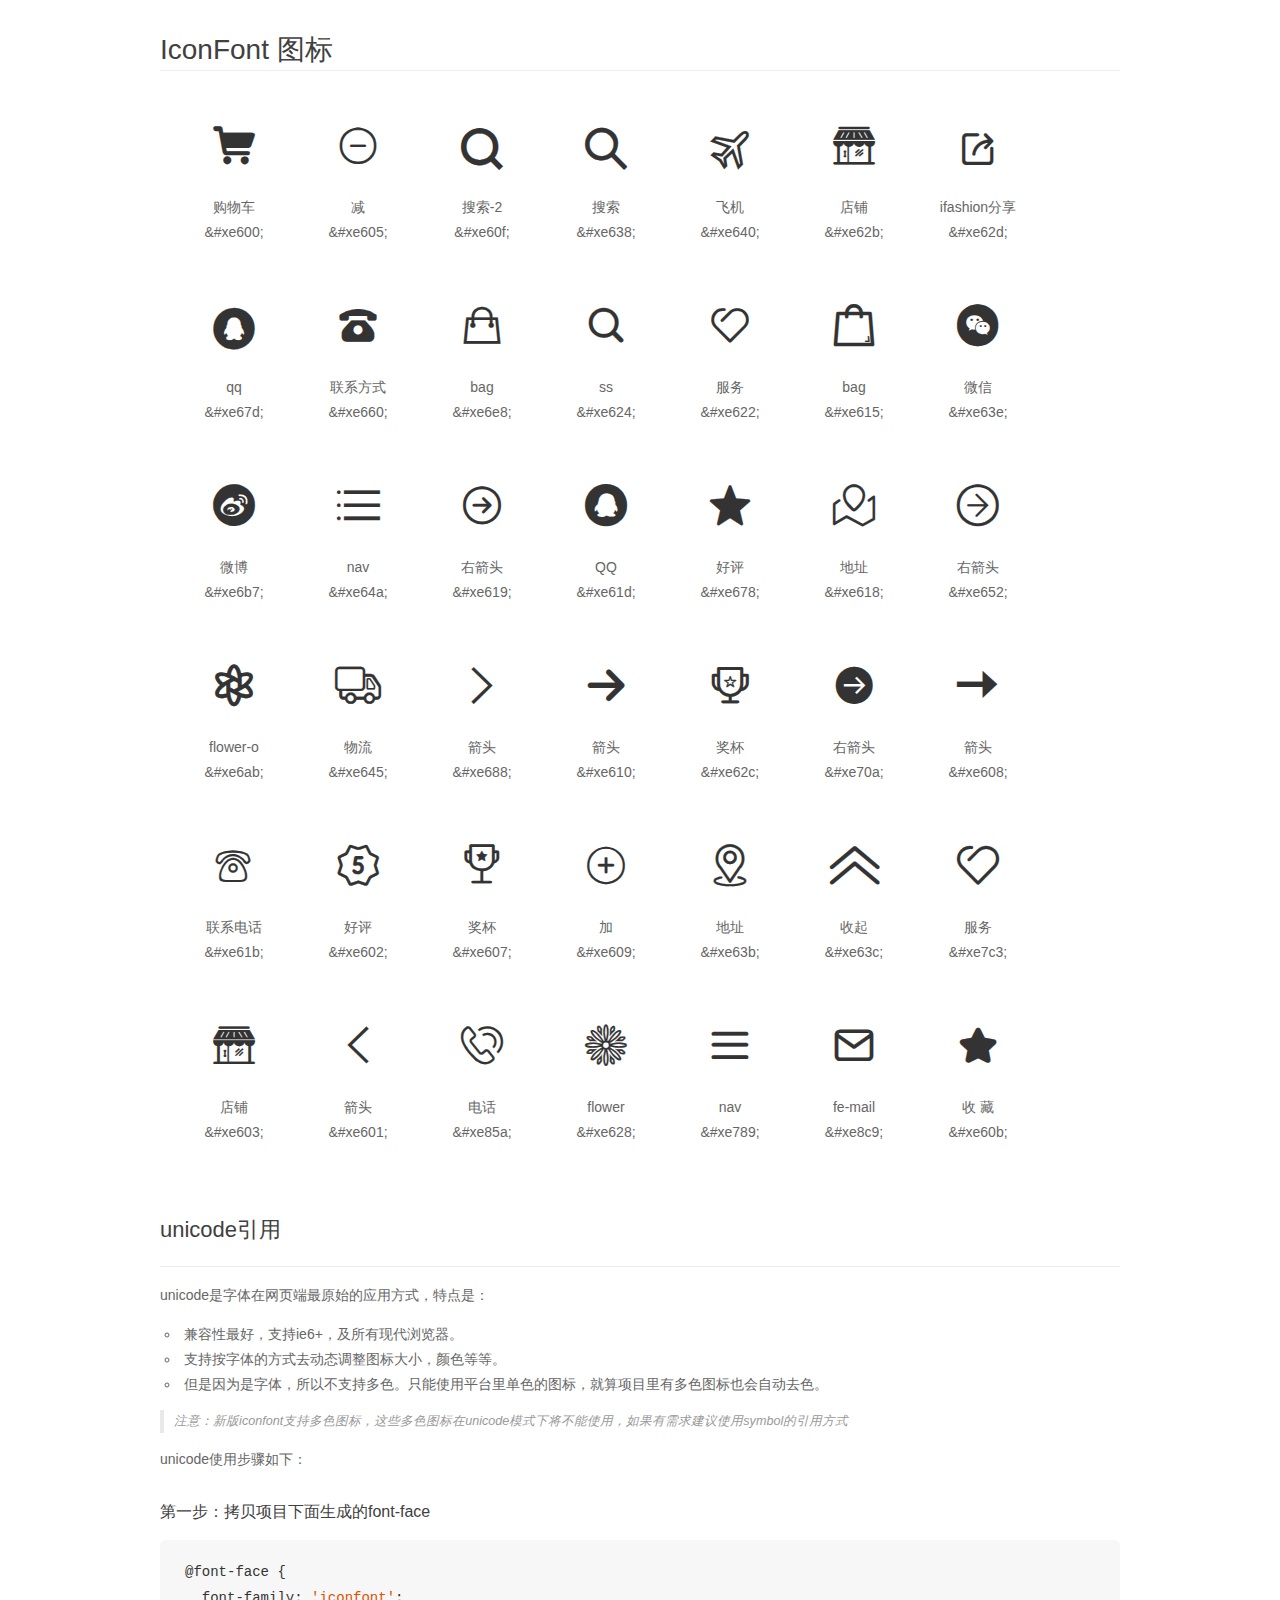
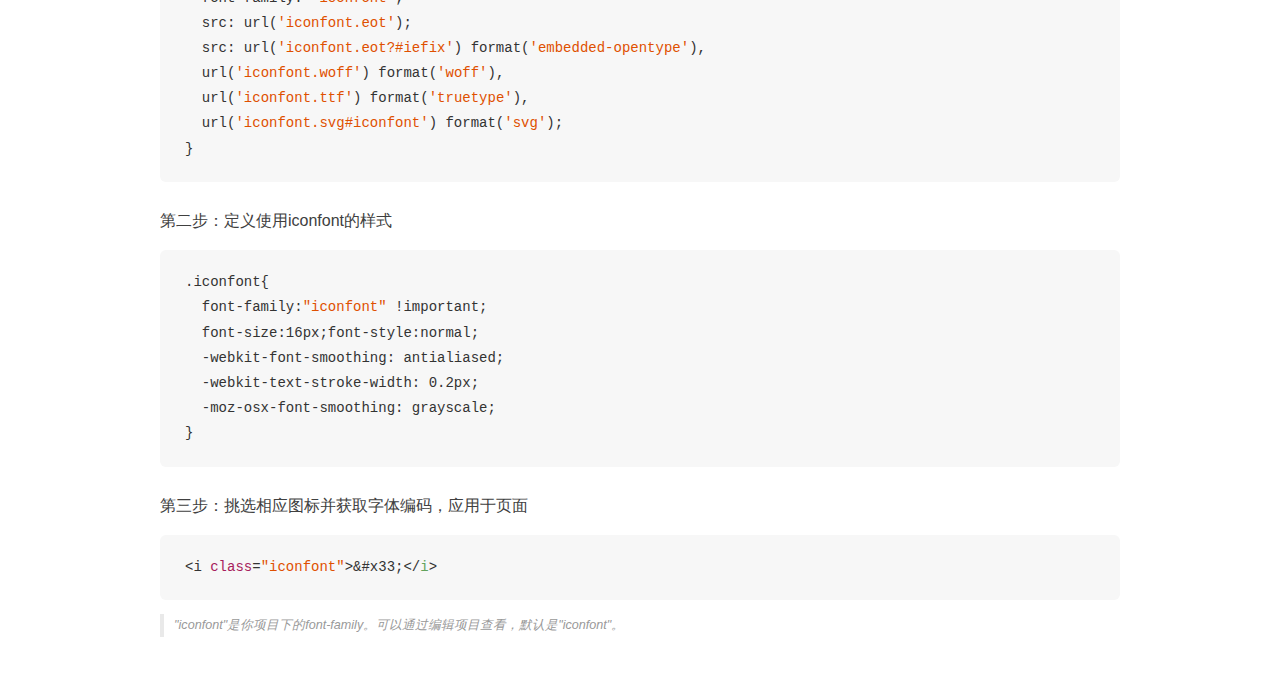
<file: iconfont/demo_unicode.html>
<!DOCTYPE html>
<html>
<head>
    <meta charset="utf-8"/>
    <title>IconFont</title>
    <link rel="stylesheet" href="demo.css">

    <style type="text/css">

        @font-face {font-family: "iconfont";
          src: url('iconfont.eot'); /* IE9*/
          src: url('iconfont.eot#iefix') format('embedded-opentype'), /* IE6-IE8 */
          url('iconfont.woff') format('woff'), /* chrome, firefox */
          url('iconfont.ttf') format('truetype'), /* chrome, firefox, opera, Safari, Android, iOS 4.2+*/
          url('iconfont.svg#iconfont') format('svg'); /* iOS 4.1- */
        }

        .iconfont {
          font-family:"iconfont" !important;
          font-size:16px;
          font-style:normal;
          -webkit-font-smoothing: antialiased;
          -webkit-text-stroke-width: 0.2px;
          -moz-osx-font-smoothing: grayscale;
        }

    </style>
</head>
<body>
    <div class="main markdown">
        <h1>IconFont 图标</h1>
        <ul class="icon_lists clear">
            
                <li>
                <i class="icon iconfont">&#xe600;</i>
                    <div class="name">购物车</div>
                    <div class="code">&amp;#xe600;</div>
                </li>
            
                <li>
                <i class="icon iconfont">&#xe605;</i>
                    <div class="name">减</div>
                    <div class="code">&amp;#xe605;</div>
                </li>
            
                <li>
                <i class="icon iconfont">&#xe60f;</i>
                    <div class="name">搜索-2</div>
                    <div class="code">&amp;#xe60f;</div>
                </li>
            
                <li>
                <i class="icon iconfont">&#xe638;</i>
                    <div class="name">搜索</div>
                    <div class="code">&amp;#xe638;</div>
                </li>
            
                <li>
                <i class="icon iconfont">&#xe640;</i>
                    <div class="name">飞机</div>
                    <div class="code">&amp;#xe640;</div>
                </li>
            
                <li>
                <i class="icon iconfont">&#xe62b;</i>
                    <div class="name">店铺</div>
                    <div class="code">&amp;#xe62b;</div>
                </li>
            
                <li>
                <i class="icon iconfont">&#xe62d;</i>
                    <div class="name">ifashion分享</div>
                    <div class="code">&amp;#xe62d;</div>
                </li>
            
                <li>
                <i class="icon iconfont">&#xe67d;</i>
                    <div class="name">qq</div>
                    <div class="code">&amp;#xe67d;</div>
                </li>
            
                <li>
                <i class="icon iconfont">&#xe660;</i>
                    <div class="name">联系方式</div>
                    <div class="code">&amp;#xe660;</div>
                </li>
            
                <li>
                <i class="icon iconfont">&#xe6e8;</i>
                    <div class="name">bag</div>
                    <div class="code">&amp;#xe6e8;</div>
                </li>
            
                <li>
                <i class="icon iconfont">&#xe624;</i>
                    <div class="name">ss</div>
                    <div class="code">&amp;#xe624;</div>
                </li>
            
                <li>
                <i class="icon iconfont">&#xe622;</i>
                    <div class="name">服务</div>
                    <div class="code">&amp;#xe622;</div>
                </li>
            
                <li>
                <i class="icon iconfont">&#xe615;</i>
                    <div class="name">bag</div>
                    <div class="code">&amp;#xe615;</div>
                </li>
            
                <li>
                <i class="icon iconfont">&#xe63e;</i>
                    <div class="name">微信</div>
                    <div class="code">&amp;#xe63e;</div>
                </li>
            
                <li>
                <i class="icon iconfont">&#xe6b7;</i>
                    <div class="name">微博</div>
                    <div class="code">&amp;#xe6b7;</div>
                </li>
            
                <li>
                <i class="icon iconfont">&#xe64a;</i>
                    <div class="name">nav</div>
                    <div class="code">&amp;#xe64a;</div>
                </li>
            
                <li>
                <i class="icon iconfont">&#xe619;</i>
                    <div class="name">右箭头</div>
                    <div class="code">&amp;#xe619;</div>
                </li>
            
                <li>
                <i class="icon iconfont">&#xe61d;</i>
                    <div class="name">QQ</div>
                    <div class="code">&amp;#xe61d;</div>
                </li>
            
                <li>
                <i class="icon iconfont">&#xe678;</i>
                    <div class="name">好评</div>
                    <div class="code">&amp;#xe678;</div>
                </li>
            
                <li>
                <i class="icon iconfont">&#xe618;</i>
                    <div class="name">地址</div>
                    <div class="code">&amp;#xe618;</div>
                </li>
            
                <li>
                <i class="icon iconfont">&#xe652;</i>
                    <div class="name">右箭头</div>
                    <div class="code">&amp;#xe652;</div>
                </li>
            
                <li>
                <i class="icon iconfont">&#xe6ab;</i>
                    <div class="name">flower-o</div>
                    <div class="code">&amp;#xe6ab;</div>
                </li>
            
                <li>
                <i class="icon iconfont">&#xe645;</i>
                    <div class="name">物流</div>
                    <div class="code">&amp;#xe645;</div>
                </li>
            
                <li>
                <i class="icon iconfont">&#xe688;</i>
                    <div class="name">箭头</div>
                    <div class="code">&amp;#xe688;</div>
                </li>
            
                <li>
                <i class="icon iconfont">&#xe610;</i>
                    <div class="name">箭头</div>
                    <div class="code">&amp;#xe610;</div>
                </li>
            
                <li>
                <i class="icon iconfont">&#xe62c;</i>
                    <div class="name">奖杯</div>
                    <div class="code">&amp;#xe62c;</div>
                </li>
            
                <li>
                <i class="icon iconfont">&#xe70a;</i>
                    <div class="name">右箭头</div>
                    <div class="code">&amp;#xe70a;</div>
                </li>
            
                <li>
                <i class="icon iconfont">&#xe608;</i>
                    <div class="name">箭头</div>
                    <div class="code">&amp;#xe608;</div>
                </li>
            
                <li>
                <i class="icon iconfont">&#xe61b;</i>
                    <div class="name">联系电话</div>
                    <div class="code">&amp;#xe61b;</div>
                </li>
            
                <li>
                <i class="icon iconfont">&#xe602;</i>
                    <div class="name">好评</div>
                    <div class="code">&amp;#xe602;</div>
                </li>
            
                <li>
                <i class="icon iconfont">&#xe607;</i>
                    <div class="name">奖杯</div>
                    <div class="code">&amp;#xe607;</div>
                </li>
            
                <li>
                <i class="icon iconfont">&#xe609;</i>
                    <div class="name">加</div>
                    <div class="code">&amp;#xe609;</div>
                </li>
            
                <li>
                <i class="icon iconfont">&#xe63b;</i>
                    <div class="name">地址</div>
                    <div class="code">&amp;#xe63b;</div>
                </li>
            
                <li>
                <i class="icon iconfont">&#xe63c;</i>
                    <div class="name">收起</div>
                    <div class="code">&amp;#xe63c;</div>
                </li>
            
                <li>
                <i class="icon iconfont">&#xe7c3;</i>
                    <div class="name">服务</div>
                    <div class="code">&amp;#xe7c3;</div>
                </li>
            
                <li>
                <i class="icon iconfont">&#xe603;</i>
                    <div class="name">店铺</div>
                    <div class="code">&amp;#xe603;</div>
                </li>
            
                <li>
                <i class="icon iconfont">&#xe601;</i>
                    <div class="name">箭头</div>
                    <div class="code">&amp;#xe601;</div>
                </li>
            
                <li>
                <i class="icon iconfont">&#xe85a;</i>
                    <div class="name">电话</div>
                    <div class="code">&amp;#xe85a;</div>
                </li>
            
                <li>
                <i class="icon iconfont">&#xe628;</i>
                    <div class="name">flower</div>
                    <div class="code">&amp;#xe628;</div>
                </li>
            
                <li>
                <i class="icon iconfont">&#xe789;</i>
                    <div class="name">nav</div>
                    <div class="code">&amp;#xe789;</div>
                </li>
            
                <li>
                <i class="icon iconfont">&#xe8c9;</i>
                    <div class="name">fe-mail</div>
                    <div class="code">&amp;#xe8c9;</div>
                </li>
            
                <li>
                <i class="icon iconfont">&#xe60b;</i>
                    <div class="name">收 藏</div>
                    <div class="code">&amp;#xe60b;</div>
                </li>
            
        </ul>
        <h2 id="unicode-">unicode引用</h2>
        <hr>

        <p>unicode是字体在网页端最原始的应用方式，特点是：</p>
        <ul>
        <li>兼容性最好，支持ie6+，及所有现代浏览器。</li>
        <li>支持按字体的方式去动态调整图标大小，颜色等等。</li>
        <li>但是因为是字体，所以不支持多色。只能使用平台里单色的图标，就算项目里有多色图标也会自动去色。</li>
        </ul>
        <blockquote>
        <p>注意：新版iconfont支持多色图标，这些多色图标在unicode模式下将不能使用，如果有需求建议使用symbol的引用方式</p>
        </blockquote>
        <p>unicode使用步骤如下：</p>
        <h3 id="-font-face">第一步：拷贝项目下面生成的font-face</h3>
        <pre><code class="lang-js hljs javascript">@font-face {
  font-family: <span class="hljs-string">'iconfont'</span>;
  src: url(<span class="hljs-string">'iconfont.eot'</span>);
  src: url(<span class="hljs-string">'iconfont.eot?#iefix'</span>) format(<span class="hljs-string">'embedded-opentype'</span>),
  url(<span class="hljs-string">'iconfont.woff'</span>) format(<span class="hljs-string">'woff'</span>),
  url(<span class="hljs-string">'iconfont.ttf'</span>) format(<span class="hljs-string">'truetype'</span>),
  url(<span class="hljs-string">'iconfont.svg#iconfont'</span>) format(<span class="hljs-string">'svg'</span>);
}
</code></pre>
        <h3 id="-iconfont-">第二步：定义使用iconfont的样式</h3>
        <pre><code class="lang-js hljs javascript">.iconfont{
  font-family:<span class="hljs-string">"iconfont"</span> !important;
  font-size:<span class="hljs-number">16</span>px;font-style:normal;
  -webkit-font-smoothing: antialiased;
  -webkit-text-stroke-width: <span class="hljs-number">0.2</span>px;
  -moz-osx-font-smoothing: grayscale;
}
</code></pre>
        <h3 id="-">第三步：挑选相应图标并获取字体编码，应用于页面</h3>
        <pre><code class="lang-js hljs javascript">&lt;i <span class="hljs-class"><span class="hljs-keyword">class</span></span>=<span class="hljs-string">"iconfont"</span>&gt;&amp;#x33;<span class="xml"><span class="hljs-tag">&lt;/<span class="hljs-name">i</span>&gt;</span></span></code></pre>

        <blockquote>
        <p>"iconfont"是你项目下的font-family。可以通过编辑项目查看，默认是"iconfont"。</p>
        </blockquote>
    </div>


</body>
</html>
</file>
<file: css/index.css>
@import url('base.css');

body{
	line-height: 24px;
    font-weight: 400;
    font-size: 16px;
    color: #474747;
    background: #fff;
}

 /* 工作时间、登录、注册  */
/* .top{
	background: #FFD1E5;
}

 .top .title2 a{
	font-size: 14px;
    font-family: Lato,Helvetica,Arial,sans-serif;
    font-weight: 400;
    font-style: normal;
    line-height: 3;
    letter-spacing: 0;
    color: #fff;
}
.top .title2{
	display: flex;
	flex-direction: row-reverse;
}
 */

/* 头部开始 */
header{
	width: 100%;
	transition: all 1s ease;
	 background: #fff;
}
header .logo{
	padding-top: 17px;
    display: block;
}
header .logo img{
	max-width: 100%;
    height: auto;
    vertical-align: top;
    /* padding-bottom: 100%; */
	overflow:hidden;
}
.head-right .nav1 .main-nav{
	display: flex;
	flex-direction: row;
	justify-content:space-between;
	padding: 40px 0;
}
.head-right .nav1 .main-nav a{
	color: #333;
	font-weight: 700;
    font-style: normal;
    line-height: 1.5;
    letter-spacing: 0em;
    font-size: 14px;
}
.head-right .nav1 .main-nav a:hover{
	color: #E3A5BF;
}
.head-right .nav1 .main-nav li:nth-of-type(1) a{
	color: #E3A5BF;
}


.head{
	width: 100%;
	display: none;
}
.head .nav2 .main-nav{
	display: flex;
	flex-direction: row;
	justify-content:space-between;
	padding: 30px 0;
}
.head .nav2 .main-nav li{
	font-weight: 700;
    font-style: normal;
    line-height: 1.5;
    letter-spacing: 0em;
    font-size: 14px;
    text-align: center;
}
.head .nav2 .main-nav li a{
	color: #333;
}

/* 侧导航开始 */
.section-aside{
	height: 100%;
	position: fixed;
	top: 0;
	left: 0;
	background:rgba(255,255,255,0.8);
	z-index: 200;
	display: none;
}
.section-aside .top{
	position: absolute;
	top: 10px;
	left: 50%;
	margin-left:-73px;
}
.section-aside ul{
	margin-top:100px;
}
.section-aside ul li{
	font-size: 16px;
	padding: 10px  50px;
}
.section-aside ul li a{
	color: #474747;
}
.section-aside ul li a:hover{
	color:#E3A5BF;
}




/* 搜索 */
/* .main-nav .sousuo{
	border: 1px solid #333;
	border-radius: 6px;
}
.main-nav .sousuo input{
	border: none;
	outline: none;
	padding: 0 8px;
}

.main-nav .sousuo i{
	padding: 0 8px;
} */



/* banner大图开始 */
.section-banner{
	height:792px;
	position: relative;
}
/* .section-banner .container{
	padding:0;
	position: relative;
} */
/* .section-banner li[class*="col-"] {
    padding-left: 0;
    padding-right: 0;
} */
.big-img{
	position: relative;
}
.section-banner ul{
	width: 100%;
}
.section-banner ul li{
	width: 100%;
	position: absolute;
	top: 0;
	left: 0;
}
.section-banner ul li img{
	width: 100%;
	height:100%;
	display: none;
}
.section-banner ul li:first-of-type img{
	display: block;
}


/* 按钮 */
.btn-left{
	width: 40px;
	height: 40px;
	background:rgba(0,0,0,0.5);
	position: absolute;
	top: 50%;
	left: 10px;
	margin-top: -20px;
}
.btn-right{
	width: 40px;
	height: 40px;
	background:rgba(0,0,0,0.5);
	position: absolute;
	top: 50%;
	right: 10px;
	margin-top: -20px;
}



/* 欢迎 */
.section-welcome{
	height: auto;
	overflow: hidden;
	padding: 90px 0;
}
.about-img img{
	width: 100%;
    height: auto;
    vertical-align: top;
}

.mb-1{
	color: #E3A5BF;
    line-height: 1.2;
    font-size: 40px;
    font-weight: 400;
    font-style: normal;
}
.mtn-2{
	font-weight: 400;
    font-size: 40px;
    margin-left: 65px;
    margin-top: 20px;
}

.about-text p{
	margin-top: 60px;
	font-weight: 400;
    font-style: normal;
    line-height: 25px;
    letter-spacing: 0em;
    color: #474747;
    font-size: 15px;
    margin-bottom: 40px;
}
.about-text p:nth-of-type(1){
	margin-bottom:0px;
}
.about-text p:nth-of-type(2){
	margin-top:10px;
}
.about-text .title4{
	color: #E3A5BF;
    font-size: 15px;
    font-weight: 700;
    text-transform: uppercase;
    letter-spacing: .05em;
    transition: all 0.5s  ease;
}
.about-text a:hover{
	font-size: 20px;
	font-weight: 900;
}


/* 最新优惠开始 */
.section-price{
	margin-bottom: 90px;
}

.text-center{
	font-size: 30px;
	text-align: center;
	line-height: 1.5;
	margin-top: 0;
	margin-left: 0;
	letter-spacing: 0.05em;
}

.section-price .why-top  i{
	display:block;
	color: #E3A5BF;
	font-size: 30px;
	text-align: center;
	margin-bottom:20px ;
	line-height: 40px;
	transition: all 1s ease;
	cursor: default;
}
.section-price .why-top .icon i:hover{
	transform:rotate(360deg);
}
.section-price .products {
	/* width: 100%; */
	float: left;
    padding: 0;
    position: relative;
    
}

.section-price ul li a{
	display: block;
    overflow: hidden;
    border: 3px solid #f1eeea;
    position: relative;
}

.section-price .products  a .hot{
	position: absolute;
	width: 38px;
	height: 38px;
    right: 12px;
    top: 12px;
    background: #f76b6a;
    border-radius: 50%;
    text-transform: uppercase;
    text-align: center;
    line-height: 38px;
    font-weight: 700;
    color: #fff;
    font-size: 12px;
   
}
.section-price .products  a img{
	display: block;
	width: 100%;
    height: auto;
    vertical-align: top;
}
.section-price .products .money, .section-price .products .des{
	font-size: 16px;
	line-height: 26px;
	/* color:#E3A5BF ; */
	font-weight: 600;
	text-align: center;
}


.section-price .products .zhezhao{
	position: absolute;
	top: 0;
	left: 0;
	width: 100%;
	height: 100%;
	background: rgba(89, 88, 88, 0.38);
	display: none;
	transition: all 0.5s ease;
}
.section-price .products .zhezhao .zz{
	/* background: skyblue; */
	width: 100%;
	position: absolute;
	top: 50%;
	margin-top: -20px;
	left: 0;
	display: flex;
	justify-content: space-between;
}
.section-price .products .zhezhao .zz i{
	transition: all 0.5s ease;
}

.section-price .products .zhezhao:hover .zz i:nth-of-type(1){
	transform: translateX(70px);
}
.section-price .products .zhezhao:hover .zz i:nth-of-type(2){
	transform: translateX(-70px);
}
.section-price .products .zhezhao i{
	display: inline-block;
	width: 40px;
    height: 40px;
    line-height: 40px;
    text-align: center;
    color: #fff;
    border: 1px solid #fff;
}
.section-price .products .zhezhao i:hover{
	border: 2px solid #fff; 
	font-size: 30px;
}


/* footer开始 */
.footer{
	line-height: 24px;
    font-weight: 400;
    font-size: 14px;
    color: #474747;
	margin-top: 90px;
}

.footer .conten-footer .logo-footer{
	text-align: center;
    margin-bottom: 80px;
}
.conten-footer .logo-footer img{
	display: inline-block;
	max-width: 100%;
    height: auto;
}
.main-text-footer p{
	margin-bottom: 50px;
}
.main-text-footer .logos li{
	float: left;
}
.main-text-footer .logos li a i{
	color: #E3A5BF;
	font-size: 30px;
	padding-right: 10px;
	line-height: 30px;
}
.footer-center .work-time{
	margin-bottom: 50px;
}
.footer h3{
	letter-spacing: 0;
	text-transform: uppercase;
    font-weight: bold;
    margin-top: 0;
    margin-bottom: 20px;
    font-size: 16px;
}

.your-email{
	width: 100%;
}

.input-email{
	height: 40px;
    line-height: 40px;
    color: #757575;
    padding: 20px;
    width: 70%;
    float: left;
    border: 1px solid #b7b7b7;
    border-right: 0;
 	outline: none;
}

.submit{
	width: 30%;
    float: left;
    height: 42px;
    position: relative;
}
.input-submit{
	position: absolute;
    width: 100%;
    height: 100%;
    border-color: transparent;
    color: #fff;
    text-transform: uppercase;
    z-index: 5;
    background-color: #E3A5BF;
}
.footer .text{
	line-height: 32px;
    font-weight: 400;
    font-size: 16px;
    color: #474747;
    margin-bottom: 0;
}
.footerleft{
	margin-bottom: 40px;
}
.lianjie a p:hover{
	color:#E3A5BF;
	transition: all 0.5s  ease;
	transform: translateX(8px); 
}










@media screen  and (max-width:768px){
	.head{
		display:block;
	}
	header{
		display:none;
	}

	.section-banner .container{
		width: 100%;
	}
	.mb-1{
		font-size: 20px;
	}
	.mtn-2{
		font-size: 20px;
	}

	.section-banner{
		height: 400px;
	}
}
@media screen and (max-width: 992px) and (min-width: 768px){
	.head{
		display:block;
	}
	header{
		display:none;
	}

	.section-banner .container{
		width: 100%;
	}
	.mb-1{
		font-size: 30px;
	}
	.mtn-2{
		font-size: 30px;
	}

	.section-banner{
		height: 507px;
	}
}
@media screen and (min-width: 992px) and (max-width: 1200px){
	header{
		display:block;
	}
	.head{
		display:none;
	}

	.section-banner .container{
		width: 100%;
	}
	.mb-1{
		font-size: 36px;
	}
	.mtn-2{
		font-size: 36px;
	}


	.section-banner{
		height: 616px;
	}

	

}
@media screen  and (min-width:1200px){
	header{
		display:block;
	}
	.head{
		display:none;
	}

	.section-banner .container{
		width: 100%;
	}
}

.footer-bottom{
	background-color: #FFD1E5;
    margin-bottom: 0;
    text-align: center;
    color: #fff;
    line-height: 55px;
    margin-top: 40px;
}
</file>
<file: css/response.css>
.container{                  /* 固定宽度 */  /* 写在第二个盒子 */
  	height: auto;
  	overflow: hidden;
  	margin-left: auto;
  	margin-right: auto;
  	padding-left: 15px;
  	padding-right: 15px;
  	box-sizing: border-box;
}
.container-fluid{           /*  不固定宽度 */  /*  写在第一个盒子 */
   height: auto;
   overflow: hidden;
	margin-left: auto;
	margin-right: auto;
	box-sizing: border-box;
}
.row{
   height: auto;
   overflow: hidden;
 /* margin-left: -15px; */
	/* margin-right: -15px; */
	box-sizing: border-box;
}
/* 清除浮动的bug */
.row::before, .row::after{
  	content: "";
  	display: block;
  	width: 0;
  	height: 0;
  	line-height: 0;
  	clear: both;
}
[class*="col-"]{
  	float: left;
  	padding-left: 15px;
  	padding-right: 15px;
  	box-sizing: border-box;
}
/* 手机端 <768 没有固定宽度col-xs- */
@media screen and (max-width: 768px){
	/* 每个屏幕有12列，当屏幕有一列的时候，每一个子元素占比100% /（12/1） */
	/* 每个屏幕有12列，当屏幕有二列的时候，占比100% /（12/2）*/
   .col-xs-1{
   	width: 8.333333%;
   }
   .col-xs-2{
   	width: 16.666666%;
   }.col-xs-3{
   	width: 25%;
   }.col-xs-4{
   	width: 33.333333%;
   }.col-xs-5{
   	width: 41.666666%;
   }.col-xs-6{
   	width: 50%;
   }.col-xs-7{
   	width: 58.333333%;
   }.col-xs-8{
   	width: 66.666666%;
   }.col-xs-9{
   	width: 75%;
   }.col-xs-10{
   	width: 83.333333%;
   }.col-xs-11{
   	width: 91.666666%;
   }.col-xs-12{
   	width: 100%;
   }
   /* 隐藏某个子元素 */
   .hidden-xs{
    display: none;
   }
   
   /* push */
   .col-xs-push-1{
      position: relative;
      left: 8.333333%;
   }
   .col-xs-push-2{
      position: relative;
      left: 16.666666%;
   }
   .col-xs-push-3{
      position: relative;
      left: 25%;
   }
   .col-xs-push-4{
      position: relative;
      left: 33.333333%;
   }
   .col-xs-push-5{
      position: relative;
      left: 41.666666%;
   }
   .col-xs-push-6{
      position: relative;
      left: 50%;
   }
   .col-xs-push-7{
      position: relative;
      left: 58.333333%;
   }
   .col-xs-push-8{
      position: relative;
      left: 66.666666%;
   }
   .col-xs-push-9{
      position: relative;
      left: 75%;
   }
   .col-xs-push-10{
      position: relative;
      left: 83.333333%;
   }
   .col-xs-push-11{
      position: relative;
      left: 91.666666%;
   }
   .col-xs-push-12{
      position: relative;
      left: 100%;
   }
   /* pull */
   .col-xs-pull-1{
      position: relative;
      right: 8.333333%;
   }
   .col-xs-pull-2{
      position: relative;
      right: 16.666666%;
   }
   .col-xs-pull-3{
      position: relative;
      right: 25%;
   }
   .col-xs-pull-4{
      position: relative;
      right: 33.333333%;
   }
   .col-xs-pull-5{
      position: relative;
      right: 41.666666%;
   }
   .col-xs-pull-6{
      position: relative;
      right: 50%;
   }
   .col-xs-pull-7{
      position: relative;
      right: 58.333333%;
   }
   .col-xs-pull-8{
      position: relative;
      right: 66.666666%;
   }
   .col-xs-pull-9{
      position: relative;
      right: 75%;
   }
   .col-xs-pull-10{
      position: relative;
      right: 83.333333%;
   }
   .col-xs-pull-11{
      position: relative;
      right: 91.666666%;
   }
   .col-xs-pull-12{
      position: relative;
      right: 100%;
   }

}
/* 平板端 768~992 固定宽度是750px  col-sm- */
@media screen and (max-width: 992px) and (min-width: 768px){
    .container{
    	width:750px;
    }
    .col-sm-1{
   	width: 8.333333%;
   }
   .col-sm-2{
   	width: 16.666666%;
   }.col-sm-3{
   	width: 25%;
   }.col-sm-4{
   	width: 33.333333%;
   }.col-sm-5{
   	width: 41.666666%;
   }.col-sm-6{
   	width: 50%;
   }.col-sm-7{
   	width: 58.333333%;
   }.col-sm-8{
   	width: 66.666666%;
   }.col-sm-9{
   	width: 75%;
   }.col-sm-10{
   	width: 83.333333%;
   }.col-sm-11{
   	width: 91.666666%;
   }.col-sm-12{
   	width: 100%;
   }
   /* 隐藏某个子元素 */
   .hidden-sm{
    display: none;
   }
   /* push */
   .col-sm-push-1{
      position: relative;
      left: 8.333333%;
   }
   .col-sm-push-2{
      position: relative;
      left: 16.666666%;
   }
   .col-sm-push-3{
      position: relative;
      left: 25%;
   }
   .col-sm-push-4{
      position: relative;
      left: 33.333333%;
   }
   .col-sm-push-5{
      position: relative;
      left: 41.666666%;
   }
   .col-sm-push-6{
      position: relative;
      left: 50%;
   }
   .col-sm-push-7{
      position: relative;
      left: 58.333333%;
   }
   .col-sm-push-8{
      position: relative;
      left: 66.666666%;
   }
   .col-sm-push-9{
      position: relative;
      left: 75%;
   }
   .col-sm-push-10{
      position: relative;
      left: 83.333333%;
   }
   .col-sm-push-11{
      position: relative;
      left: 91.666666%;
   }
   .col-sm-push-12{
      position: relative;
      left: 100%;
   }
   /* pull */
   .col-sm-pull-1{
      position: relative;
      right: 8.333333%;
   }
   .col-sm-pull-2{
      position: relative;
      right: 16.666666%;
   }
   .col-sm-pull-3{
      position: relative;
      right: 25%;
   }
   .col-sm-pull-4{
      position: relative;
      right: 33.333333%;
   }
   .col-sm-pull-5{
      position: relative;
      right: 41.666666%;
   }
   .col-sm-pull-6{
      position: relative;
      right: 50%;
   }
   .col-sm-pull-7{
      position: relative;
      right: 58.333333%;
   }
   .col-sm-pull-8{
      position: relative;
      right: 66.666666%;
   }
   .col-sm-pull-9{
      position: relative;
      right: 75%;
   }
   .col-sm-pull-10{
      position: relative;
      right: 83.333333%;
   }
   .col-sm-pull-11{
      position: relative;
      right: 91.666666%;
   }
   .col-sm-pull-12{
      position: relative;
      right: 100%;
   }
}
/* pc小屏 992~1200 固定宽度 970px col-md- */
@media screen and (min-width: 992px) and (max-width: 1200px){
    .container{
    	width:970px;
    }
    .col-md-1{
   	width: 8.333333%;
   }
   .col-md-2{
   	width: 16.666666%;
   }.col-md-3{
   	width: 25%;
   }.col-md-4{
   	width: 33.333333%;
   }.col-md-5{
   	width: 41.666666%;
   }.col-md-6{
   	width: 50%;
   }.col-md-7{
   	width: 58.333333%;
   }.col-md-8{
   	width: 66.666666%;
   }.col-md-9{
   	width: 75%;
   }.col-md-10{
   	width: 83.333333%;
   }.col-md-11{
   	width: 91.666666%;
   }.col-md-12{
   	width: 100%;
   }
   /* 隐藏某个子元素 */
   .hidden-md{
    display: none;
   }
   /* push */
   .col-md-push-1{
      position: relative;
      left: 8.333333%;
   }
   .col-md-push-2{
      position: relative;
      left: 16.666666%;
   }
   .col-md-push-3{
      position: relative;
      left: 25%;
   }
   .col-md-push-4{
      position: relative;
      left: 33.333333%;
   }
   .col-md-push-5{
      position: relative;
      left: 41.666666%;
   }
   .col-md-push-6{
      position: relative;
      left: 50%;
   }
   .col-md-push-7{
      position: relative;
      left: 58.333333%;
   }
   .col-md-push-8{
      position: relative;
      left: 66.666666%;
   }
   .col-md-push-9{
      position: relative;
      left: 75%;
   }
   .col-md-push-10{
      position: relative;
      left: 83.333333%;
   }
   .col-md-push-11{
      position: relative;
      left: 91.666666%;
   }
   .col-md-push-12{
      position: relative;
      left: 100%;
   }
   /* pull */
   .col-md-pull-1{
      position: relative;
      right: 8.333333%;
   }
   .col-md-pull-2{
      position: relative;
      right: 16.666666%;
   }
   .col-md-pull-3{
      position: relative;
      right: 25%;
   }
   .col-md-pull-4{
      position: relative;
      right: 33.333333%;
   }
   .col-md-pull-5{
      position: relative;
      right: 41.666666%;
   }
   .col-md-pull-6{
      position: relative;
      right: 50%;
   }
   .col-md-pull-7{
      position: relative;
      right: 58.333333%;
   }
   .col-md-pull-8{
      position: relative;
      right: 66.666666%;
   }
   .col-md-pull-9{
      position: relative;
      right: 75%;
   }
   .col-md-pull-10{
      position: relative;
      right: 83.333333%;
   }
   .col-md-pull-11{
      position: relative;
      right: 91.666666%;
   }
   .col-md-pull-12{
      position: relative;
      right: 100%;
   }
}
/* pc大屏 >1200 固定宽度1170px col-lg- */
@media screen and (min-width: 1200px){
   .container{
    	width:1170px;
    }
    .col-lg-1{
   	width: 8.333333%;
   }
   .col-lg-2{
   	width: 16.666666%;
   }.col-lg-3{
   	width: 25%;
   }.col-lg-4{
   	width: 33.333333%;
   }.col-lg-5{
   	width: 41.666666%;
   }.col-lg-6{
   	width: 50%;
   }.col-lg-7{
   	width: 58.333333%;
   }.col-lg-8{
   	width: 66.666666%;
   }.col-lg-9{
   	width: 75%;
   }.col-lg-10{
   	width: 83.333333%;
   }.col-lg-11{
   	width: 91.666666%;
   }.col-lg-12{
   	width: 100%;
   }
   .hidden-lg{               /* 隐藏 */
    display: none;
   }
   /* push */
   .col-lg-push-1{
      position: relative;
      left: 8.333333%;
   }
   .col-lg-push-2{
      position: relative;
      left: 16.666666%;
   }
   .col-lg-push-3{
      position: relative;
      left: 25%;
   }
   .col-lg-push-4{
      position: relative;
      left: 33.333333%;
   }
   .col-lg-push-5{
      position: relative;
      left: 41.666666%;
   }
   .col-lg-push-6{
      position: relative;
      left: 50%;
   }
   .col-lg-push-7{
      position: relative;
      left: 58.333333%;
   }
   .col-lg-push-8{
      position: relative;
      left: 66.666666%;
   }
   .col-lg-push-9{
      position: relative;
      left: 75%;
   }
   .col-lg-push-10{
      position: relative;
      left: 83.333333%;
   }
   .col-lg-push-11{
      position: relative;
      left: 91.666666%;
   }
   .col-lg-push-12{
      position: relative;
      left: 100%;
   }
   /* pull */
   .col-lg-pull-1{
      position: relative;
      right: 8.333333%;
   }
   .col-lg-pull-2{
      position: relative;
      right: 16.666666%;
   }
   .col-lg-pull-3{
      position: relative;
      right: 25%;
   }
   .col-lg-pull-4{
      position: relative;
      right: 33.333333%;
   }
   .col-lg-pull-5{
      position: relative;
      right: 41.666666%;
   }
   .col-lg-pull-6{
      position: relative;
      right: 50%;
   }
   .col-lg-pull-7{
      position: relative;
      right: 58.333333%;
   }
   .col-lg-pull-8{
      position: relative;
      right: 66.666666%;
   }
   .col-lg-pull-9{
      position: relative;
      right: 75%;
   }
   .col-lg-pull-10{
      position: relative;
      right: 83.333333%;
   }
   .col-lg-pull-11{
      position: relative;
      right: 91.666666%;
   }
   .col-lg-pull-12{
      position: relative;
      right: 100%;
   }
}
</file>
<file: iconfont/iconfont.css>
@font-face {font-family: "iconfont";
  src: url('iconfont.eot?t=1507528965705'); /* IE9*/
  src: url('iconfont.eot?t=1507528965705#iefix') format('embedded-opentype'), /* IE6-IE8 */
  url('[data-uri]') format('woff'),
  url('iconfont.ttf?t=1507528965705') format('truetype'), /* chrome, firefox, opera, Safari, Android, iOS 4.2+*/
  url('iconfont.svg?t=1507528965705#iconfont') format('svg'); /* iOS 4.1- */
}

.iconfont {
  font-family:"iconfont" !important;
  font-size:16px;
  font-style:normal;
  -webkit-font-smoothing: antialiased;
  -moz-osx-font-smoothing: grayscale;
}

.icon-gouwuche:before { content: "\e600"; }

.icon-jian:before { content: "\e605"; }

.icon-iconfontsousuo1:before { content: "\e60f"; }

.icon-sousuo:before { content: "\e638"; }

.icon-feiji:before { content: "\e640"; }

.icon-shop:before { content: "\e62b"; }

.icon-fenxiang:before { content: "\e62d"; }

.icon-qq:before { content: "\e67d"; }

.icon-lianxifangshi:before { content: "\e660"; }

.icon-bag:before { content: "\e6e8"; }

.icon-ss:before { content: "\e624"; }

.icon-fuwu:before { content: "\e622"; }

.icon-bag1:before { content: "\e615"; }

.icon-weixin:before { content: "\e63e"; }

.icon-weibo:before { content: "\e6b7"; }

.icon-nav:before { content: "\e64a"; }

.icon-youjiantou:before { content: "\e619"; }

.icon-qq1:before { content: "\e61d"; }

.icon-haoping:before { content: "\e678"; }

.icon-dizhi:before { content: "\e618"; }

.icon-youjiantou1:before { content: "\e652"; }

.icon-flowero:before { content: "\e6ab"; }

.icon-fa-truck-copy:before { content: "\e645"; }

.icon-jiantou-copy-copy:before { content: "\e688"; }

.icon-jiantou:before { content: "\e610"; }

.icon-jiangbei:before { content: "\e62c"; }

.icon-youjiantou2:before { content: "\e70a"; }

.icon-jiantou1:before { content: "\e608"; }

.icon-lianxidianhua:before { content: "\e61b"; }

.icon-icon-test:before { content: "\e602"; }

.icon-jiangbei1:before { content: "\e607"; }

.icon-jia:before { content: "\e609"; }

.icon-ziyuan:before { content: "\e63b"; }

.icon-shouqi:before { content: "\e63c"; }

.icon-fuwu1:before { content: "\e7c3"; }

.icon-shop1:before { content: "\e603"; }

.icon-arrow-right:before { content: "\e601"; }

.icon-dianhua:before { content: "\e85a"; }

.icon-flower1:before { content: "\e628"; }

.icon-nav1:before { content: "\e789"; }

.icon-mail:before { content: "\e8c9"; }

.icon-shoucang:before { content: "\e60b"; }
</file>
<file: css/about.css>
@import url("base.css");


body{
	background: #f2f2f2;
}

header{
	width: 100%;
	transition: all 1s ease;
	background: #fff;
}
header .logo{
	padding-top: 17px;
    display: block;
}
header .logo img{
	max-width: 100%;
    height: auto;
    vertical-align: top;
    /* padding-bottom: 100%; */
	overflow:hidden;
}
.head-right .nav1 .main-nav{
	display: flex;
	flex-direction: row;
	justify-content:space-between;
	padding: 40px 0;
}
.head-right .nav1 .main-nav a{
	color: #333;
	font-weight: 700;
    font-style: normal;
    line-height: 1.5;
    letter-spacing: 0em;
    font-size: 14px;
}
.head-right .nav1 .main-nav a:hover{
	color: #E3A5BF;
}



.head{
	width: 100%;
}
.head .nav2 .main-nav{
	display: flex;
	flex-direction: row;
	justify-content:space-between;
	padding: 30px 0;
}
.head .nav2 .main-nav li{
	font-weight: 700;
    font-style: normal;
    line-height: 1.5;
    letter-spacing: 0em;
    font-size: 14px;
    text-align: center;
}
.head .nav2 .main-nav li a{
	color: #333;
}
.head-right .nav1 .main-nav li:nth-of-type(5) a{
	color: #E3A5BF;
}

/* 侧导航开始 */
.section-aside{
	height: 100%;
	position: fixed;
	top: 0;
	left: 0;
	background:rgba(255,255,255,0.8);
	z-index: 200;
	display: none;
}
.section-aside .top{
	position: absolute;
	top: 10px;
	left: 50%;
	margin-left:-73px;
}
.section-aside ul{
	margin-top:100px;
}
.section-aside ul li{
	font-size: 16px;
	padding: 10px  50px;
}
.section-aside ul li a{
	color: #474747;
}
.section-aside ul li a:hover{
	color:#E3A5BF;
}

/* 图开始 */
.banner-img{
	width: 100%;
}
.banner-img .container{
    padding: 0;
}
.big-img[class*="col-"] {
    padding-left: 0;
    padding-right: 0;
}
.big-img{
    background: url("../img/shop-banner.jpg");
    background-position: center bottom;
    background-repeat: no-repeat;
}
.big-img .text-center{
    font-family: "Great Vibes","Comic Sans MS",cursive,sans-serif;
    font-weight: 400;
    font-style: normal;
    font-size: 46px;
    line-height: 1.5;
    letter-spacing: 0;
    color:#E3A5BF;
    text-align: center;
    padding-bottom: 160px;
    padding-top: 160px;
}


.section-mulu{
	border-bottom: 1px solid #ddd;
	margin-bottom: 90px;
}
.section-mulu .mulu li{
	float: left;
	font-size: 16px;
	line-height: 60px;
	color: #333;
}
.section-mulu .mulu li span{
	margin: 20px;
	color:#E3A5BF;
}

.section-mulu .mulu li:nth-of-type(2){
	color:#E3A5BF; 
}
/* 关于我们开始 */
.section-price{
	margin-top: 90px;
}

.text-center{
	font-size: 30px;
	text-align: center;
	line-height: 1.5;
	margin-top: 0;
	margin-left: 0;
	letter-spacing: 0.05em;
}

.section-price .why-top  i{
	display:block;
	color: #E3A5BF;
	font-size: 30px;
	text-align: center;
	margin-bottom:20px ;
	line-height: 40px;
}


/* 关于我们详情开始 */
.xiangqing{
	margin-bottom: 90px;
}
.xiangqing .xq{
	text-align: center;
	margin-top: 20px;
}
.xiangqing .xq .xq-img{
	display: inline-block;
	width: 80px;
	height: 80px;
	background: url('../img/about.png') 100% 100%;
	margin: 20px 0;
	transition: all 0.5s ease;
}

.xiangqing .xq .xq-img:hover{
	transform: translateY(-20px);
}
.xiangqing .xq .xq-img i{
	text-align: center;
	font-size: 24px;
	line-height: 80px;
	font-weight: 600;
}
.xiangqing .xq .xq-img img{
	margin-left: auto;
    margin-right: auto;
    margin-bottom: 20px;
    display: block;
    max-width: 100%;
    height: auto;
}

.xiangqing .xq a{
	font-size: 18px;
    font-weight: bold;
    text-transform: uppercase;
    color: #E3A5BF;
    margin-bottom: 10px;
    display: block;
}
.xiangqing .xq  p{
	line-height: 24px;
    font-weight: 400;
    font-size: 16px;
    color: #474747;
    margin: 0 0 10px
}

/* footer开始 */
.footer{
	background: #fff;
	line-height: 24px;
    font-weight: 400;
    font-size: 14px;
    color: #474747;
	margin-top: 90px;
}

.footer .conten-footer .logo-footer{
	text-align: center;
    margin-bottom: 80px;
}
.conten-footer .logo-footer img{
	display: inline-block;
	max-width: 100%;
    height: auto;
}
.main-text-footer p{
	margin-bottom: 50px;
}
.main-text-footer .logos li{
	float: left;
}
.main-text-footer .logos li a i{
	color: #E3A5BF;
	font-size: 30px;
	padding-right: 10px;
	line-height: 30px;
}
.footer-center .work-time{
	margin-bottom: 50px;
}
.footer h3{
	letter-spacing: 0;
	text-transform: uppercase;
    font-weight: bold;
    margin-top: 0;
    margin-bottom: 20px;
    font-size: 16px;
}

.your-email{
	width: 100%;
}

.input-email{
	height: 40px;
    line-height: 40px;
    color: #757575;
    padding: 20px;
    width: 70%;
    float: left;
    border: 1px solid #b7b7b7;
    border-right: 0;
 	outline: none;
}

.submit{
	width: 30%;
    float: left;
    height: 42px;
    position: relative;
}
.input-submit{
	position: absolute;
    width: 100%;
    height: 100%;
    border-color: transparent;
    color: #fff;
    text-transform: uppercase;
    z-index: 5;
    background-color: #E3A5BF;
}
.footer .text{
	line-height: 32px;
    font-weight: 400;
    font-size: 16px;
    color: #474747;
    margin-bottom: 0;
}
.footerleft{
	margin-bottom: 40px;
}
.lianjie a p:hover{
	color:#E3A5BF;
	transition: all 0.5s  ease;
	transform: translateX(8px); 
}
</file>
<file: css/car.css>
@import url("base.css");

header{
    width: 100%;
    transition: all 1s ease;
    background: #fff;
}
header .logo{
    padding-top: 17px;
    display: block;
}
header .logo img{
    max-width: 100%;
    height: auto;
    vertical-align: top;
    /* padding-bottom: 100%; */
    overflow:hidden;
}
.head-right .nav1 .main-nav{
    display: flex;
    flex-direction: row;
    justify-content:space-between;
    padding: 40px 0;
}
.head-right .nav1 .main-nav a{
    color: #333;
    font-weight: 700;
    font-style: normal;
    line-height: 1.5;
    letter-spacing: 0em;
    font-size: 14px;
}
.head-right .nav1 .main-nav a:hover{
    color: #E3A5BF;
}



.head{
    width: 100%;
}
.head .nav2 .main-nav{
    display: flex;
    flex-direction: row;
    justify-content:space-between;
    padding: 30px 0;
}
.head .nav2 .main-nav li{
    font-weight: 700;
    font-style: normal;
    line-height: 1.5;
    letter-spacing: 0em;
    font-size: 14px;
    text-align: center;
}
.head .nav2 .main-nav li a{
    color: #333;
}
.head-right .nav1 .main-nav li:nth-of-type(4) a{
    color: #E3A5BF;
}

/* 侧导航开始 */
.section-aside{
    height: 100%;
    position: fixed;
    top: 0;
    left: 0;
    background:rgba(255,255,255,0.8);
    z-index: 200;
    display: none;
}
.section-aside .top{
    position: absolute;
    top: 10px;
    left: 50%;
    margin-left:-73px;
}
.section-aside ul{
    margin-top:100px;
}
.section-aside ul li{
    font-size: 16px;
    padding: 10px  50px;
}
.section-aside ul li a{
    color: #474747;
}
.section-aside ul li a:hover{
    color:#E3A5BF;
}

/* 图开始 */
.banner-img{
    width: 100%;
}
.banner-img .container{
    padding: 0;
}
.big-img[class*="col-"] {
    padding-left: 0;
    padding-right: 0;
}
.big-img{
    background: url("../img/shop-banner.jpg");
    background-position: center bottom;
    background-repeat: no-repeat;
}
.big-img .text-center{
    font-family: "Great Vibes","Comic Sans MS",cursive,sans-serif;
    font-weight: 400;
    font-style: normal;
    font-size: 46px;
    line-height: 1.5;
    letter-spacing: 0;
    color:#E3A5BF;
    text-align: center;
    padding-bottom: 160px;
    padding-top: 160px;
}

.section-mulu{
	border-bottom: 1px solid #ddd;
}
.section-mulu .mulu li{
	float: left;
	font-size: 16px;
	line-height: 60px;
	color: #333;
}
.section-mulu .mulu li span{
	margin: 20px;
}
.section-mulu .mulu li:nth-of-type(2){
	color:#E3A5BF; 
}


/* 购物车 */
.car{
	 margin-top: 90px;
}
.table{
	width: 100%;
    max-width: 100%;
    margin-bottom: 20px;
    background: #f2f2f2;
    border: none;
 }
.car .table tr{
    font-size: 106.667%;
    background:#f2f2f2;
    /* border: none;
    border-bottom: 1px solid #000;
    margin-bottom: 10px; */
}
.table td{
	padding: 30px 15px;
    vertical-align: middle;
    text-align: center;
    /* border: none; */
}
.table .delete a{
    color: #888;
    font-size: 30px;
}
.table .shop{
	width: 135px;
}
.table .shop a{
	color: #5e5a54;
}
.table .shop a img{
	max-width: 100%;
    height: auto;
    vertical-align: top;
}

.table .name a{
	font-weight: 400;
    font-size: 18px;
    letter-spacing: 2px;
    margin-bottom: 7px;
    margin-top: 15px;
    display: block;
    width: 100%;
    color:#5E5A54;
}
.table .name .des{
	font-size: 14px;
    color: #999;
    display: block;
    width: 100%;
    /* font-style: italic; */
}
.table .name .price{
	color:#5E5A54;
}
.table .name .price del{
	color: #999;
}
.table .number input{
	max-width: 100%;
    height: 50px;
    line-height: 50px;
    width: 100px;
    font-size: 18px;
    font-weight: 400;
    text-align: center;
    color: #333;
    border: none;
    outline: none;
    /* font-family: 'PT Sans', sans-serif; */
}
.table .number .zong span{
	font-size: 22px;
    line-height: 1.8em;
}



.totals{
	display: block;
    background: #f2f2f2;
    padding: 20px 40px 30px;
    color: #FFF;
}
.totals table{
	border: none;
    width: 100%;
}
.totals table .car-subtotal{
	border-bottom: 1px solid #333;
	 padding: 15px 20px;
}
.totals table .car-subtotal th{
	font-weight: 300;
    opacity: .6;
    padding: 15px 20px;
    color: #000;
    font-size: 16px;
    line-height: 1.5;
    text-align: left;
}
.totals table .car-subtotal td{
	padding: 15px 20px;
    color: #333;
    font-size: 16px;
    line-height: 1.5;
    font-weight: normal;
    text-align: right;
}
.totals .jiesuan{
	margin-top: 30px
}
.totals .jiesuan a{
	width: 100%;
    font-size: 13px;
    letter-spacing: 3px;
    font-weight: 400;
    height: 48px;
    line-height: 46px;
    padding: 0 30px;
    color: #fff;
    display: block;
    margin-left: 0;
    background-color: #E3A5BF;
    text-align: center;
}



/* footer开始 */
.footer{
    background: #fff;
    line-height: 24px;
    font-weight: 400;
    font-size: 14px;
    color: #474747;
    margin-top: 90px;
}

.footer .conten-footer .logo-footer{
    text-align: center;
    margin-bottom: 80px;
}
.conten-footer .logo-footer img{
    display: inline-block;
    max-width: 100%;
    height: auto;
}
.main-text-footer p{
    margin-bottom: 50px;
}
.main-text-footer .logos li{
    float: left;
}
.main-text-footer .logos li a i{
    color: #E3A5BF;
    font-size: 30px;
    padding-right: 10px;
    line-height: 30px;
}
.footer-center .work-time{
    margin-bottom: 50px;
}
.footer h3{
    letter-spacing: 0;
    text-transform: uppercase;
    font-weight: bold;
    margin-top: 0;
    margin-bottom: 20px;
    font-size: 16px;
}

.your-email{
    width: 100%;
}

.input-email{
    height: 40px;
    line-height: 40px;
    color: #757575;
    padding: 20px;
    width: 70%;
    float: left;
    border: 1px solid #b7b7b7;
    border-right: 0;
    outline: none;
}

.submit{
    width: 30%;
    float: left;
    height: 42px;
    position: relative;
}
.input-submit{
    position: absolute;
    width: 100%;
    height: 100%;
    border-color: transparent;
    color: #fff;
    text-transform: uppercase;
    z-index: 5;
    background-color: #E3A5BF;
}
.footer .text{
    line-height: 32px;
    font-weight: 400;
    font-size: 16px;
    color: #474747;
    margin-bottom: 0;
}
.footerleft{
    margin-bottom: 40px;
}
.lianjie a p:hover{
    color:#E3A5BF;
    transition: all 0.5s  ease;
    transform: translateX(8px); 
}
</file>
<file: css/flower.css>
@import url("base.css");


body{
	background: #fff;
}

header{
	width: 100%;
	transition: all 1s ease;
	background: #fff;
}
header .logo{
	padding-top: 17px;
    display: block;
}
header .logo img{
	max-width: 100%;
    height: auto;
    vertical-align: top;
    /* padding-bottom: 100%; */
	overflow:hidden;
}
.head-right .nav1 .main-nav{
	display: flex;
	flex-direction: row;
	justify-content:space-between;
	padding: 40px 0;
}
.head-right .nav1 .main-nav a{
	color: #333;
	font-weight: 700;
    font-style: normal;
    line-height: 1.5;
    letter-spacing: 0em;
    font-size: 14px;
}
.head-right .nav1 .main-nav a:hover{
	color: #E3A5BF;
}



.head{
	width: 100%;
}
.head .nav2 .main-nav{
	display: flex;
	flex-direction: row;
	justify-content:space-between;
	padding: 30px 0;
}
.head .nav2 .main-nav li{
	font-weight: 700;
    font-style: normal;
    line-height: 1.5;
    letter-spacing: 0em;
    font-size: 14px;
    text-align: center;
}
.head .nav2 .main-nav li a{
	color: #333;
}
.head-right .nav1 .main-nav li:nth-of-type(2) a{
	color: #E3A5BF;
}

/* 侧导航开始 */
.section-aside{
	height: 100%;
	position: fixed;
	top: 0;
	left: 0;
	background:rgba(255,255,255,0.8);
	z-index: 200;
	display: none;
}
.section-aside .top{
	position: absolute;
	top: 10px;
	left: 50%;
	margin-left:-73px;
}
.section-aside ul{
	margin-top:100px;
}
.section-aside ul li{
	font-size: 16px;
	padding: 10px  50px;
}
.section-aside ul li a{
	color: #474747;
}
.section-aside ul li a:hover{
	color:#E3A5BF;
}

/* 图开始 */
.banner-img{
	width: 100%;
}
.banner-img .container{
    padding: 0;
}
.big-img[class*="col-"] {
    padding-left: 0;
    padding-right: 0;
}
.big-img{
    background: url("../img/shop-banner.jpg");
    background-position: center bottom;
    background-repeat: no-repeat;
}
.big-img .text-center{
    font-family: "Great Vibes","Comic Sans MS",cursive,sans-serif;
    font-weight: 400;
    font-style: normal;
    font-size: 46px;
    line-height: 1.5;
    letter-spacing: 0;
    color:#E3A5BF;
    text-align: center;
    padding-bottom: 160px;
    padding-top: 160px;
}


.section-mulu{
	border-bottom: 1px solid #ddd;
	margin-bottom: 90px;
}
.section-mulu .mulu li{
	float: left;
	font-size: 16px;
	line-height: 60px;
	color: #333;
}
.section-mulu .mulu li span{
	margin: 20px;
	color:#E3A5BF;
}

.section-mulu .mulu li:nth-of-type(2){
	color:#E3A5BF; 
}

/* 最新优惠开始 */
.section-price{
	margin-top: 90px;
	/* background: #fff; */
}

.text-center{
	font-size: 30px;
	text-align: center;
	line-height: 1.5;
	margin-top: 0;
	margin-left: 0;
	letter-spacing: 0.05em;
}

.section-price .why-top  i{
	display:block;
	color: #E3A5BF;
	font-size: 30px;
	text-align: center;
	margin-bottom:20px ;
	line-height: 40px;
	transition: all 1s ease;
	cursor: default;
}
.section-price .why-top .icon i:hover{
	transform:rotate(360deg);
}



/* 花语详情开始 */
.huayu-left{
	margin-bottom: 30px;
}
.huayu-list{
	padding:30px;
	background: #f2f2f2;
}
.huayu-list .lists{
	/* padding: 0; */
}
.huayu-list .lists li{
	border-bottom: 1px solid #f0f2f5;
    padding-bottom: 30px;
    margin-bottom: 30px;
}
.lists .hy-img{
	display: table-cell;
    vertical-align: top;
    float: left;
    margin-right: 20px;
}
.lists .hy-img img{
	display: block;
	width: 100%;
	height: 100%;
}
.hy-body h4{
	font-size: 22px;
    margin-bottom: 20px;
}

.hy-body h4 a,  .lists-2 .hy-body h2 a{
	color: #333;
	font-weight: 400;
}
.hy-body h4 a:hover,  .lists-2 .hy-body h2 a:hover{
	color:#E3A5BF;
	text-decoration:underline; 
}
.hy-body .des{
	color: #666;
    font-size: 16px;
    font-weight: 300;
    margin-bottom: 10px;
}
.lists .hy-body .info{
	color: #E3A5BF;
    font-size: 16px;
    font-weight: 300;
}
.lists .hy-body .info2{
	margin-left: 10px !important;
}


/* 花语隐藏部分开始 */
.huayu-list .lists-2{
	display: none;
}
.huayu-list .lists-2 li{
	border-bottom: 1px solid #f0f2f5;
    padding-bottom: 30px;
    margin-bottom: 30px;
}
.lists-2 .hy-img{
	display: table-cell;
    vertical-align: top;
    float: left;
    margin-right: 5px;
}
.lists-2 .hy-img img{
	display: block;
	width: 100%;
	height: 100%;
}
.lists-2 .hy-body  h2{
	font-size: 14px;
	margin-bottom: 20px;
}
.lists-2 .info span{
	font-size: 14px;
	color: #E3A5BF;
}
/* 花语隐藏部分结束 */




/* .btn{
	margin-bottom: 10px;
} */
.btn .btn-list{
	text-align: center;
	padding: 10px 4px;
}
.btn .btn-list span{
	border: 1px solid #ddd;
    padding: 9px 10px;
    background: #fff;
    color: #ccd5db;
    cursor: default;
}
.btn .btn-list a{
	border: 1px solid #ddd;
    background: #fff;
    padding: 9px 10px;
    text-align: center;
    color: #76838f;
}
.btn .btn-list a:nth-of-type(1) {
	background: #E3A5BF;
	cursor: default; 
}



.huayu-right{
	background: #f2f2f2;
}
.huayu-right .hy-right{
    padding: 30px 30px 0;
    box-shadow: 0 1px 1px rgba(0, 0, 0, 0.05);
}
.hy-right .search{
	position: relative;
	border:1px solid #ddd;
	border-radius: 200px;
}
.hy-right .search > input{
	padding-right: 42px;
	border: none;
	line-height: 32px;
	padding-left: 10px;
	outline: none;
	border-radius: 200px;
}
.hy-right .search > button{
	position: absolute;
    top: 0;
    right: 0;
    height: 100%;
    padding: 0 10px;
    background: 0 0;
    border: none;
	border-radius: 0 200px 200px 0;
    outline: none;
    cursor: pointer;
}
.hy-right .search > button > i{
	margin: 0 3px;
}
.hy-right .tuijian{
	margin-top: 20px;
    padding: 20px 0px;
    border-top: 1px solid #f0f2f5;
    border-bottom: 1px solid #f0f2f5;
}
.hy-right .tuijian h3{
	font-size: 18px;
    font-weight: 300;
    margin: 0px;
}
.hy-right .tuijian .tj-list{
	margin-top: 10px;
    margin-bottom: 0px;
}
.hy-right .tuijian .tj-list li{
	border: 1px solid #ddd;
	margin-top: -1px;
	padding: 0 10px;
	margin-bottom: 10px;
}
.hy-right .tuijian .tj-list li a{
	color: #333;
    font-size: 15px;
    line-height: 40px;
}
.hy-right .tuijian .tj-list li a:hover{
	color:#E3A5BF;
	text-decoration:underline; 
}

/* footer开始 */
.footer{
	background: #fff;
	line-height: 24px;
    font-weight: 400;
    font-size: 14px;
    color: #474747;
	margin-top: 90px;
}

.footer .conten-footer .logo-footer{
	text-align: center;
    margin-bottom: 80px;
}
.conten-footer .logo-footer img{
	display: inline-block;
	max-width: 100%;
    height: auto;
}
.main-text-footer p{
	margin-bottom: 50px;
}
.main-text-footer .logos li{
	float: left;
}
.main-text-footer .logos li a i{
	color: #E3A5BF;
	font-size: 30px;
	padding-right: 10px;
	line-height: 30px;
}
.footer-center .work-time{
	margin-bottom: 50px;
}
.footer h3{
	letter-spacing: 0;
	text-transform: uppercase;
    font-weight: bold;
    margin-top: 0;
    margin-bottom: 20px;
    font-size: 16px;
}

.your-email{
	width: 100%;
}

.input-email{
	height: 40px;
    line-height: 40px;
    color: #757575;
    padding: 20px;
    width: 70%;
    float: left;
    border: 1px solid #b7b7b7;
    border-right: 0;
 	outline: none;
}

.submit{
	width: 30%;
    float: left;
    height: 42px;
    position: relative;
}
.input-submit{
	position: absolute;
    width: 100%;
    height: 100%;
    border-color: transparent;
    color: #fff;
    text-transform: uppercase;
    z-index: 5;
    background-color: #E3A5BF;
}
.footer .text{
	line-height: 32px;
    font-weight: 400;
    font-size: 16px;
    color: #474747;
    margin-bottom: 0;
}
.footerleft{
	margin-bottom: 40px;
}
.lianjie a p:hover{
	color:#E3A5BF;
	transition: all 0.5s  ease;
	transform: translateX(8px); 
}






@media screen  and (max-width:768px){
	.head{
		display:block;
	}
	header{
		display:none;
	}

	.banner-img .container{
		width: 100%;
	}
	.mb-1{
		font-size: 20px;
	}
	.mtn-2{
		font-size: 20px;
	}

/* 花语隐藏与显示 */
	.section-huayu .container{
    padding: 0;
	}
    .huayu-list{
    	padding: 0;
    }
	.huayu-list .lists{
		display:none;
	}
	.huayu-list .lists-2{
		display: block;
	}
	
}


@media screen and (max-width: 992px) and (min-width: 768px){
	.head{
		display:block;
	}
	header{
		display:none;
	}

	.banner-img .container{
		width: 100%;
	}
	.mb-1{
		font-size: 30px;
	}
	.mtn-2{
		font-size: 30px;
	}

	/* 花语隐藏与显示 */
	.huayu-list .lists{
		display:block;
	}
	.huayu-list .lists-2{
		display: none;
	}
}


@media screen and (min-width: 992px) and (max-width: 1200px){
	header{
		display:block;
	}
	.head{
		display:none;
	}

	.banner-img .container{
		width: 100%;
	}
	.mb-1{
		font-size: 36px;
	}
	.mtn-2{
		font-size: 36px;
	}



	/* 花语隐藏与显示 */
	.huayu-list .lists{
		display:block;
	}
	.huayu-list .lists-2{
		display: none;
	}
}


@media screen  and (min-width:1200px){
	header{
		display:block;
	}
	.head{
		display:none;
	}

	.banner-img .container{
		width: 100%;
	}



	/* 花语隐藏与显示 */
	.huayu-list .lists{
		display:block;
	}
	.huayu-list .lists-2{
		display: none;
	}
}

.footer-bottom{
	background-color: #FFD1E5;
    margin-bottom: 0;
    text-align: center;
    color: #fff;
    line-height: 55px;
    margin-top: 40px;
}
</file>
<file: css/flower2.css>
@import url("base.css");


body{
	background: #fff;
}

header{
	width: 100%;
	transition: all 1s ease;
	background: #fff;
}
header .logo{
	padding-top: 17px;
    display: block;
}
header .logo img{
	max-width: 100%;
    height: auto;
    vertical-align: top;
    /* padding-bottom: 100%; */
	overflow:hidden;
}
.head-right .nav1 .main-nav{
	display: flex;
	flex-direction: row;
	justify-content:space-between;
	padding: 40px 0;
}
.head-right .nav1 .main-nav a{
	color: #333;
	font-weight: 700;
    font-style: normal;
    line-height: 1.5;
    letter-spacing: 0em;
    font-size: 14px;
}
.head-right .nav1 .main-nav a:hover{
	color: #E3A5BF;
}



.head{
	width: 100%;
}
.head .nav2 .main-nav{
	display: flex;
	flex-direction: row;
	justify-content:space-between;
	padding: 30px 0;
}
.head .nav2 .main-nav li{
	font-weight: 700;
    font-style: normal;
    line-height: 1.5;
    letter-spacing: 0em;
    font-size: 14px;
    text-align: center;
}
.head .nav2 .main-nav li a{
	color: #333;
}
.head-right .nav1 .main-nav li:nth-of-type(2) a{
	color: #E3A5BF;
}

/* 侧导航开始 */
.section-aside{
	height: 100%;
	position: fixed;
	top: 0;
	left: 0;
	background:rgba(255,255,255,0.8);
	z-index: 200;
	display: none;
}
.section-aside .top{
	position: absolute;
	top: 10px;
	left: 50%;
	margin-left:-73px;
}
.section-aside ul{
	margin-top:100px;
}
.section-aside ul li{
	font-size: 16px;
	padding: 10px  50px;
}
.section-aside ul li a{
	color: #474747;
}
.section-aside ul li a:hover{
	color:#E3A5BF;
}

/* 图开始 */
.banner-img{
	width: 100%;
}
.banner-img .container{
    padding: 0;
}
.big-img[class*="col-"] {
    padding-left: 0;
    padding-right: 0;
}
.big-img{
    background: url("../img/shop-banner.jpg");
    background-position: center bottom;
    background-repeat: no-repeat;
}
.big-img .text-center{
    font-family: "Great Vibes","Comic Sans MS",cursive,sans-serif;
    font-weight: 400;
    font-style: normal;
    font-size: 46px;
    line-height: 1.5;
    letter-spacing: 0;
    color:#E3A5BF;
    text-align: center;
    padding-bottom: 160px;
    padding-top: 160px;
}


.section-mulu{
	border-bottom: 1px solid #ddd;
	margin-bottom: 90px;
}
.section-mulu .mulu li{
	float: left;
	font-size: 16px;
	line-height: 60px;
	color: #333;
}
.section-mulu .mulu li span{
	margin: 20px;
	color:#E3A5BF;
}

.section-mulu .mulu li:nth-of-type(2){
	color:#E3A5BF; 
}

/* 最新优惠开始 */
.section-price{
	margin-top: 90px;
	/* background: #fff; */
}

.text-center{
	font-size: 30px;
	text-align: center;
	line-height: 1.5;
	margin-top: 0;
	margin-left: 0;
	letter-spacing: 0.05em;
}

.section-price .why-top  i{
	display:block;
	color: #E3A5BF;
	font-size: 30px;
	text-align: center;
	margin-bottom:20px ;
	line-height: 40px;
	transition: all 1s ease;
	cursor: default;
}
.section-price .why-top .icon i:hover{
	transform:rotate(360deg);
}



/* 花语详情开始 */
.huayu-left{
	margin-bottom: 30px;
}
.huayu-list{
	padding:30px;
	background: #f2f2f2;
}
.huayu-list .lists{
	/* padding: 0; */
}
.huayu-list .lists li{
	border-bottom: 1px solid #f0f2f5;
    padding-bottom: 30px;
    margin-bottom: 30px;
}
.lists .hy-img{
	display: table-cell;
    vertical-align: top;
    float: left;
    margin-right: 20px;
}
.lists .hy-img img{
	display: block;
	width: 100%;
	height: 100%;
}
.hy-body h4{
	font-size: 22px;
    margin-bottom: 20px;
}

.hy-body h4 a,  .lists-2 .hy-body h2 a{
	color: #333;
	font-weight: 400;
}
.hy-body h4 a:hover,  .lists-2 .hy-body h2 a:hover{
	color:#E3A5BF;
	text-decoration:underline; 
}
.hy-body .des{
	color: #666;
    font-size: 16px;
    font-weight: 300;
    margin-bottom: 10px;
}
.lists .hy-body .info{
	color: #E3A5BF;
    font-size: 16px;
    font-weight: 300;
}
.lists .hy-body .info2{
	margin-left: 10px !important;
}


/* 花语隐藏部分开始 */
.huayu-list .lists-2{
	display: none;
}
.huayu-list .lists-2 li{
	border-bottom: 1px solid #f0f2f5;
    padding-bottom: 30px;
    margin-bottom: 30px;
}
.lists-2 .hy-img{
	display: table-cell;
    vertical-align: top;
    float: left;
    margin-right: 5px;
}
.lists-2 .hy-img img{
	display: block;
	width: 100%;
	height: 100%;
}
.lists-2 .hy-body  h2{
	font-size: 14px;
	margin-bottom: 20px;
}
.lists-2 .info span{
	font-size: 14px;
	color: #E3A5BF;
}
/* 花语隐藏部分结束 */




/* .btn{
	margin-bottom: 10px;
} */
.btn .btn-list{
	text-align: center;
	padding: 10px 4px;
}
.btn .btn-list span{
	border: 1px solid #ddd;
    padding: 9px 10px;
    background: #fff;
    color: #ccd5db;
    cursor: default;
}
.btn .btn-list a{
	border: 1px solid #ddd;
    background: #fff;
    padding: 9px 10px;
    text-align: center;
    color: #76838f;
}
.btn .btn-list a:nth-of-type(3) {
	background: #E3A5BF;
	cursor: default; 
}



.huayu-right{
	background: #f2f2f2;
}
.huayu-right .hy-right{
    padding: 30px 30px 0;
    box-shadow: 0 1px 1px rgba(0, 0, 0, 0.05);
}
.hy-right .search{
	position: relative;
	border:1px solid #ddd;
	border-radius: 200px;
}
.hy-right .search > input{
	padding-right: 42px;
	border: none;
	line-height: 32px;
	padding-left: 10px;
	outline: none;
	border-radius: 200px;
}
.hy-right .search > button{
	position: absolute;
    top: 0;
    right: 0;
    height: 100%;
    padding: 0 10px;
    background: 0 0;
    border: none;
	border-radius: 0 200px 200px 0;
    outline: none;
    cursor: pointer;
}
.hy-right .search > button > i{
	margin: 0 3px;
}
.hy-right .tuijian{
	margin-top: 20px;
    padding: 20px 0px;
    border-top: 1px solid #f0f2f5;
    border-bottom: 1px solid #f0f2f5;
}
.hy-right .tuijian h3{
	font-size: 18px;
    font-weight: 300;
    margin: 0px;
}
.hy-right .tuijian .tj-list{
	margin-top: 10px;
    margin-bottom: 0px;
}
.hy-right .tuijian .tj-list li{
	border: 1px solid #ddd;
	margin-top: -1px;
	padding: 0 10px;
	margin-bottom: 10px;
}
.hy-right .tuijian .tj-list li a{
	color: #333;
    font-size: 15px;
    line-height: 40px;
}
.hy-right .tuijian .tj-list li a:hover{
	color:#E3A5BF;
	text-decoration:underline; 
}

/* footer开始 */
.footer{
	background: #fff;
	line-height: 24px;
    font-weight: 400;
    font-size: 14px;
    color: #474747;
	margin-top: 90px;
}

.footer .conten-footer .logo-footer{
	text-align: center;
    margin-bottom: 80px;
}
.conten-footer .logo-footer img{
	display: inline-block;
	max-width: 100%;
    height: auto;
}
.main-text-footer p{
	margin-bottom: 50px;
}
.main-text-footer .logos li{
	float: left;
}
.main-text-footer .logos li a i{
	color: #E3A5BF;
	font-size: 30px;
	padding-right: 10px;
	line-height: 30px;
}
.footer-center .work-time{
	margin-bottom: 50px;
}
.footer h3{
	letter-spacing: 0;
	text-transform: uppercase;
    font-weight: bold;
    margin-top: 0;
    margin-bottom: 20px;
    font-size: 16px;
}

.your-email{
	width: 100%;
}

.input-email{
	height: 40px;
    line-height: 40px;
    color: #757575;
    padding: 20px;
    width: 70%;
    float: left;
    border: 1px solid #b7b7b7;
    border-right: 0;
 	outline: none;
}

.submit{
	width: 30%;
    float: left;
    height: 42px;
    position: relative;
}
.input-submit{
	position: absolute;
    width: 100%;
    height: 100%;
    border-color: transparent;
    color: #fff;
    text-transform: uppercase;
    z-index: 5;
    background-color: #E3A5BF;
}
.footer .text{
	line-height: 32px;
    font-weight: 400;
    font-size: 16px;
    color: #474747;
    margin-bottom: 0;
}
.footerleft{
	margin-bottom: 40px;
}
.lianjie a p:hover{
	color:#E3A5BF;
	transition: all 0.5s  ease;
	transform: translateX(8px); 
}






@media screen  and (max-width:768px){
	.head{
		display:block;
	}
	header{
		display:none;
	}

	.banner-img .container{
		width: 100%;
	}
	.mb-1{
		font-size: 20px;
	}
	.mtn-2{
		font-size: 20px;
	}

/* 花语隐藏与显示 */
	.section-huayu .container{
    padding: 0;
	}
    .huayu-list{
    	padding: 0;
    }
	.huayu-list .lists{
		display:none;
	}
	.huayu-list .lists-2{
		display: block;
	}
	
}


@media screen and (max-width: 992px) and (min-width: 768px){
	.head{
		display:block;
	}
	header{
		display:none;
	}

	.banner-img .container{
		width: 100%;
	}
	.mb-1{
		font-size: 30px;
	}
	.mtn-2{
		font-size: 30px;
	}

	/* 花语隐藏与显示 */
	.huayu-list .lists{
		display:block;
	}
	.huayu-list .lists-2{
		display: none;
	}
}


@media screen and (min-width: 992px) and (max-width: 1200px){
	header{
		display:block;
	}
	.head{
		display:none;
	}

	.banner-img .container{
		width: 100%;
	}
	.mb-1{
		font-size: 36px;
	}
	.mtn-2{
		font-size: 36px;
	}



	/* 花语隐藏与显示 */
	.huayu-list .lists{
		display:block;
	}
	.huayu-list .lists-2{
		display: none;
	}
}


@media screen  and (min-width:1200px){
	header{
		display:block;
	}
	.head{
		display:none;
	}

	.banner-img .container{
		width: 100%;
	}



	/* 花语隐藏与显示 */
	.huayu-list .lists{
		display:block;
	}
	.huayu-list .lists-2{
		display: none;
	}
}

.footer-bottom{
	background-color: #FFD1E5;
    margin-bottom: 0;
    text-align: center;
    color: #fff;
    line-height: 55px;
    margin-top: 40px;
}
</file>
<file: css/huyu-xiangqing.css>
@import url("base.css");


body{
	background: #f2f2f2;
}

header{
    width: 100%;
    transition: all 1s ease;
    background: #fff;
}
header .logo{
    padding-top: 17px;
    display: block;
}
header .logo img{
    max-width: 100%;
    height: auto;
    vertical-align: top;
    /* padding-bottom: 100%; */
    overflow:hidden;
}
.head-right .nav1 .main-nav{
    display: flex;
    flex-direction: row;
    justify-content:space-between;
    padding: 40px 0;
}
.head-right .nav1 .main-nav a{
    color: #333;
    font-weight: 700;
    font-style: normal;
    line-height: 1.5;
    letter-spacing: 0em;
    font-size: 14px;
}
.head-right .nav1 .main-nav a:hover{
    color: #E3A5BF;
}



.head{
    width: 100%;
}
.head .nav2 .main-nav{
    display: flex;
    flex-direction: row;
    justify-content:space-between;
    padding: 30px 0;
}
.head .nav2 .main-nav li{
    font-weight: 700;
    font-style: normal;
    line-height: 1.5;
    letter-spacing: 0em;
    font-size: 14px;
    text-align: center;
}
.head .nav2 .main-nav li a{
    color: #333;
}
.head-right .nav1 .main-nav li:nth-of-type(2) a{
    color: #E3A5BF;
}

/* 侧导航开始 */
.section-aside{
    height: 100%;
    position: fixed;
    top: 0;
    left: 0;
    background:rgba(255,255,255,0.8);
    z-index: 200;
    display: none;
}
.section-aside .top{
    position: absolute;
    top: 10px;
    left: 50%;
    margin-left:-73px;
}
.section-aside ul{
    margin-top:100px;
}
.section-aside ul li{
    font-size: 16px;
    padding: 10px  50px;
}
.section-aside ul li a{
    color: #474747;
}
.section-aside ul li a:hover{
    color:#E3A5BF;
}

/* 图开始 */
.banner-img{
    width: 100%;
}
.banner-img .container{
    padding: 0;
}
.big-img[class*="col-"] {
    padding-left: 0;
    padding-right: 0;
}
.big-img{
    background: url("../img/shop-banner.jpg");
    background-position: center bottom;
    background-repeat: no-repeat;
}
.big-img .text-center{
    font-family: "Great Vibes","Comic Sans MS",cursive,sans-serif;
    font-weight: 400;
    font-style: normal;
    font-size: 46px;
    line-height: 1.5;
    letter-spacing: 0;
    color:#E3A5BF;
    text-align: center;
    padding-bottom: 160px;
    padding-top: 160px;
}


.section-mulu{
    border-bottom: 1px solid #ddd;
    margin-bottom: 90px;
}
.section-mulu .mulu li{
    float: left;
    font-size: 16px;
    line-height: 60px;
    color: #333;
}
.section-mulu .mulu li span{
    margin: 20px;
    color:#E3A5BF;
}

.section-mulu .mulu li:nth-of-type(3){
    color:#E3A5BF; 
}

/* 花语详左边 */
.huayu-left .header h1{
	margin: 0px;
    font-size: 32px;
    margin-bottom: 5px;
    font-weight: 400;
}
.huayu-left .info{
	color: #E3A5BF;
    font-size: 16px;
    font-weight: 300;
    line-height: 30px;
    padding-bottom: 20px;
    /* border-bottom: 1px solid #E3A5BF; */
}
.huayu-left .info2{
	margin-left: 10px !important;
}

.huayu-left .tuwen img{
	max-width: 100%;
    height: auto!important;
}
.huayu-left .tuwen p{
	font-size: 16px;
	color:#474747;
	line-height: 30px;
	margin:15px 0;
}

/* 花语详情右边 */
.huayu-right .hy-right{
	background: #ffffff;
    margin-top: 78px;
    padding: 30px 30px 0;
    box-shadow: 0 1px 1px rgba(0, 0, 0, 0.05);
}
.hy-right .search{
	position: relative;
	border:1px solid #ddd;
	border-radius: 200px;
}
.hy-right .search > input{
	padding-right: 42px;
	border: none;
	line-height: 32px;
	padding-left: 10px;
	outline: none;
	border-radius: 200px;
}
.hy-right .search > button{
	position: absolute;
    top: 0;
    right: 0;
    height: 100%;
    padding: 0 10px;
    background: 0 0;
    border: none;
	border-radius: 0 200px 200px 0;
    outline: none;
    cursor: pointer;
}
.hy-right .search > button > i{
	margin: 0 3px;
}
.hy-right .tuijian{
	margin-top: 20px;
    padding: 20px 0px;
    border-top: 1px solid #f0f2f5;
    border-bottom: 1px solid #f0f2f5;
}
.hy-right .tuijian h3{
	font-size: 18px;
    font-weight: 300;
    margin: 0px;
}
.hy-right .tuijian .tj-list{
	margin-top: 10px;
    margin-bottom: 0px;
}
.hy-right .tuijian .tj-list li{
	border: 1px solid #ddd;
	margin-top: -1px;
	padding: 0 10px;
	margin-bottom: 10px;
}
.hy-right .tuijian .tj-list li a{
	color: #333;
    font-size: 15px;
    line-height: 40px;
}
.hy-right .tuijian .tj-list li a:hover{
	color:#E3A5BF;
	text-decoration:underline; 
}

/* footer开始 */
.footer{
    background: #fff;
    line-height: 24px;
    font-weight: 400;
    font-size: 14px;
    color: #474747;
    margin-top: 90px;
}

.footer .conten-footer .logo-footer{
    text-align: center;
    margin-bottom: 80px;
}
.conten-footer .logo-footer img{
    display: inline-block;
    max-width: 100%;
    height: auto;
}
.main-text-footer p{
    margin-bottom: 50px;
}
.main-text-footer .logos li{
    float: left;
}
.main-text-footer .logos li a i{
    color: #E3A5BF;
    font-size: 30px;
    padding-right: 10px;
    line-height: 30px;
}
.footer-center .work-time{
    margin-bottom: 50px;
}
.footer h3{
    letter-spacing: 0;
    text-transform: uppercase;
    font-weight: bold;
    margin-top: 0;
    margin-bottom: 20px;
    font-size: 16px;
}

.your-email{
    width: 100%;
}

.input-email{
    height: 40px;
    line-height: 40px;
    color: #757575;
    padding: 20px;
    width: 70%;
    float: left;
    border: 1px solid #b7b7b7;
    border-right: 0;
    outline: none;
}

.submit{
    width: 30%;
    float: left;
    height: 42px;
    position: relative;
}
.input-submit{
    position: absolute;
    width: 100%;
    height: 100%;
    border-color: transparent;
    color: #fff;
    text-transform: uppercase;
    z-index: 5;
    background-color: #E3A5BF;
}
.footer .text{
    line-height: 32px;
    font-weight: 400;
    font-size: 16px;
    color: #474747;
    margin-bottom: 0;
}
.footerleft{
    margin-bottom: 40px;
}
.lianjie a p:hover{
    color:#E3A5BF;
    transition: all 0.5s  ease;
    transform: translateX(8px); 
}
</file>
<file: css/liuyan.css>
@import url('base.css');

body{
	background: #f2f2f2;
}
header{
    width: 100%;
    transition: all 1s ease;
    background: #fff;
}
header .logo{
    padding-top: 17px;
    display: block;
}
header .logo img{
    max-width: 100%;
    height: auto;
    vertical-align: top;
    /* padding-bottom: 100%; */
    overflow:hidden;
}
.head-right .nav1 .main-nav{
    display: flex;
    flex-direction: row;
    justify-content:space-between;
    padding: 40px 0;
}
.head-right .nav1 .main-nav a{
    color: #333;
    font-weight: 700;
    font-style: normal;
    line-height: 1.5;
    letter-spacing: 0em;
    font-size: 14px;
}
.head-right .nav1 .main-nav a:hover{
    color: #E3A5BF;
}



.head{
    width: 100%;
    display: none;
}
.head .nav2 .main-nav{
    display: flex;
    flex-direction: row;
    justify-content:space-between;
    padding: 30px 0;
}
.head .nav2 .main-nav li{
    font-weight: 700;
    font-style: normal;
    line-height: 1.5;
    letter-spacing: 0em;
    font-size: 14px;
    text-align: center;
}
.head .nav2 .main-nav li a{
    color: #333;
}
.head-right .nav1 .main-nav li:nth-of-type(6) a{
    color: #E3A5BF;
}

/* 侧导航开始 */
.section-aside{
    height: 100%;
    position: fixed;
    top: 0;
    left: 0;
    background:rgba(255,255,255,0.8);
    z-index: 200;
    display: none;
}
.section-aside .top{
    position: absolute;
    top: 10px;
    left: 50%;
    margin-left:-73px;
}
.section-aside ul{
    margin-top:100px;
}
.section-aside ul li{
    font-size: 16px;
    padding: 10px  50px;
}
.section-aside ul li a{
    color: #474747;
}
.section-aside ul li a:hover{
    color:#E3A5BF;
}
/* 图开始 */
.banner-img{
    width: 100%;
}
.banner-img .container{
    padding: 0;
}
.big-img[class*="col-"] {
    padding-left: 0;
    padding-right: 0;
}
.big-img{
    background: url("../img/shop-banner.jpg");
    background-position: center bottom;
    background-repeat: no-repeat;
}
.big-img .text-center{
    font-family: "Great Vibes","Comic Sans MS",cursive,sans-serif;
    font-weight: 400;
    font-style: normal;
    font-size: 46px;
    line-height: 1.5;
    letter-spacing: 0;
    color:#E3A5BF;
    text-align: center;
    padding-bottom: 160px;
    padding-top: 160px;
}


.section-mulu{
    border-bottom: 1px solid #ddd;
    margin-bottom: 90px;
}
.section-mulu .mulu li{
    float: left;
    font-size: 16px;
    line-height: 60px;
    color: #333;
}
.section-mulu .mulu li span{
    margin: 20px;
    color:#E3A5BF;
}

.section-mulu .mulu li:nth-of-type(2){
    color:#E3A5BF; 
}



/* 留言建议开始 */
.section-price{
	margin-top: 90px;
}

.text-center{
	font-size: 30px;
	text-align: center;
	line-height: 1.5;
	margin-top: 0;
	margin-left: 0;
	letter-spacing: 0.05em;
}

.section-price .why-top  i{
    display:block;
    color: #E3A5BF;
    font-size: 30px;
    text-align: center;
    margin-bottom:20px ;
    line-height: 40px;
    transition: all 1s ease;
    cursor: default;
}
.section-price .why-top .icon i:hover{
    transform:rotate(360deg);
}




.section-liuyan .content{
	padding: 0 200px;
}
.section-liuyan .content .input-contact{
	width: 100%;
    text-align: center;
    height: 50px;
    line-height: 50px;
    color: #474747;
    background-color: #fff;
    border: none;
    margin-bottom: 10px;
    outline: none;
}
.section-liuyan .content textarea{
	width: 100%;
    min-height: 210px;
    color: #474747;
    text-align: center;
    padding: 20px;
    resize: vertical;
    border: 0;
    margin-bottom: 10px;
    display: block;
    outline: none;
}
.section-liuyan .content .btn-input{
	width: 100%;
    text-align: center;
    height: 50px;
    line-height: 50px;
    color: #fff;
    text-transform: uppercase;
    border: 1px solid #E3A5BF;
    background-color: #E3A5BF;
    outline: none;
}

/* footer开始 */
.footer{
    background: #fff;
    line-height: 24px;
    font-weight: 400;
    font-size: 14px;
    color: #474747;
    margin-top: 90px;
}

.footer .conten-footer .logo-footer{
    text-align: center;
    margin-bottom: 80px;
}
.conten-footer .logo-footer img{
    display: inline-block;
    max-width: 100%;
    height: auto;
}
.main-text-footer p{
    margin-bottom: 50px;
}
.main-text-footer .logos li{
    float: left;
}
.main-text-footer .logos li a i{
    color: #E3A5BF;
    font-size: 30px;
    padding-right: 10px;
    line-height: 30px;
}
.footer-center .work-time{
    margin-bottom: 50px;
}
.footer h3{
    letter-spacing: 0;
    text-transform: uppercase;
    font-weight: bold;
    margin-top: 0;
    margin-bottom: 20px;
    font-size: 16px;
}

.your-email{
    width: 100%;
}

.input-email{
    height: 40px;
    line-height: 40px;
    color: #757575;
    padding: 20px;
    width: 70%;
    float: left;
    border: 1px solid #b7b7b7;
    border-right: 0;
    outline: none;
}

.submit{
    width: 30%;
    float: left;
    height: 42px;
    position: relative;
}
.input-submit{
    position: absolute;
    width: 100%;
    height: 100%;
    border-color: transparent;
    color: #fff;
    text-transform: uppercase;
    z-index: 5;
    background-color: #E3A5BF;
}
.footer .text{
    line-height: 32px;
    font-weight: 400;
    font-size: 16px;
    color: #474747;
    margin-bottom: 0;
}
.footerleft{
    margin-bottom: 40px;
}
.lianjie a p:hover{
    color:#E3A5BF;
    transition: all 0.5s  ease;
    transform: translateX(8px); 
}










@media screen  and (max-width:768px){
    .head{
        display:block;
    }
    header{
        display:none;
    }

    .banner-img .container{
        width: 100%;
    }
    .mb-1{
        font-size: 20px;
    }
    .mtn-2{
        font-size: 20px;
    }

/* 花语隐藏与显示 */
    .section-huayu .container{
    padding: 0;
    }
    .huayu-list{
        padding: 0;
    }
    .huayu-list .lists{
        display:none;
    }
    .huayu-list .lists-2{
        display: block;
    }

    
    /* 留言板 */
    .section-liuyan .content{
        padding:0;
    }

    
}


@media screen and (max-width: 992px) and (min-width: 768px){
    .head{
        display:block;
    }
    header{
        display:none;
    }

    .banner-img .container{
        width: 100%;
    }
    .mb-1{
        font-size: 30px;
    }
    .mtn-2{
        font-size: 30px;
    }

    /* 花语隐藏与显示 */
    .huayu-list .lists{
        display:block;
    }
    .huayu-list .lists-2{
        display: none;
    }




    /* 留言板 */
    .section-liuyan .content{
        padding:0;
    }
}


@media screen and (min-width: 992px) and (max-width: 1200px){
    header{
        display:block;
    }
    .head{
        display:none;
    }

    .banner-img .container{
        width: 100%;
    }
    .mb-1{
        font-size: 36px;
    }
    .mtn-2{
        font-size: 36px;
    }


    /* 花语隐藏与显示 */
    .huayu-list .lists{
        display:block;
    }
    .huayu-list .lists-2{
        display: none;
    }


    /* 留言板 */
    .section-liuyan .content{
        padding:0 100px;
    }


}


@media screen  and (min-width:1200px){
    header{
        display:block;
    }
    .head{
        display:none;
    }

    .banner-img .container{
        width: 100%;
    }



    /* 花语隐藏与显示 */
    .huayu-list .lists{
        display:block;
    }
    .huayu-list .lists-2{
        display: none;
    }
}

.footer-bottom{
    background-color: #FFD1E5;
    margin-bottom: 0;
    text-align: center;
    color: #fff;
    line-height: 55px;
    margin-top: 40px;
}
</file>
<file: css/shop-xiangqing.css>
@import url("base.css");



header{
    width: 100%;
    transition: all 1s ease;
    background: #fff;
}
header .logo{
    padding-top: 17px;
    display: block;
}
header .logo img{
    max-width: 100%;
    height: auto;
    vertical-align: top;
    /* padding-bottom: 100%; */
    overflow:hidden;
}
.head-right .nav1 .main-nav{
    display: flex;
    flex-direction: row;
    justify-content:space-between;
    padding: 40px 0;
}
.head-right .nav1 .main-nav a{
    color: #333;
    font-weight: 700;
    font-style: normal;
    line-height: 1.5;
    letter-spacing: 0em;
    font-size: 14px;
}
.head-right .nav1 .main-nav a:hover{
    color: #E3A5BF;
}



.head{
    width: 100%;
}
.head .nav2 .main-nav{
    display: flex;
    flex-direction: row;
    justify-content:space-between;
    padding: 30px 0;
}
.head .nav2 .main-nav li{
    font-weight: 700;
    font-style: normal;
    line-height: 1.5;
    letter-spacing: 0em;
    font-size: 14px;
    text-align: center;
}
.head .nav2 .main-nav li a{
    color: #333;
}
.head-right .nav1 .main-nav li:nth-of-type(3) a{
    color: #E3A5BF;
}

/* 侧导航开始 */
.section-aside{
    height: 100%;
    position: fixed;
    top: 0;
    left: 0;
    background:rgba(255,255,255,0.8);
    z-index: 200;
    display: none;
}
.section-aside .top{
    position: absolute;
    top: 10px;
    left: 50%;
    margin-left:-73px;
}
.section-aside ul{
    margin-top:100px;
}
.section-aside ul li{
    font-size: 16px;
    padding: 10px  50px;
}
.section-aside ul li a{
    color: #474747;
}
.section-aside ul li a:hover{
    color:#E3A5BF;
}

/* 图开始 */
.banner-img{
    width: 100%;
}
.banner-img .container{
    padding: 0;
}
.big-img[class*="col-"] {
    padding-left: 0;
    padding-right: 0;
}
.big-img{
    background: url("../img/shop-banner.jpg");
    background-position: center bottom;
    background-repeat: no-repeat;
}
.big-img .text-center{
    font-family: "Great Vibes","Comic Sans MS",cursive,sans-serif;
    font-weight: 400;
    font-style: normal;
    font-size: 46px;
    line-height: 1.5;
    letter-spacing: 0;
    color:#E3A5BF;
    text-align: center;
    padding-bottom: 160px;
    padding-top: 160px;
}


.section-mulu{
    border-bottom: 1px solid #ddd;
    margin-bottom: 90px;
}
.section-mulu .mulu li{
    float: left;
    font-size: 16px;
    line-height: 60px;
    color: #333;
}
.section-mulu .mulu li span{
    margin: 20px;
    color:#E3A5BF;
}

.section-mulu .mulu li:nth-of-type(3){
    color:#E3A5BF; 
}

/* 商品详情开始 */
.xiangqing .container{
	background: #f2f2f2;
}
.xq-left {
	padding:30px 30px 15px;
	background: #f2f2f2;
}
.xiangqing .products{
	margin: 0 0 50px 0;
    /* float: left;
    width: 100%; */
}
.xiangqing .products h3{
	font-size: 18px;
    font-weight: 700;
    text-transform: uppercase;
    color: #392a25;
    margin-bottom: 30px;
}
.xq-left .xinpin li{
	border-bottom: 0;
    float: left;
    width: 100%;
    padding: 15px 0;
}
.xq-left .xinpin li a{
	display:block; 
    font-weight: 400;
    color: #474747;
}
.xq-left .xinpin li a img{
	width: 80px;
    height: 80px;
    border: 2px solid #f1eeea;
    float: left;
    margin: 0 20px 0 0;
}
.xq-left .xinpin li a img:hover{
	border: 2px solid #E3A5BF;
}
.xq-left .xinpin li a:hover{
	color:#E3A5BF;
}
.xq-left .xinpin li del{
	color: #cbcac8;
	line-height: 40px;
}
.xq-left .xinpin li ins{
	color:#E3A5BF;
	text-decoration: none;
	line-height: 40px;
}



.xq-right{
    padding: 30px;
}
.xq-right .left1 img{
	display: block;
    width: 100%;
    height: auto;
    box-shadow: none;
    border: 3px solid #f1eeea;
}
.xq-right .left2 h3{
    margin-top: 5px;
	color: #474747;
    font-size: 34px;
    margin-bottom: 20px;
    font-weight: 400;
}
.xq-right .left2 .products-price{
	color: #5fbd74;
    font-size: 1.25em;
    margin-bottom: 30px;
}
.xq-right .left2 .products-price del{
	opacity: .5;
    color: #cfcecc;
    font-size: 15px;
}
.xq-right .left2 .products-price span{
	font-size: 24px;
    color: #E3A5BF;
    font-weight: 700;
}
.xq-right .left2 p{
	margin-bottom: 30px;
	color: #474747;
}
.xq-right .left2 .cart{
	margin-bottom: 20px;
    padding: 30px 0 0 0;
    border-width: 1px 0 0 0;
    border-style: solid;
    border-color: #f1eeea;
}
.xq-right .left2 .cart .number{
	max-width: 120px;
    height: 40px;
    line-height: 1;
    border: 1px solid #f1eeea;
    -webkit-border-radius: 2px;
    -moz-border-radius: 2px;
    border-radius: 2px;
    padding: 10px;
    display: inline-block;
    background: #fbfaf9;
    float: left;
    margin: 0 10px 0 0;
}
.xq-right .left2 .cart .number .icon1{
	float: left;
}
.xq-right .left2 .cart .number .text{
	float: left;
    border: 0;
    line-height: 1;
    height: auto;
    padding: 0 10px;
    background: none;
    width: 3.631em;
    text-align: center;
}
.xq-right .left2 .cart button{
	padding: 12px 29px;
    border: 1px solid;
    border-radius: 3px;
    background: #E3A5BF;
    color: #fff;
    font-size: 15px;
    line-height: 1;
    font-weight: bold;
    letter-spacing: .05em;
}
.products-tool a{
	font-weight: 400;
    display: inline-block;
    margin-right: 50px;
    color: #474747;
    padding: 10px;
}
.products-tool a i{
	margin-right: 10px;
}

/* footer开始 */
.footer{
    background: #fff;
    line-height: 24px;
    font-weight: 400;
    font-size: 14px;
    color: #474747;
    margin-top: 90px;
}

.footer .conten-footer .logo-footer{
    text-align: center;
    margin-bottom: 80px;
}
.conten-footer .logo-footer img{
    display: inline-block;
    max-width: 100%;
    height: auto;
}
.main-text-footer p{
    margin-bottom: 50px;
}
.main-text-footer .logos li{
    float: left;
}
.main-text-footer .logos li a i{
    color: #E3A5BF;
    font-size: 30px;
    padding-right: 10px;
    line-height: 30px;
}
.footer-center .work-time{
    margin-bottom: 50px;
}
.footer h3{
    letter-spacing: 0;
    text-transform: uppercase;
    font-weight: bold;
    margin-top: 0;
    margin-bottom: 20px;
    font-size: 16px;
}

.your-email{
    width: 100%;
}

.input-email{
    height: 40px;
    line-height: 40px;
    color: #757575;
    padding: 20px;
    width: 70%;
    float: left;
    border: 1px solid #b7b7b7;
    border-right: 0;
    outline: none;
}

.submit{
    width: 30%;
    float: left;
    height: 42px;
    position: relative;
}
.input-submit{
    position: absolute;
    width: 100%;
    height: 100%;
    border-color: transparent;
    color: #fff;
    text-transform: uppercase;
    z-index: 5;
    background-color: #E3A5BF;
}
.footer .text{
    line-height: 32px;
    font-weight: 400;
    font-size: 16px;
    color: #474747;
    margin-bottom: 0;
}
.footerleft{
    margin-bottom: 40px;
}
.lianjie a p:hover{
    color:#E3A5BF;
    transition: all 0.5s  ease;
    transform: translateX(8px); 
}
</file>
<file: css/shop.css>
@import url("base.css");

body{
	background: #fff;
}

header{
	width: 100%;
	transition: all 1s ease;
	background: #fff;
}
header .logo{
	padding-top: 17px;
    display: block;
}
header .logo img{
	max-width: 100%;
    height: auto;
    vertical-align: top;
    /* padding-bottom: 100%; */
	overflow:hidden;
}
.head-right .nav1 .main-nav{
	display: flex;
	flex-direction: row;
	justify-content:space-between;
	padding: 40px 0;
}
.head-right .nav1 .main-nav a{
	color: #333;
	font-weight: 700;
    font-style: normal;
    line-height: 1.5;
    letter-spacing: 0em;
    font-size: 14px;
}
.head-right .nav1 .main-nav a:hover{
	color: #E3A5BF;
}



.head{
	width: 100%;
}
.head .nav2 .main-nav{
	display: flex;
	flex-direction: row;
	justify-content:space-between;
	padding: 30px 0;
}
.head .nav2 .main-nav li{
	font-weight: 700;
    font-style: normal;
    line-height: 1.5;
    letter-spacing: 0em;
    font-size: 14px;
    text-align: center;
}
.head .nav2 .main-nav li a{
	color: #333;
}
.head-right .nav1 .main-nav li:nth-of-type(3) a{
	color: #E3A5BF;
}

/* 侧导航开始 */
.section-aside{
	height: 100%;
	position: fixed;
	top: 0;
	left: 0;
	background:rgba(255,255,255,0.8);
	z-index: 200;
	display: none;
}
.section-aside .top{
	position: absolute;
	top: 10px;
	left: 50%;
	margin-left:-73px;
}
.section-aside ul{
	margin-top:100px;
}
.section-aside ul li{
	font-size: 16px;
	padding: 10px  50px;
}
.section-aside ul li a{
	color: #474747;
}
.section-aside ul li a:hover{
	color:#E3A5BF;
}

/* 图开始 */
.banner-img{
	width: 100%;
}
.banner-img .container{
    padding: 0;
}
.big-img[class*="col-"] {
    padding-left: 0;
    padding-right: 0;
}
.big-img{
    background: url("../img/shop-banner.jpg");
    background-position: center bottom;
    background-repeat: no-repeat;
}
.big-img .text-center{
    font-family: "Great Vibes","Comic Sans MS",cursive,sans-serif;
    font-weight: 400;
    font-style: normal;
    font-size: 46px;
    line-height: 1.5;
    letter-spacing: 0;
    color:#E3A5BF;
    text-align: center;
    padding-bottom: 160px;
    padding-top: 160px;
}


.section-mulu{
	border-bottom: 1px solid #ddd;
	margin-bottom: 90px;
}
.section-mulu .mulu li{
	float: left;
	font-size: 16px;
	line-height: 60px;
	color: #333;
}
.section-mulu .mulu li span{
	margin: 20px;
	color:#E3A5BF;
}

.section-mulu .mulu li:nth-of-type(2){
	color:#E3A5BF; 
}
/* 商品列表开始 */
.section-shop{
	margin-top: 90px;
	background: #ffffff;
	padding-top: 40px;
}

.huayu-right .hy-right{
	background: #ffffff;
    /* margin-left: 30px; */
    padding: 30px 30px 0;
    box-shadow: 0 1px 1px rgba(0, 0, 0, 0.05);
}
.hy-right .search{
	position: relative;
	border:1px solid #ddd;
	border-radius: 200px;
}
.hy-right .search > input{
	padding-right: 42px;
	border: none;
	line-height: 32px;
	padding-left: 10px;
	outline: none;
	border-radius: 200px;
}
.hy-right .search > button{
	position: absolute;
    top: 0;
    right: 0;
    height: 100%;
    padding: 0 10px;
    background: 0 0;
    border: none;
	border-radius: 0 200px 200px 0;
    outline: none;
    cursor: pointer;
}
.hy-right .search > button > i{
	margin: 0 3px;
}
.hy-right .tuijian{
	margin-top: 20px;
    padding: 20px 0px;
    border-top: 1px solid #f0f2f5;
    border-bottom: 1px solid #f0f2f5;
}
.hy-right .tuijian h3{
	font-size: 18px;
    font-weight: 300;
    margin: 0px;
}
.hy-right .tuijian .tj-list{
	margin-top: 10px;
    margin-bottom: 0px;
}
.hy-right .tuijian .tj-list .tjs{
	border: 1px solid #ddd;
	margin-top: -1px;
	padding: 0 10px;
	margin-bottom: 10px;
}
.hy-right .tuijian .tj-list .tjs a{
	color: #333;
    font-size: 15px;
    line-height: 40px;
}
.hy-right .tuijian .tj-list .tjs a:hover{
	color:#E3A5BF;
	text-decoration:underline; 
}


/* 商品详情开始 */
.section-shop{
	margin-bottom: 90px;
}

.section-shop .hua-list .products {
	float: left;
    padding: 0;
    background: #fff;
}

.hua-list ul li a{
	display: block;
    overflow: hidden;
    border: 3px solid #f1eeea;
    position: relative;
}

.hua-list .products  a .hot{
	position: absolute;
	width: 38px;
	height: 38px;
    right: 12px;
    top: 12px;
    background: #f76b6a;
    border-radius: 50%;
    text-transform: uppercase;
    text-align: center;
    line-height: 38px;
    font-weight: 700;
    color: #fff;
    font-size: 12px;
   
}
.hua-list .products  a img{
	display: block;
	width: 100%;
    height: auto;
    vertical-align: top;
}
.hua-list .products .money, .hua-list .products .des{
	font-size: 16px;
	line-height: 26px;
	/* color:#E3A5BF ; */
	font-weight: 600;
	text-align: center;
}

.hua-list .products .zz{
	background:#E3A5BF;
	width: 100%;
	position: absolute;
	bottom: 0;
	left: 0;
	display: flex;
	justify-content: space-around;
	display: none;
}
.hua-list .products  i{
	display: inline-block;
	font-size: 24px;
    line-height: 40px;
    text-align: center;
    color: #fff;
  }

.hua-list ul li a:hover{
	 border: 3px solid #E3A5BF;
}
.hua-list ul li a:hover .zz{
	display: block;
	display: flex;
	justify-content: space-around;
}

.section-shop .name{
	border-left: 3px solid #E3A5BF;
	font-size: 16px;
	padding:0 10px ;
	margin-bottom: 10px;
}
.hua-list {
	position: relative;
	padding-bottom:60px;
}
.hua-list ul{
	overflow: hidden;
}

.hua-list .btn{
	position: absolute;
	bottom: 40px;
	left: 50%;
}
.hua-list .btn1{
	width: 10px;
	height: 10px;
	border-radius: 50%;
	background:#E3A5BF;
	float: left;
	margin-right: 10px;
}

/* footer开始 */
.footer{
	background: #fff;
	line-height: 24px;
    font-weight: 400;
    font-size: 14px;
    color: #474747;
	margin-top: 90px;
}

.footer .conten-footer .logo-footer{
	text-align: center;
    margin-bottom: 80px;
}
.conten-footer .logo-footer img{
	display: inline-block;
	max-width: 100%;
    height: auto;
}
.main-text-footer p{
	margin-bottom: 50px;
}
.main-text-footer .logos li{
	float: left;
}
.main-text-footer .logos li a i{
	color: #E3A5BF;
	font-size: 30px;
	padding-right: 10px;
	line-height: 30px;
}
.footer-center .work-time{
	margin-bottom: 50px;
}
.footer h3{
	letter-spacing: 0;
	text-transform: uppercase;
    font-weight: bold;
    margin-top: 0;
    margin-bottom: 20px;
    font-size: 16px;
}

.your-email{
	width: 100%;
}

.input-email{
	height: 40px;
    line-height: 40px;
    color: #757575;
    padding: 20px;
    width: 70%;
    float: left;
    border: 1px solid #b7b7b7;
    border-right: 0;
 	outline: none;
}

.submit{
	width: 30%;
    float: left;
    height: 42px;
    position: relative;
}
.input-submit{
	position: absolute;
    width: 100%;
    height: 100%;
    border-color: transparent;
    color: #fff;
    text-transform: uppercase;
    z-index: 5;
    background-color: #E3A5BF;
}
.footer .text{
	line-height: 32px;
    font-weight: 400;
    font-size: 16px;
    color: #474747;
    margin-bottom: 0;
}
.footerleft{
	margin-bottom: 40px;
}
.lianjie a p:hover{
	color:#E3A5BF;
	transition: all 0.5s  ease;
	transform: translateX(8px); 
}
</file>
<file: iconfont/demo.css>
*{margin: 0;padding: 0;list-style: none;}
/*
KISSY CSS Reset
理念：1. reset 的目的不是清除浏览器的默认样式，这仅是部分工作。清除和重置是紧密不可分的。
2. reset 的目的不是让默认样式在所有浏览器下一致，而是减少默认样式有可能带来的问题。
3. reset 期望提供一套普适通用的基础样式。但没有银弹，推荐根据具体需求，裁剪和修改后再使用。
特色：1. 适应中文；2. 基于最新主流浏览器。
维护：玉伯<lifesinger@gmail.com>, 正淳<ragecarrier@gmail.com>
 */

/** 清除内外边距 **/
body, h1, h2, h3, h4, h5, h6, hr, p, blockquote, /* structural elements 结构元素 */
dl, dt, dd, ul, ol, li, /* list elements 列表元素 */
pre, /* text formatting elements 文本格式元素 */
form, fieldset, legend, button, input, textarea, /* form elements 表单元素 */
th, td /* table elements 表格元素 */ {
  margin: 0;
  padding: 0;
}

/** 设置默认字体 **/
body,
button, input, select, textarea /* for ie */ {
  font: 12px/1.5 tahoma, arial, \5b8b\4f53, sans-serif;
}
h1, h2, h3, h4, h5, h6 { font-size: 100%; }
address, cite, dfn, em, var { font-style: normal; } /* 将斜体扶正 */
code, kbd, pre, samp { font-family: courier new, courier, monospace; } /* 统一等宽字体 */
small { font-size: 12px; } /* 小于 12px 的中文很难阅读，让 small 正常化 */

/** 重置列表元素 **/
ul, ol { list-style: none; }

/** 重置文本格式元素 **/
a { text-decoration: none; }
a:hover { text-decoration: underline; }


/** 重置表单元素 **/
legend { color: #000; } /* for ie6 */
fieldset, img { border: 0; } /* img 搭车：让链接里的 img 无边框 */
button, input, select, textarea { font-size: 100%; } /* 使得表单元素在 ie 下能继承字体大小 */
/* 注：optgroup 无法扶正 */

/** 重置表格元素 **/
table { border-collapse: collapse; border-spacing: 0; }

/* 清除浮动 */
.ks-clear:after, .clear:after {
  content: '\20';
  display: block;
  height: 0;
  clear: both;
}
.ks-clear, .clear {
  *zoom: 1;
}

.main {
  padding: 30px 100px;
width: 960px;
margin: 0 auto;
}
.main h1{font-size:36px; color:#333; text-align:left;margin-bottom:30px; border-bottom: 1px solid #eee;}

.helps{margin-top:40px;}
.helps pre{
  padding:20px;
  margin:10px 0;
  border:solid 1px #e7e1cd;
  background-color: #fffdef;
  overflow: auto;
}

.icon_lists{
  width: 100% !important;

}

.icon_lists li{
  float:left;
  width: 100px;
  height:180px;
  text-align: center;
  list-style: none !important;
}
.icon_lists .icon{
  font-size: 42px;
  line-height: 100px;
  margin: 10px 0;
  color:#333;
  -webkit-transition: font-size 0.25s ease-out 0s;
  -moz-transition: font-size 0.25s ease-out 0s;
  transition: font-size 0.25s ease-out 0s;

}
.icon_lists .icon:hover{
  font-size: 100px;
}



.markdown {
  color: #666;
  font-size: 14px;
  line-height: 1.8;
}

.highlight {
  line-height: 1.5;
}

.markdown img {
  vertical-align: middle;
  max-width: 100%;
}

.markdown h1 {
  color: #404040;
  font-weight: 500;
  line-height: 40px;
  margin-bottom: 24px;
}

.markdown h2,
.markdown h3,
.markdown h4,
.markdown h5,
.markdown h6 {
  color: #404040;
  margin: 1.6em 0 0.6em 0;
  font-weight: 500;
  clear: both;
}

.markdown h1 {
  font-size: 28px;
}

.markdown h2 {
  font-size: 22px;
}

.markdown h3 {
  font-size: 16px;
}

.markdown h4 {
  font-size: 14px;
}

.markdown h5 {
  font-size: 12px;
}

.markdown h6 {
  font-size: 12px;
}

.markdown hr {
  height: 1px;
  border: 0;
  background: #e9e9e9;
  margin: 16px 0;
  clear: both;
}

.markdown p,
.markdown pre {
  margin: 1em 0;
}

.markdown > p,
.markdown > blockquote,
.markdown > .highlight,
.markdown > ol,
.markdown > ul {
  width: 80%;
}

.markdown ul > li {
  list-style: circle;
}

.markdown > ul li,
.markdown blockquote ul > li {
  margin-left: 20px;
  padding-left: 4px;
}

.markdown > ul li p,
.markdown > ol li p {
  margin: 0.6em 0;
}

.markdown ol > li {
  list-style: decimal;
}

.markdown > ol li,
.markdown blockquote ol > li {
  margin-left: 20px;
  padding-left: 4px;
}

.markdown code {
  margin: 0 3px;
  padding: 0 5px;
  background: #eee;
  border-radius: 3px;
}

.markdown pre {
  border-radius: 6px;
  background: #f7f7f7;
  padding: 20px;
}

.markdown pre code {
  border: none;
  background: #f7f7f7;
  margin: 0;
}

.markdown strong,
.markdown b {
  font-weight: 600;
}

.markdown > table {
  border-collapse: collapse;
  border-spacing: 0px;
  empty-cells: show;
  border: 1px solid #e9e9e9;
  width: 95%;
  margin-bottom: 24px;
}

.markdown > table th {
  white-space: nowrap;
  color: #333;
  font-weight: 600;

}

.markdown > table th,
.markdown > table td {
  border: 1px solid #e9e9e9;
  padding: 8px 16px;
  text-align: left;
}

.markdown > table th {
  background: #F7F7F7;
}

.markdown blockquote {
  font-size: 90%;
  color: #999;
  border-left: 4px solid #e9e9e9;
  padding-left: 0.8em;
  margin: 1em 0;
  font-style: italic;
}

.markdown blockquote p {
  margin: 0;
}

.markdown .anchor {
  opacity: 0;
  transition: opacity 0.3s ease;
  margin-left: 8px;
}

.markdown .waiting {
  color: #ccc;
}

.markdown h1:hover .anchor,
.markdown h2:hover .anchor,
.markdown h3:hover .anchor,
.markdown h4:hover .anchor,
.markdown h5:hover .anchor,
.markdown h6:hover .anchor {
  opacity: 1;
  display: inline-block;
}

.markdown > br,
.markdown > p > br {
  clear: both;
}


.hljs {
  display: block;
  background: white;
  padding: 0.5em;
  color: #333333;
  overflow-x: auto;
}

.hljs-comment,
.hljs-meta {
  color: #969896;
}

.hljs-string,
.hljs-variable,
.hljs-template-variable,
.hljs-strong,
.hljs-emphasis,
.hljs-quote {
  color: #df5000;
}

.hljs-keyword,
.hljs-selector-tag,
.hljs-type {
  color: #a71d5d;
}

.hljs-literal,
.hljs-symbol,
.hljs-bullet,
.hljs-attribute {
  color: #0086b3;
}

.hljs-section,
.hljs-name {
  color: #63a35c;
}

.hljs-tag {
  color: #333333;
}

.hljs-title,
.hljs-attr,
.hljs-selector-id,
.hljs-selector-class,
.hljs-selector-attr,
.hljs-selector-pseudo {
  color: #795da3;
}

.hljs-addition {
  color: #55a532;
  background-color: #eaffea;
}

.hljs-deletion {
  color: #bd2c00;
  background-color: #ffecec;
}

.hljs-link {
  text-decoration: underline;
}

pre{
  background: #fff;
}
</file>
